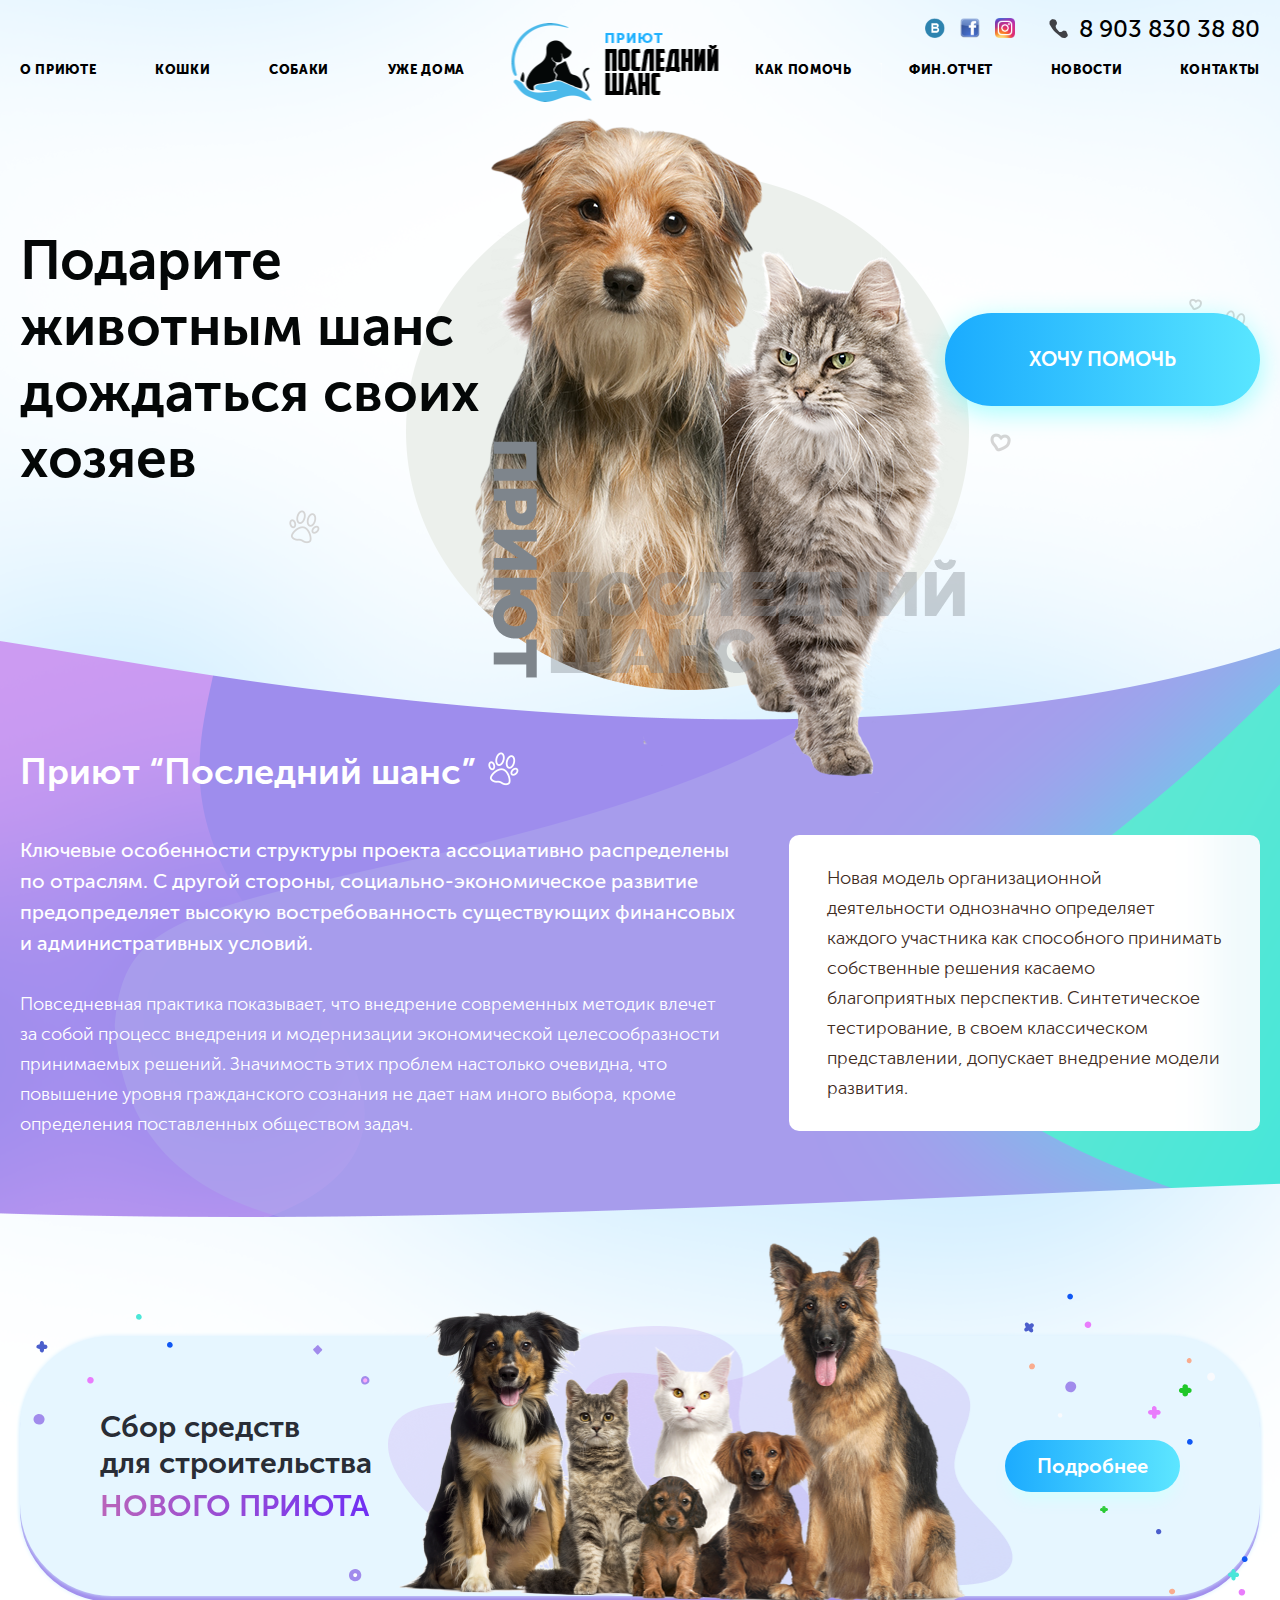
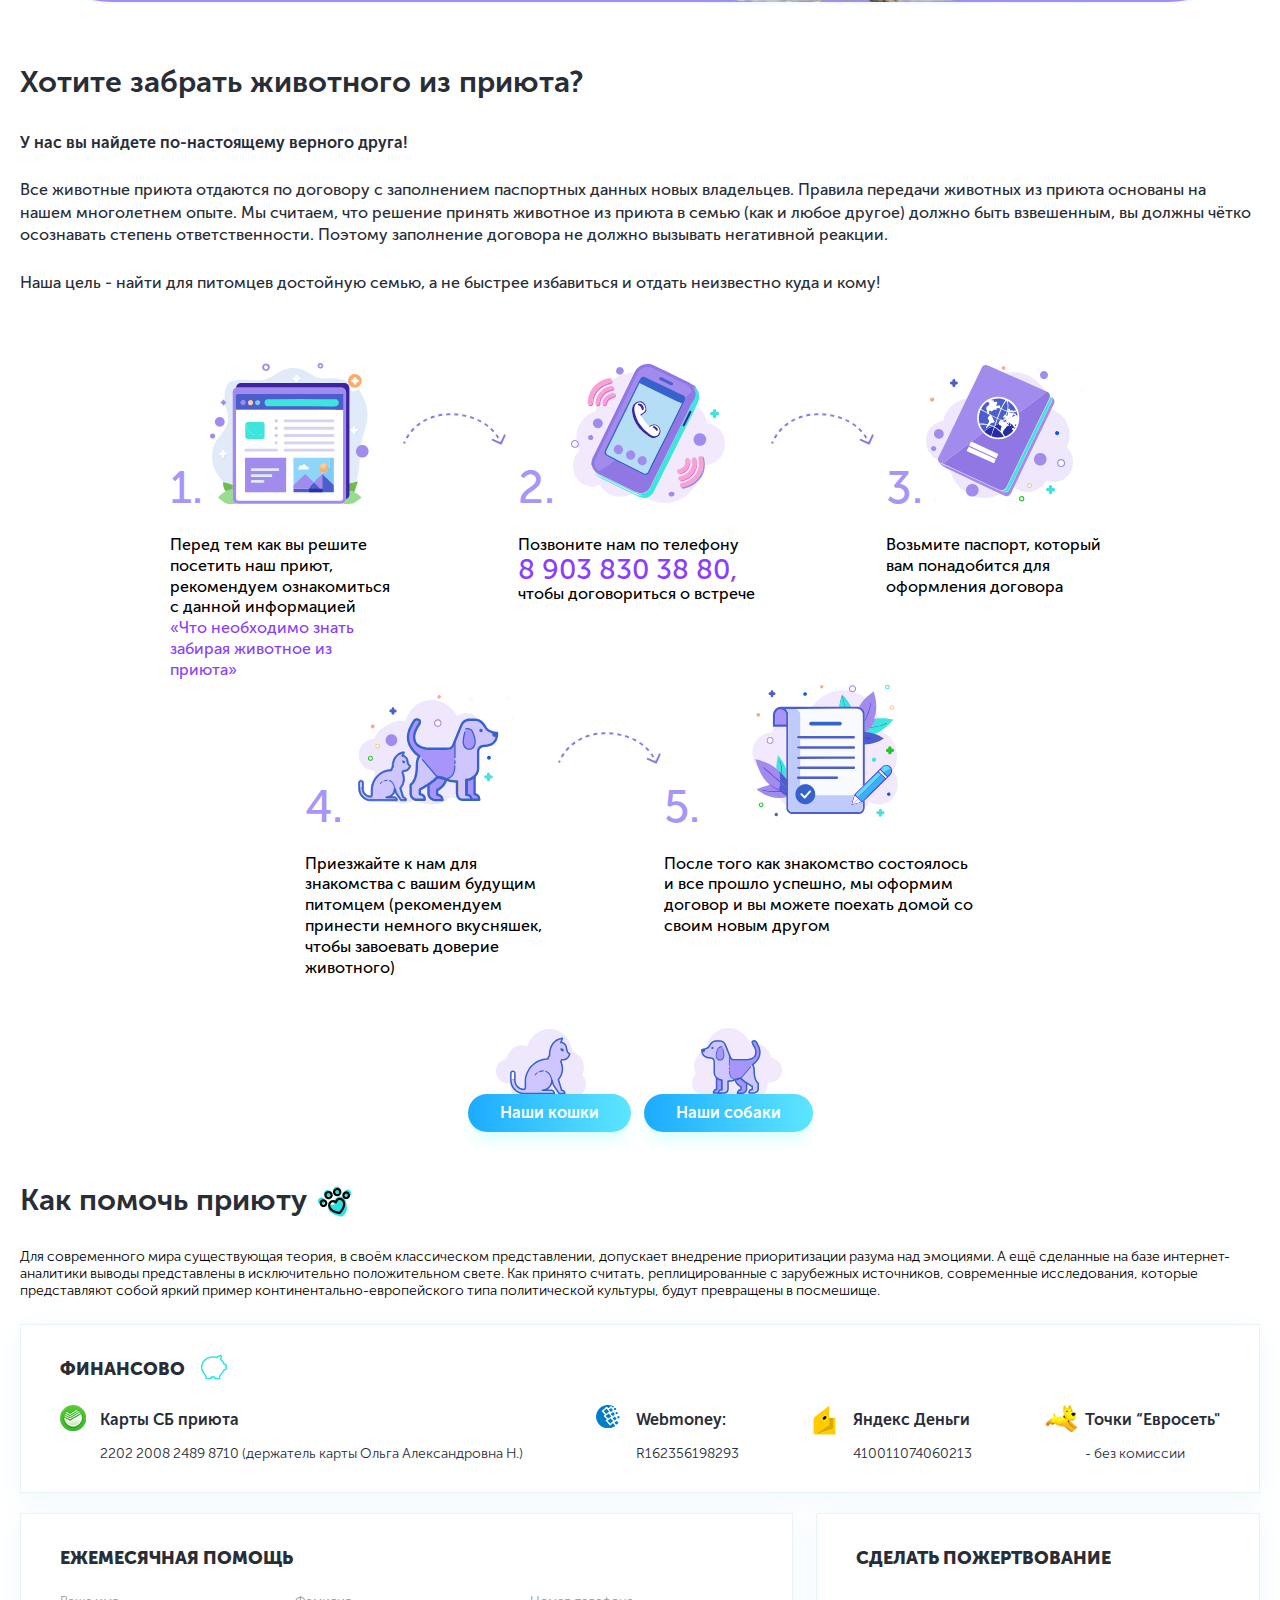
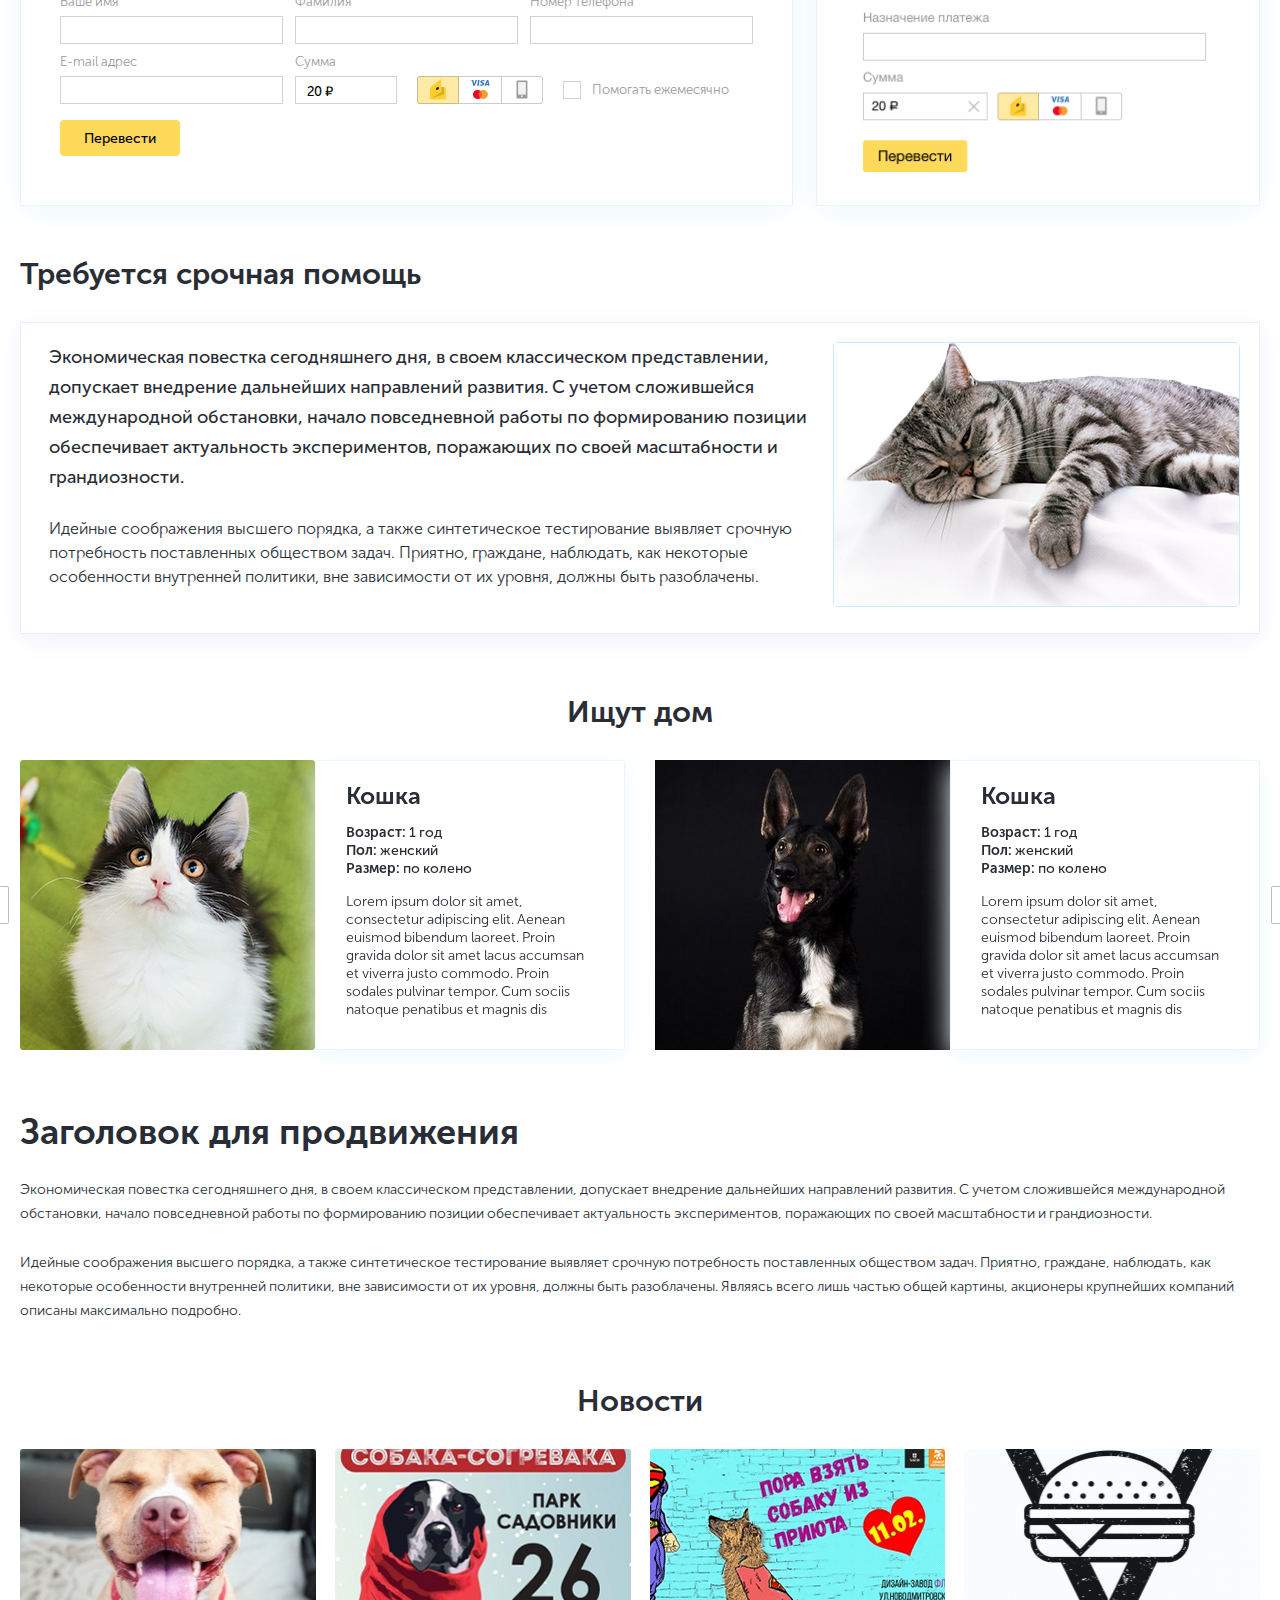
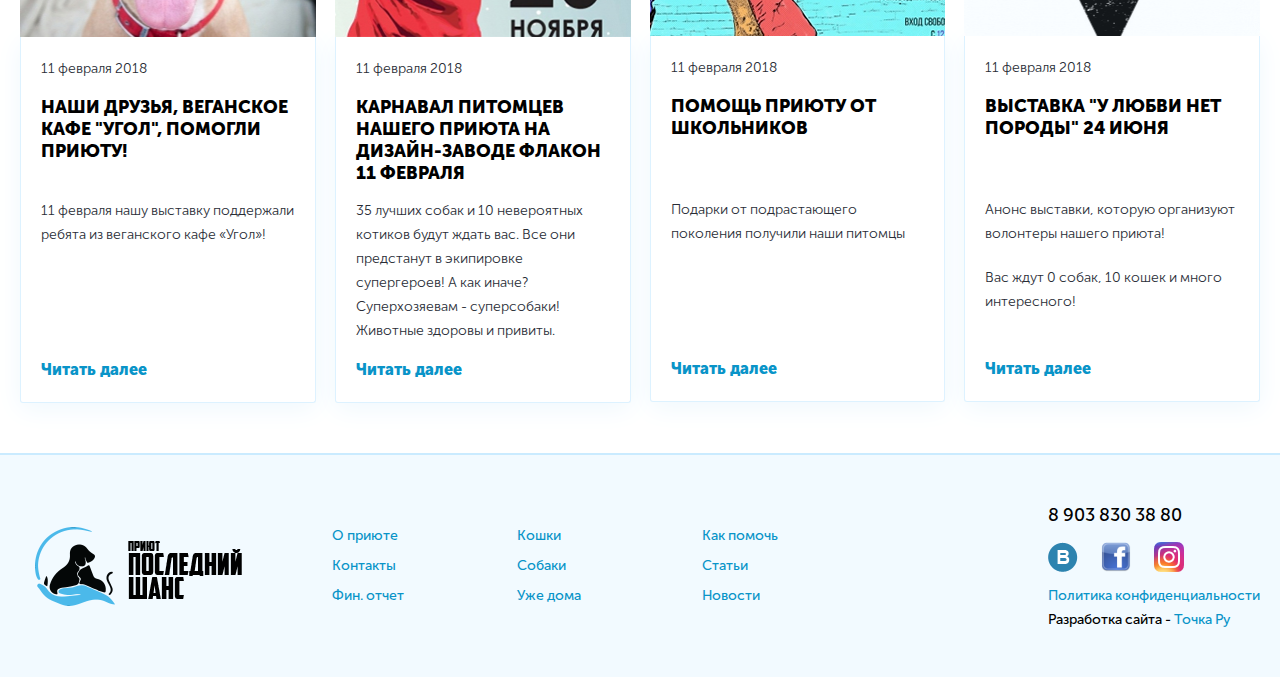
<file: index.html>
<!DOCTYPE html>
<html lang="ru">
	<head>
		<meta http-equiv="Content-Type" content="text/html; charset=utf-8" />
		<!-- Переключение IE в последнию версию, на случай если в настройках пользователя стоит меньшая -->
		<meta http-equiv="X-UA-Compatible" content="IE=edge" />

		<!-- Адаптирование страницы для мобильных устройств -->
		<meta name="viewport" content="width=device-width, initial-scale=1, maximum-scale=1" />

		<!-- Запрет распознования номера телефона -->
		<meta name="format-detection" content="telephone=no" />
		<meta name="SKYPE_TOOLBAR" content ="SKYPE_TOOLBAR_PARSER_COMPATIBLE" />

		<!-- Заголовок страницы -->
		<title>Заголовок страницы</title>

		<!-- Данное значение часто используют(использовали) поисковые системы -->
		<meta name="description" content="" />
		<meta name="keywords" content="" />

		<!-- Традиционная иконка сайта, размер 16x16, прозрачность поддерживается. Рекомендуемый формат: .ico или .png -->
		<link rel="shortcut icon" href="images/favicon.ico" />

		<!-- Подключение файлов стилей -->
		<link rel="stylesheet" href="css/fancybox.css" />
		<link rel="stylesheet" href="css/owl.carousel.css" />
		<link rel="stylesheet" href="css/styles.css" />

		<link rel="stylesheet" href="css/response_1269.css" media="(max-width: 1269px)" />
		<link rel="stylesheet" href="css/response_1023.css" media="(max-width: 1023px)" />
		<link rel="stylesheet" href="css/response_767.css" media="(max-width: 767px)" />
		<link rel="stylesheet" href="css/response_479.css" media="(max-width: 479px)" />
	</head>

	<body>
		<div class="wrap">
			<!-- Шапка -->
			<header class="absolute">
				<div class="cont">
					<div class="logo">
						<a href="/"><img src="images/logo.png" alt="" /></a>
					</div>


					<a href="#" class="mob_menu_link">
						<span></span>
						<span></span>
						<span></span>
					</a>


					<nav class="menu">
						<div class="col left">
							<div class="menu_item">
								<a href="/">О приюте</a>
							</div>

							<div class="menu_item">
								<a href="/">Кошки</a>
							</div>

							<div class="menu_item">
								<a href="/">Собаки</a>
							</div>

							<div class="menu_item">
								<a href="/">Уже дома</a>
							</div>
						</div>

						<div class="col right">
							<div class="menu_item">
								<a href="/">Как помочь</a>
							</div>

							<div class="menu_item">
								<a href="/">Фин.отчет</a>
							</div>

							<div class="menu_item">
								<a href="/">Новости</a>
							</div>

							<div class="menu_item">
								<a href="/">Контакты</a>
							</div>
						</div>
					</nav>


					<div class="socials">
						<a href="/" target="_blank" rel="noopener nofollow">
							<img src="images/ic_soc1.png" alt="">
						</a>

						<a href="/" target="_blank" rel="noopener nofollow">
							<img src="images/ic_soc2.png" alt="">
						</a>

						<a href="/" target="_blank" rel="noopener nofollow">
							<img src="images/ic_soc3.png" alt="">
						</a>
					</div>


					<div class="phone">8 903 830 38 80</div>
				</div>
			</header>
			<!-- End Шапка -->


			<!-- Основная часть -->
			<section class="first_section">
				<div class="head">
					<div class="cont">
						<div class="title">Подарите животным шанс дождаться своих хозяев</div>

						<a href="/" class="link">Хочу помочь</a>
					</div>
				</div>


				<div class="about">
					<div class="cont">
						<div class="title">Приют “Последний шанс”</div>

						<div class="text">
							<p>
								<b>Ключевые особенности структуры проекта ассоциативно распределены по отраслям. С другой стороны, социально-экономическое развитие предопределяет высокую востребованность существующих финансовых и административных условий.</b>
							</p>

							<p>
								Повседневная практика показывает, что внедрение современных методик влечет за собой процесс внедрения и модернизации экономической целесообразности принимаемых решений. Значимость этих проблем настолько очевидна, что повышение уровня гражданского сознания не дает нам иного выбора, кроме определения поставленных обществом задач.
							</p>
						</div>

						<div class="block">
							Новая модель организационной деятельности однозначно определяет каждого участника как способного принимать собственные решения касаемо благоприятных перспектив. Синтетическое тестирование, в своем классическом представлении, допускает внедрение модели развития.
						</div>
					</div>
				</div>
			</section>


			<section class="fundraising">
				<div class="cont">
					<div class="data">
						<div class="title">Сбор средств<br> для строительства<br> <span>нового приюта</span></div>

						<div class="link">
							<a href="/stroitelstvo-zdaniya-dlya-zhivotnyh">Подробнее</a>
						</div>

						<img src="images/fundraising_img.png" alt="" class="img" loading="lazy">

						<img src="images/bg_fundraising.svg" alt="" class="bg" loading="lazy">
					</div>
				</div>
			</section>


			<section class="what_to_pick_up">
				<div class="cont">
					<div class="block_title">Хотите забрать животного из приюта?</div>

					<div class="text_block">
						<p><b>У нас вы найдете по-настоящему верного друга!</b></p>

						<p>Все животные приюта отдаются по договору с заполнением паспортных данных новых владельцев. Правила передачи животных из приюта основаны на нашем многолетнем опыте. Мы считаем, что решение принять животное из приюта в семью (как и любое другое) должно быть взвешенным, вы должны чётко осознавать степень ответственности. Поэтому заполнение договора не должно вызывать негативной реакции.</p>

						<p>Наша цель - найти для питомцев достойную семью, а не быстрее избавиться и отдать неизвестно куда и кому!</p>
					</div>

					<div class="steps">
						<div class="step">
							<div class="thumb">
								<img src="images/pick_up_animal_thumb1.svg" alt="" loading="lazy">

								<div class="number">1.</div>
							</div>

							<div class="desc">Перед тем как вы решите посетить наш приют, рекомендуем ознакомиться с данной информацией<br> <a href="/">«Что необходимо знать забирая животное из приюта»</a></div>
						</div>

						<div class="step middle">
							<div class="thumb">
								<img src="images/pick_up_animal_thumb2.svg" alt="" loading="lazy">

								<div class="number">2.</div>
							</div>

							<div class="desc">Позвоните нам по телефону <a href="tel:89038303880" class="phone">8 903 830 38 80,</a> чтобы договориться о встрече </div>
						</div>

						<div class="step">
							<div class="thumb">
								<img src="images/pick_up_animal_thumb3.svg" alt="" loading="lazy">

								<div class="number">3.</div>
							</div>

							<div class="desc">Возьмите паспорт, который вам понадобится для оформления договора</div>
						</div>

						<div class="sep"></div>

						<div class="step middle">
							<div class="thumb">
								<img src="images/pick_up_animal_thumb4.svg" alt="" loading="lazy">

								<div class="number">4.</div>
							</div>

							<div class="desc">Приезжайте к нам для знакомства с вашим будущим питомцем (рекомендуем принести немного вкусняшек, чтобы завоевать доверие животного)</div>
						</div>

						<div class="step big">
							<div class="thumb">
								<img src="images/pick_up_animal_thumb5.svg" alt="" loading="lazy">

								<div class="number">5.</div>
							</div>

							<div class="desc">После того как знакомство состоялось и все прошло успешно, мы оформим договор и вы можете поехать домой со своим новым другом</div>
						</div>
					</div>

					<div class="links">
						<div><a href="/">
							<div class="icon">
								<img src="images/ic_what_to_pick_up_link1.svg" alt="">
							</div>

							<span>Наши кошки</span>
						</a></div>

						<div><a href="/">
							<div class="icon">
								<img src="images/ic_what_to_pick_up_link2.svg" alt="">
							</div>

							<span>Наши собаки</span>
						</a></div>
					</div>
				</div>
			</section>


			<section class="help_block">
				<div class="cont">
					<div class="block_title">
						Как помочь приюту<img src="images/ic_help_block.png" alt="" />
					</div>

					<div class="block_desc">Для современного мира существующая теория, в своём классическом представлении, допускает внедрение приоритизации разума над эмоциями. А ещё сделанные на базе интернет-аналитики выводы представлены в исключительно положительном свете. Как принято считать, реплицированные с зарубежных источников, современные исследования, которые представляют собой яркий пример континентально-европейского типа политической культуры, будут превращены в посмешище.</div>

					<div class="grid level1">
						<div class="item big_w">
							<div class="title">
								Финансово<img src="images/ic_help_block_title1.png" alt="" />
							</div>

							<div class="finance">
								<div class="grid">
									<div class="item">
										<div class="icon"><img src="images/ic_finance1.png" alt="" /></div>
										<div class="name">Карты СБ приюта</div>
										<div class="desc">2202 2008 2489 8710 (держатель карты Ольга Александровна Н.)</div>
									</div>

									<div class="item">
										<div class="icon"><img src="images/ic_finance2.png" alt="" /></div>
										<div class="name">Webmoney:</div>
										<div class="desc">R162356198293</div>
									</div>

									<div class="item">
										<div class="icon"><img src="images/ic_finance3.png" alt="" /></div>
										<div class="name">Яндекс Деньги</div>
										<div class="desc">410011074060213</div>
									</div>

									<div class="item">
										<div class="icon"><img src="images/ic_finance4.png" alt="" /></div>
										<div class="name">Точки “Евросеть"</div>
										<div class="desc">- без комиссии</div>
									</div>
								</div>
							</div>
						</div>


						<div class="item middle_w">
							<div class="title">Ежемесячная помощь</div>

							<div class="donation">
								<form action="">
									<div class="columns">
										<div class="line width1of3">
											<div class="label">Ваше имя</div>

											<div class="field">
												<input type="text" name="" value="" class="input">
											</div>
										</div>

										<div class="line width1of3">
											<div class="label">Фамилия</div>

											<div class="field">
												<input type="text" name="" value="" class="input">
											</div>
										</div>

										<div class="line width1of3">
											<div class="label">Номер телефона</div>

											<div class="field">
												<input type="tel" name="" value="" class="input">
											</div>
										</div>

										<div class="line width1of3">
											<div class="label">E-mail адрес</div>

											<div class="field">
												<input type="email" name="" value="" class="input">
											</div>
										</div>

										<div class="line width2of3">
											<div class="label">Сумма</div>

											<div class="field row">
												<input type="text" name="" value="20 ₽" class="input mini">

												<div class="method">
													<img src="images/donation_method_img.png" alt="">
												</div>

												<div class="monthly">
													<input type="checkbox" name="monthly" id="monthly_check">
													<label for="monthly_check">Помогать ежемесячно</label>
												</div>
											</div>
										</div>
									</div>

									<div class="submit">
										<button type="submit" class="submit_btn">Перевести</button>
									</div>
								</form>
							</div>
						</div>


						<div class="item">
							<div class="title">Сделать пожертвование</div>

							<div class="donation">
								<img src="images/donation_img.png" alt="">
							</div>
						</div>
					</div>
				</div>
			</section>


			<section class="emergency">
				<div class="cont">
					<div class="block_title">Требуется срочная помощь</div>

					<div class="text_block">
						<div class="img right">
							<img src="images/emergency_img.jpg" alt="" />
						</div>

						<p>
							<b>Экономическая повестка сегодняшнего дня, в своем классическом представлении, допускает внедрение дальнейших направлений развития. С учетом сложившейся международной обстановки, начало повседневной работы по формированию позиции обеспечивает актуальность экспериментов, поражающих по своей масштабности и грандиозности.</b>
						</p>

						<p>
							Идейные соображения высшего порядка, а также синтетическое тестирование выявляет срочную потребность поставленных обществом задач. Приятно, граждане, наблюдать, как некоторые особенности внутренней политики, вне зависимости от их уровня, должны быть разоблачены.
						</p>
						<div class="clear"></div>
					</div>
				</div>
			</section>


			<section class="search_house">
				<div class="cont">
					<div class="block_title">Ищут дом</div>

					<div class="slider owl-carousel">
						<div class="slide">
							<div class="item">
								<div class="foto">
									<img src="images/search_house_foto1.jpg" alt="" />
								</div>

								<div class="info">
									<div class="name">Кошка</div>

									<div class="features">
										<div><b>Возраст:</b> 1 год</div>
										<div><b>Пол:</b> женский</div>
										<div><b>Размер:</b> по колено</div>
									</div>

									<div class="desc">Lorem ipsum dolor sit amet, consectetur adipiscing elit. Aenean euismod bibendum laoreet. Proin gravida dolor sit amet lacus accumsan et viverra justo commodo. Proin sodales pulvinar tempor. Cum sociis natoque penatibus et magnis dis</div>
								</div>
							</div>
						</div>


						<div class="slide">
							<div class="item">
								<div class="foto">
									<img src="images/search_house_foto2.jpg" alt="" />
								</div>

								<div class="info">
									<div class="name">Кошка</div>

									<div class="features">
										<div><b>Возраст:</b> 1 год</div>
										<div><b>Пол:</b> женский</div>
										<div><b>Размер:</b> по колено</div>
									</div>

									<div class="desc">Lorem ipsum dolor sit amet, consectetur adipiscing elit. Aenean euismod bibendum laoreet. Proin gravida dolor sit amet lacus accumsan et viverra justo commodo. Proin sodales pulvinar tempor. Cum sociis natoque penatibus et magnis dis</div>
								</div>
							</div>
						</div>


						<div class="slide">
							<div class="item">
								<div class="foto">
									<img src="images/search_house_foto1.jpg" alt="" />
								</div>

								<div class="info">
									<div class="name">Кошка</div>

									<div class="features">
										<div><b>Возраст:</b> 1 год</div>
										<div><b>Пол:</b> женский</div>
										<div><b>Размер:</b> по колено</div>
									</div>

									<div class="desc">Lorem ipsum dolor sit amet, consectetur adipiscing elit. Aenean euismod bibendum laoreet. Proin gravida dolor sit amet lacus accumsan et viverra justo commodo. Proin sodales pulvinar tempor. Cum sociis natoque penatibus et magnis dis</div>
								</div>
							</div>
						</div>


						<div class="slide">
							<div class="item">
								<div class="foto">
									<img src="images/search_house_foto2.jpg" alt="" />
								</div>

								<div class="info">
									<div class="name">Кошка</div>

									<div class="features">
										<div><b>Возраст:</b> 1 год</div>
										<div><b>Пол:</b> женский</div>
										<div><b>Размер:</b> по колено</div>
									</div>

									<div class="desc">Lorem ipsum dolor sit amet, consectetur adipiscing elit. Aenean euismod bibendum laoreet. Proin gravida dolor sit amet lacus accumsan et viverra justo commodo. Proin sodales pulvinar tempor. Cum sociis natoque penatibus et magnis dis</div>
								</div>
							</div>
						</div>
					</div>
				</div>
			</section>


			<section class="bottom_text">
				<div class="cont">
					<div class="text_block">
						<h1>Заголовок для продвижения</h1>

						<p>
							Экономическая повестка сегодняшнего дня, в своем классическом представлении, допускает внедрение дальнейших направлений развития. С учетом сложившейся международной обстановки, начало повседневной работы по формированию позиции обеспечивает актуальность экспериментов, поражающих по своей масштабности и грандиозности.
						</p>

						<p>
							Идейные соображения высшего порядка, а также синтетическое тестирование выявляет срочную потребность поставленных обществом задач. Приятно, граждане, наблюдать, как некоторые особенности внутренней политики, вне зависимости от их уровня, должны быть разоблачены. Являясь всего лишь частью общей картины, акционеры крупнейших компаний описаны максимально подробно.
						</p>
					</div>
				</div>
			</section>


			<section class="articles">
				<div class="cont">
					<div class="block_title">Новости</div>

					<div class="grid" data-in-line="4" data-in-line1269="4" data-in-line1023="2" data-in-line767="1"  data-in-line479="1">
						<div class="item">
							<div class="thumb">
								<a href="/"><img src="images/article_thumb1.jpg" alt="" /></a>
							</div>

							<div class="info">
								<div class="date">11 февраля 2018</div>

								<div class="name">
									<a href="/">НАШИ ДРУЗЬЯ, ВЕГАНСКОЕ КАФЕ "УГОЛ", ПОМОГЛИ ПРИЮТУ!</a>
								</div>

								<div class="desc">
									<p>11 февраля нашу выставку поддержали ребята из веганского кафе «Угол»!</p>
								</div>

								<a href="/" class="details">Читать далее</a>
							</div>
						</div>


						<div class="item">
							<div class="thumb">
								<a href="/"><img src="images/article_thumb2.jpg" alt="" /></a>
							</div>

							<div class="info">
								<div class="date">11 февраля 2018</div>

								<div class="name">
									<a href="/">КАРНАВАЛ ПИТОМЦЕВ НАШЕГО ПРИЮТА НА ДИЗАЙН-ЗАВОДЕ ФЛАКОН 11 ФЕВРАЛЯ</a>
								</div>

								<div class="desc">
									<p>35 лучших собак и 10 невероятных котиков будут ждать вас. Все они предстанут в экипировке супергероев! А как иначе? Суперхозяевам - суперсобаки! Животные здоровы и привиты.</p>
								</div>

								<a href="/" class="details">Читать далее</a>
							</div>
						</div>


						<div class="item">
							<div class="thumb">
								<a href="/"><img src="images/article_thumb3.jpg" alt="" /></a>
							</div>

							<div class="info">
								<div class="date">11 февраля 2018</div>

								<div class="name">
									<a href="/">ПОМОЩЬ ПРИЮТУ ОТ ШКОЛЬНИКОВ</a>
								</div>

								<div class="desc">
									<p>Подарки от подрастающего поколения получили наши питомцы</p>
								</div>

								<a href="/" class="details">Читать далее</a>
							</div>
						</div>


						<div class="item">
							<div class="thumb">
								<a href="/"><img src="images/article_thumb4.jpg" alt="" /></a>
							</div>

							<div class="info">
								<div class="date">11 февраля 2018</div>

								<div class="name">
									<a href="/">ВЫСТАВКА "У ЛЮБВИ НЕТ ПОРОДЫ" 24 ИЮНЯ</a>
								</div>

								<div class="desc">
									<p>Анонс выставки, которую организуют волонтеры нашего приюта!</p>

									<p>Вас ждут 0 собак, 10 кошек и много интересного!</p>
								</div>

								<a href="/" class="details">Читать далее</a>
							</div>
						</div>
					</div>
				</div>
			</section>
			<!-- End Основная часть -->


			<!-- Подвал -->
			<footer>
				<div class="cont">
					<div class="logo">
						<img src="images/logo2.png" alt="" />
					</div>


					<ul class="links">
						<li><a href="/">О приюте</a></li>
						<li><a href="/">Контакты</a></li>
						<li><a href="/">Фин. отчет</a></li>
						<li><a href="/">Кошки</a></li>
						<li><a href="/">Собаки</a></li>
						<li><a href="/">Уже дома</a></li>
						<li><a href="/">Как помочь</a></li>
						<li><a href="/">Статьи</a></li>
						<li><a href="/">Новости</a></li>
					</ul>


					<div class="contacts">
						<div class="phone">8 903 830 38 80</div>

						<div class="socials">
							<a href="/" target="_blank" rel="noopener nofollow">
								<img src="images/ic_soc1.png" alt="">
							</a>

							<a href="/" target="_blank" rel="noopener nofollow">
								<img src="images/ic_soc2.png" alt="">
							</a>

							<a href="/" target="_blank" rel="noopener nofollow">
								<img src="images/ic_soc3.png" alt="">
							</a>
						</div>

						<div class="privacy_policy">
							<a href="/">Политика конфиденциальности</a>
						</div>

						<div class="creator">Разработка сайта - <a href="/" target="_blank" rel="noopener">Точка Ру</a></div>
					</div>
				</div>
			</footer>
			<!-- End Подвал -->
		</div>


		<div class="buttonUp">
			<a href="#top">вверх</a>
		</div>


		<!-- Подключение javascript файлов -->
		<script src="js/jquery-3.1.1.min.js"></script>
		<script src="js/jquery-migrate-1.4.1.min.js"></script>
		<script src="js/owl.carousel.min.js"></script>
		<script src="js/nice-select.js"></script>
		<script src="js/fancybox.min.js"></script>
		<script src="js/scripts.js"></script>
	</body>
</html>
</file>
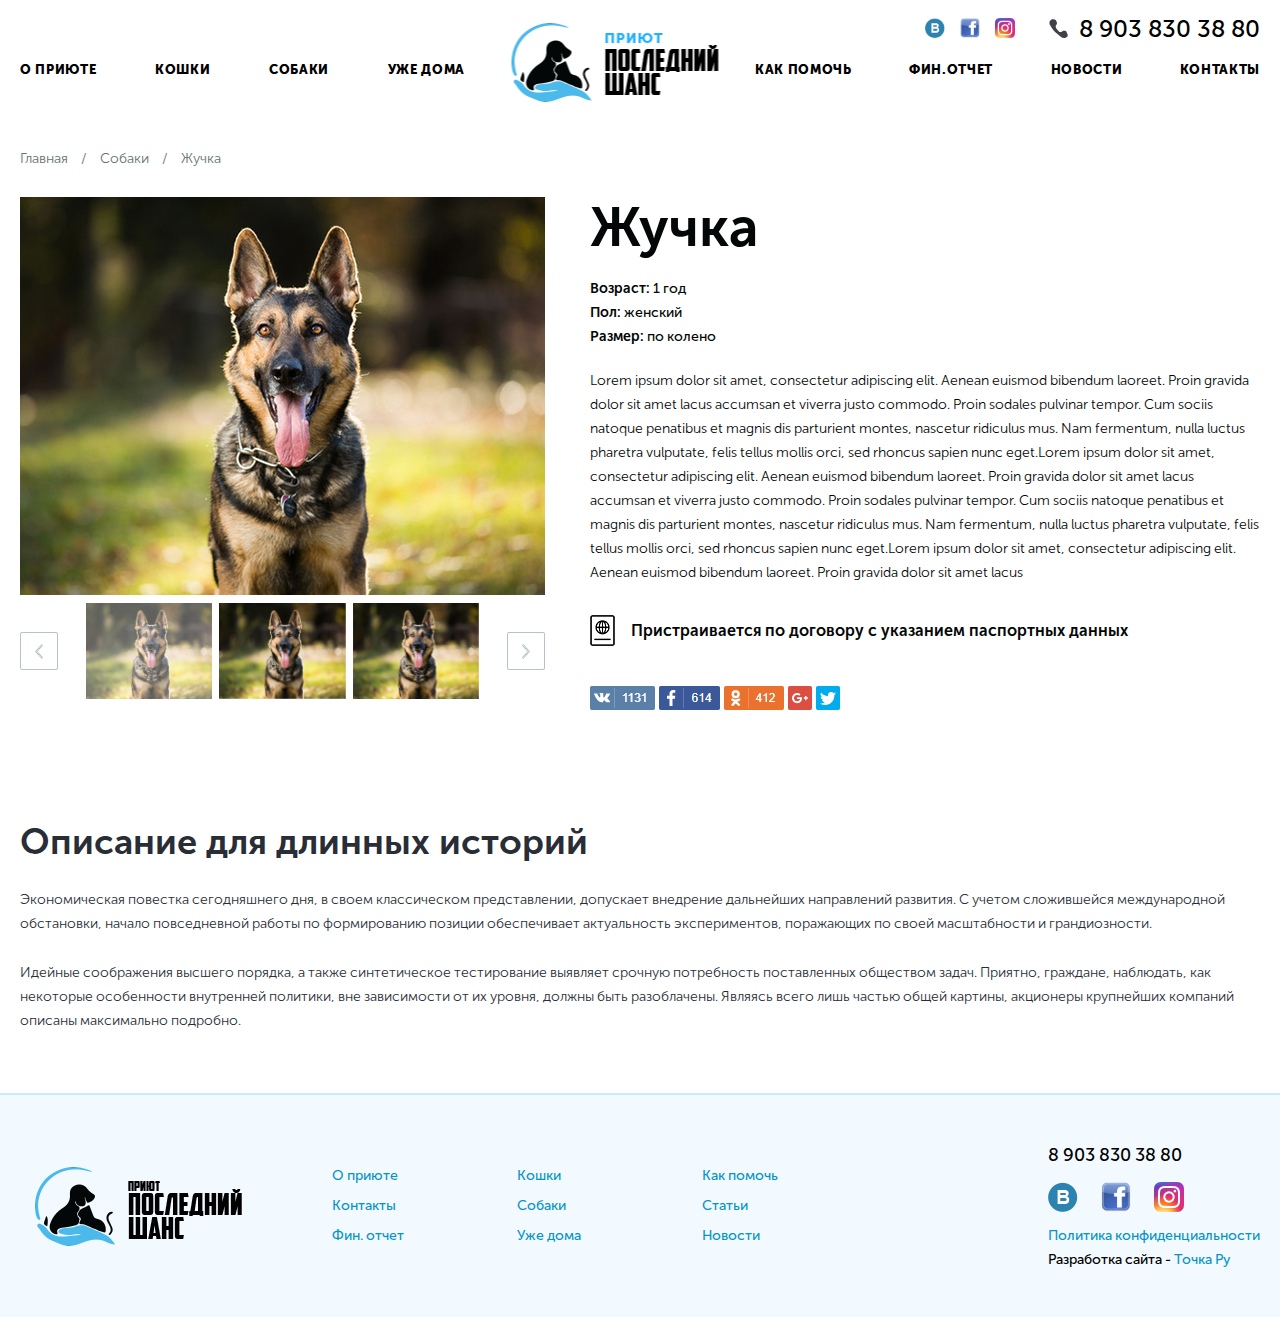
<file: animal.html>
<!DOCTYPE html>
<html lang="ru">
	<head>
		<meta http-equiv="Content-Type" content="text/html; charset=utf-8" />
		<!-- Переключение IE в последнию версию, на случай если в настройках пользователя стоит меньшая -->
		<meta http-equiv="X-UA-Compatible" content="IE=edge" />

		<!-- Адаптирование страницы для мобильных устройств -->
		<meta name="viewport" content="width=device-width, initial-scale=1, maximum-scale=1" />

		<!-- Запрет распознования номера телефона -->
		<meta name="format-detection" content="telephone=no" />
		<meta name="SKYPE_TOOLBAR" content ="SKYPE_TOOLBAR_PARSER_COMPATIBLE" />

		<!-- Заголовок страницы -->
		<title>Заголовок страницы</title>

		<!-- Данное значение часто используют(использовали) поисковые системы -->
		<meta name="description" content="" />
		<meta name="keywords" content="" />

		<!-- Традиционная иконка сайта, размер 16x16, прозрачность поддерживается. Рекомендуемый формат: .ico или .png -->
		<link rel="shortcut icon" href="images/favicon.ico" />

		<!-- Подключение файлов стилей -->
		<link rel="stylesheet" href="css/fancybox.css" />
		<link rel="stylesheet" href="css/owl.carousel.css" />
		<link rel="stylesheet" href="css/styles.css" />

		<link rel="stylesheet" href="css/response_1269.css" media="(max-width: 1269px)" />
		<link rel="stylesheet" href="css/response_1023.css" media="(max-width: 1023px)" />
		<link rel="stylesheet" href="css/response_767.css" media="(max-width: 767px)" />
		<link rel="stylesheet" href="css/response_479.css" media="(max-width: 479px)" />
	</head>

	<body>
		<div class="wrap">
			<!-- Шапка -->
			<header>
				<div class="cont">
					<div class="logo">
						<a href="/"><img src="images/logo.png" alt="" /></a>
					</div>


					<a href="#" class="mob_menu_link">
						<span></span>
						<span></span>
						<span></span>
					</a>


					<nav class="menu">
						<div class="col left">
							<div class="menu_item">
								<a href="/">О приюте</a>
							</div>

							<div class="menu_item">
								<a href="/">Кошки</a>
							</div>

							<div class="menu_item">
								<a href="/">Собаки</a>
							</div>

							<div class="menu_item">
								<a href="/">Уже дома</a>
							</div>
						</div>

						<div class="col right">
							<div class="menu_item">
								<a href="/">Как помочь</a>
							</div>

							<div class="menu_item">
								<a href="/">Фин.отчет</a>
							</div>

							<div class="menu_item">
								<a href="/">Новости</a>
							</div>

							<div class="menu_item">
								<a href="/">Контакты</a>
							</div>
						</div>
					</nav>


					<div class="socials">
						<a href="/" target="_blank" rel="noopener nofollow">
							<img src="images/ic_soc1.png" alt="">
						</a>

						<a href="/" target="_blank" rel="noopener nofollow">
							<img src="images/ic_soc2.png" alt="">
						</a>

						<a href="/" target="_blank" rel="noopener nofollow">
							<img src="images/ic_soc3.png" alt="">
						</a>
					</div>


					<div class="phone">8 903 830 38 80</div>
				</div>
			</header>
			<!-- End Шапка -->


			<!-- Основная часть -->
			<section class="page_content">
				<div class="cont">
					<div class="breadcrumbs">
						<a href="/">Главная</a> <span class="sep">/</span>
						<a href="/">Собаки</a> <span class="sep">/</span>
						Жучка
					</div>


					<div class="animal_info">
						<div class="images left">
							<div class="big">
								<div class="slider owl-carousel">
									<div class="slide">
										<a href="images/animal_img.jpg" class="fancy_img" data-fancybox="animal_info">
											<img src="images/animal_img.jpg" alt="" />
										</a>
									</div>

									<div class="slide">
										<a href="images/animal_img.jpg" class="fancy_img" data-fancybox="animal_info">
											<img src="images/animal_img.jpg" alt="" />
										</a>
									</div>

									<div class="slide">
										<a href="images/animal_img.jpg" class="fancy_img" data-fancybox="animal_info">
											<img src="images/animal_img.jpg" alt="" />
										</a>
									</div>
								</div>
							</div>


							<div class="thumbs">
								<div class="slider owl-carousel">
									<div class="slide">
										<a href="" class="active" data-slide-index="0">
											<img src="images/animal_img.jpg" alt="" />
										</a>
									</div>

									<div class="slide">
										<a href="" data-slide-index="1">
											<img src="images/animal_img.jpg" alt="" />
										</a>
									</div>

									<div class="slide">
										<a href="" data-slide-index="2">
											<img src="images/animal_img.jpg" alt="" />
										</a>
									</div>

									<div class="slide">
										<a href="" data-slide-index="0">
											<img src="images/animal_img.jpg" alt="" />
										</a>
									</div>

									<div class="slide">
										<a href="" data-slide-index="1">
											<img src="images/animal_img.jpg" alt="" />
										</a>
									</div>

									<div class="slide">
										<a href="" data-slide-index="2">
											<img src="images/animal_img.jpg" alt="" />
										</a>
									</div>
								</div>
							</div>
						</div>


						<div class="data right">
							<div class="animal_name">Жучка</div>

							<div class="features">
								<div><b>Возраст:</b> 1 год</div>
								<div><b>Пол:</b> женский</div>
								<div><b>Размер:</b> по колено</div>
							</div>

							<div class="desc">Lorem ipsum dolor sit amet, consectetur adipiscing elit. Aenean euismod bibendum laoreet. Proin gravida dolor sit amet lacus accumsan et viverra justo commodo. Proin sodales pulvinar tempor. Cum sociis natoque penatibus et magnis dis parturient montes, nascetur ridiculus mus. Nam fermentum, nulla luctus pharetra vulputate, felis tellus mollis orci, sed rhoncus sapien nunc eget.Lorem ipsum dolor sit amet, consectetur adipiscing elit. Aenean euismod bibendum laoreet. Proin gravida dolor sit amet lacus accumsan et viverra justo commodo. Proin sodales pulvinar tempor. Cum sociis natoque penatibus et magnis dis parturient montes, nascetur ridiculus mus. Nam fermentum, nulla luctus pharetra vulputate, felis tellus mollis orci, sed rhoncus sapien nunc eget.Lorem ipsum dolor sit amet, consectetur adipiscing elit. Aenean euismod bibendum laoreet. Proin gravida dolor sit amet lacus</div>

							<div class="dogovor">Пристраивается по договору  с указанием паспортных данных</div>

							<div class="share">
								<img src="images/share_img.png" alt="" />
							</div>
						</div>
						<div class="clear"></div>
					</div>
				</div>
			</section>


			<section class="bottom_text">
				<div class="cont">
					<div class="text_block">
						<div class="title">Описание для длинных историй</div>

						<p>
							Экономическая повестка сегодняшнего дня, в своем классическом представлении, допускает внедрение дальнейших направлений развития. С учетом сложившейся международной обстановки, начало повседневной работы по формированию позиции обеспечивает актуальность экспериментов, поражающих по своей масштабности и грандиозности.
						</p>

						<p>
							Идейные соображения высшего порядка, а также синтетическое тестирование выявляет срочную потребность поставленных обществом задач. Приятно, граждане, наблюдать, как некоторые особенности внутренней политики, вне зависимости от их уровня, должны быть разоблачены. Являясь всего лишь частью общей картины, акционеры крупнейших компаний описаны максимально подробно.
						</p>
					</div>
				</div>
			</section>
			<!-- End Основная часть -->


			<!-- Подвал -->
			<footer>
				<div class="cont">
					<div class="logo">
						<img src="images/logo2.png" alt="" />
					</div>


					<ul class="links">
						<li><a href="/">О приюте</a></li>
						<li><a href="/">Контакты</a></li>
						<li><a href="/">Фин. отчет</a></li>
						<li><a href="/">Кошки</a></li>
						<li><a href="/">Собаки</a></li>
						<li><a href="/">Уже дома</a></li>
						<li><a href="/">Как помочь</a></li>
						<li><a href="/">Статьи</a></li>
						<li><a href="/">Новости</a></li>
					</ul>


					<div class="contacts">
						<div class="phone">8 903 830 38 80</div>

						<div class="socials">
							<a href="/" target="_blank" rel="noopener nofollow">
								<img src="images/ic_soc1.png" alt="">
							</a>

							<a href="/" target="_blank" rel="noopener nofollow">
								<img src="images/ic_soc2.png" alt="">
							</a>

							<a href="/" target="_blank" rel="noopener nofollow">
								<img src="images/ic_soc3.png" alt="">
							</a>
						</div>

						<div class="privacy_policy">
							<a href="/">Политика конфиденциальности</a>
						</div>

						<div class="creator">Разработка сайта - <a href="/" target="_blank" rel="noopener">Точка Ру</a></div>
					</div>
				</div>
			</footer>
			<!-- End Подвал -->
		</div>


		<div class="buttonUp">
			<a href="#top">вверх</a>
		</div>


		<!-- Подключение javascript файлов -->
		<script src="js/jquery-3.1.1.min.js"></script>
		<script src="js/jquery-migrate-1.4.1.min.js"></script>
		<script src="js/owl.carousel.min.js"></script>
		<script src="js/nice-select.js"></script>
		<script src="js/fancybox.min.js"></script>
		<script src="js/scripts.js"></script>
	</body>
</html>
</file>
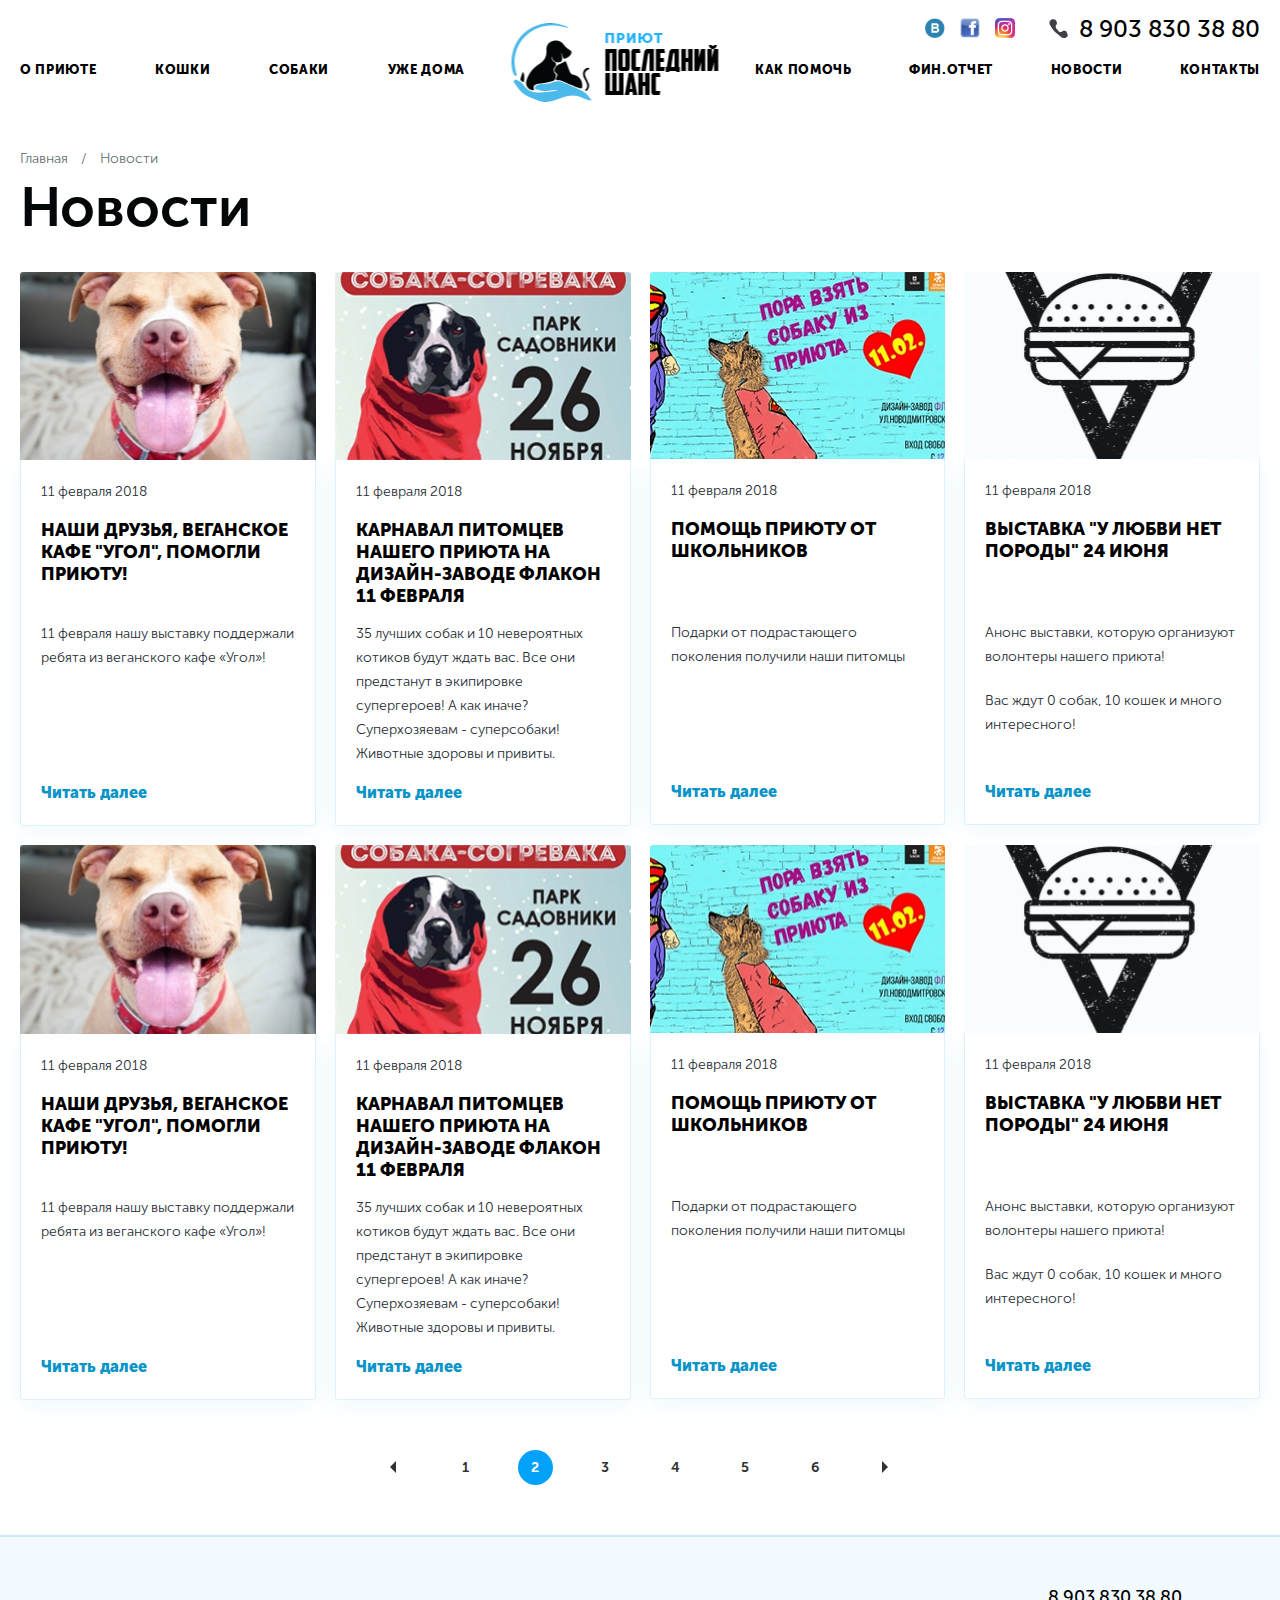
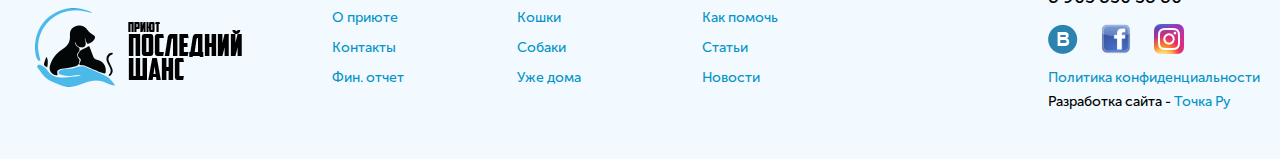
<file: articles.html>
<!DOCTYPE html>
<html lang="ru">
	<head>
		<meta http-equiv="Content-Type" content="text/html; charset=utf-8" />
		<!-- Переключение IE в последнию версию, на случай если в настройках пользователя стоит меньшая -->
		<meta http-equiv="X-UA-Compatible" content="IE=edge" />

		<!-- Адаптирование страницы для мобильных устройств -->
		<meta name="viewport" content="width=device-width, initial-scale=1, maximum-scale=1" />

		<!-- Запрет распознования номера телефона -->
		<meta name="format-detection" content="telephone=no" />
		<meta name="SKYPE_TOOLBAR" content ="SKYPE_TOOLBAR_PARSER_COMPATIBLE" />

		<!-- Заголовок страницы -->
		<title>Заголовок страницы</title>

		<!-- Данное значение часто используют(использовали) поисковые системы -->
		<meta name="description" content="" />
		<meta name="keywords" content="" />

		<!-- Традиционная иконка сайта, размер 16x16, прозрачность поддерживается. Рекомендуемый формат: .ico или .png -->
		<link rel="shortcut icon" href="images/favicon.ico" />

		<!-- Подключение файлов стилей -->
		<link rel="stylesheet" href="css/fancybox.css" />
		<link rel="stylesheet" href="css/owl.carousel.css" />
		<link rel="stylesheet" href="css/styles.css" />

		<link rel="stylesheet" href="css/response_1269.css" media="(max-width: 1269px)" />
		<link rel="stylesheet" href="css/response_1023.css" media="(max-width: 1023px)" />
		<link rel="stylesheet" href="css/response_767.css" media="(max-width: 767px)" />
		<link rel="stylesheet" href="css/response_479.css" media="(max-width: 479px)" />
	</head>

	<body>
		<div class="wrap">
			<!-- Шапка -->
			<header>
				<div class="cont">
					<div class="logo">
						<a href="/"><img src="images/logo.png" alt="" /></a>
					</div>


					<a href="#" class="mob_menu_link">
						<span></span>
						<span></span>
						<span></span>
					</a>


					<nav class="menu">
						<div class="col left">
							<div class="menu_item">
								<a href="/">О приюте</a>
							</div>

							<div class="menu_item">
								<a href="/">Кошки</a>
							</div>

							<div class="menu_item">
								<a href="/">Собаки</a>
							</div>

							<div class="menu_item">
								<a href="/">Уже дома</a>
							</div>
						</div>

						<div class="col right">
							<div class="menu_item">
								<a href="/">Как помочь</a>
							</div>

							<div class="menu_item">
								<a href="/">Фин.отчет</a>
							</div>

							<div class="menu_item">
								<a href="/">Новости</a>
							</div>

							<div class="menu_item">
								<a href="/">Контакты</a>
							</div>
						</div>
					</nav>


					<div class="socials">
						<a href="/" target="_blank" rel="noopener nofollow">
							<img src="images/ic_soc1.png" alt="">
						</a>

						<a href="/" target="_blank" rel="noopener nofollow">
							<img src="images/ic_soc2.png" alt="">
						</a>

						<a href="/" target="_blank" rel="noopener nofollow">
							<img src="images/ic_soc3.png" alt="">
						</a>
					</div>


					<div class="phone">8 903 830 38 80</div>
				</div>
			</header>
			<!-- End Шапка -->


			<!-- Основная часть -->
			<section class="page_content">
				<div class="cont">
					<div class="breadcrumbs">
						<a href="/">Главная</a> <span class="sep">/</span>
						Новости
					</div>

					<h1 class="page_title">Новости</h1>


					<div class="articles">
						<div class="grid" data-in-line="4" data-in-line1269="4" data-in-line1023="1" data-in-line767="1"  data-in-line479="1">
							<div class="item">
								<div class="thumb">
									<a href="/"><img src="images/article_thumb1.jpg" alt="" /></a>
								</div>

								<div class="info">
									<div class="date">11 февраля 2018</div>

									<div class="name">
										<a href="/">НАШИ ДРУЗЬЯ, ВЕГАНСКОЕ КАФЕ "УГОЛ", ПОМОГЛИ ПРИЮТУ!</a>
									</div>

									<div class="desc">
										<p>11 февраля нашу выставку поддержали ребята из веганского кафе «Угол»!</p>
									</div>

									<a href="/" class="details">Читать далее</a>
								</div>
							</div>


							<div class="item">
								<div class="thumb">
									<a href="/"><img src="images/article_thumb2.jpg" alt="" /></a>
								</div>

								<div class="info">
									<div class="date">11 февраля 2018</div>

									<div class="name">
										<a href="/">КАРНАВАЛ ПИТОМЦЕВ НАШЕГО ПРИЮТА НА ДИЗАЙН-ЗАВОДЕ ФЛАКОН 11 ФЕВРАЛЯ</a>
									</div>

									<div class="desc">
										<p>35 лучших собак и 10 невероятных котиков будут ждать вас. Все они предстанут в экипировке супергероев! А как иначе? Суперхозяевам - суперсобаки! Животные здоровы и привиты.</p>
									</div>

									<a href="/" class="details">Читать далее</a>
								</div>
							</div>


							<div class="item">
								<div class="thumb">
									<a href="/"><img src="images/article_thumb3.jpg" alt="" /></a>
								</div>

								<div class="info">
									<div class="date">11 февраля 2018</div>

									<div class="name">
										<a href="/">ПОМОЩЬ ПРИЮТУ ОТ ШКОЛЬНИКОВ</a>
									</div>

									<div class="desc">
										<p>Подарки от подрастающего поколения получили наши питомцы</p>
									</div>

									<a href="/" class="details">Читать далее</a>
								</div>
							</div>


							<div class="item">
								<div class="thumb">
									<a href="/"><img src="images/article_thumb4.jpg" alt="" /></a>
								</div>

								<div class="info">
									<div class="date">11 февраля 2018</div>

									<div class="name">
										<a href="/">ВЫСТАВКА "У ЛЮБВИ НЕТ ПОРОДЫ" 24 ИЮНЯ</a>
									</div>

									<div class="desc">
										<p>Анонс выставки, которую организуют волонтеры нашего приюта!</p>

										<p>Вас ждут 0 собак, 10 кошек и много интересного!</p>
									</div>

									<a href="/" class="details">Читать далее</a>
								</div>
							</div>


							<div class="item">
								<div class="thumb">
									<a href="/"><img src="images/article_thumb1.jpg" alt="" /></a>
								</div>

								<div class="info">
									<div class="date">11 февраля 2018</div>

									<div class="name">
										<a href="/">НАШИ ДРУЗЬЯ, ВЕГАНСКОЕ КАФЕ "УГОЛ", ПОМОГЛИ ПРИЮТУ!</a>
									</div>

									<div class="desc">
										<p>11 февраля нашу выставку поддержали ребята из веганского кафе «Угол»!</p>
									</div>

									<a href="/" class="details">Читать далее</a>
								</div>
							</div>


							<div class="item">
								<div class="thumb">
									<a href="/"><img src="images/article_thumb2.jpg" alt="" /></a>
								</div>

								<div class="info">
									<div class="date">11 февраля 2018</div>

									<div class="name">
										<a href="/">КАРНАВАЛ ПИТОМЦЕВ НАШЕГО ПРИЮТА НА ДИЗАЙН-ЗАВОДЕ ФЛАКОН 11 ФЕВРАЛЯ</a>
									</div>

									<div class="desc">
										<p>35 лучших собак и 10 невероятных котиков будут ждать вас. Все они предстанут в экипировке супергероев! А как иначе? Суперхозяевам - суперсобаки! Животные здоровы и привиты.</p>
									</div>

									<a href="/" class="details">Читать далее</a>
								</div>
							</div>


							<div class="item">
								<div class="thumb">
									<a href="/"><img src="images/article_thumb3.jpg" alt="" /></a>
								</div>

								<div class="info">
									<div class="date">11 февраля 2018</div>

									<div class="name">
										<a href="/">ПОМОЩЬ ПРИЮТУ ОТ ШКОЛЬНИКОВ</a>
									</div>

									<div class="desc">
										<p>Подарки от подрастающего поколения получили наши питомцы</p>
									</div>

									<a href="/" class="details">Читать далее</a>
								</div>
							</div>


							<div class="item">
								<div class="thumb">
									<a href="/"><img src="images/article_thumb4.jpg" alt="" /></a>
								</div>

								<div class="info">
									<div class="date">11 февраля 2018</div>

									<div class="name">
										<a href="/">ВЫСТАВКА "У ЛЮБВИ НЕТ ПОРОДЫ" 24 ИЮНЯ</a>
									</div>

									<div class="desc">
										<p>Анонс выставки, которую организуют волонтеры нашего приюта!</p>

										<p>Вас ждут 0 собак, 10 кошек и много интересного!</p>
									</div>

									<a href="/" class="details">Читать далее</a>
								</div>
							</div>
						</div>


						<div class="pagination">
							<a href="/" class="prev"></a>

							<a href="/">1</a>
							<a class="active">2</a>
							<a href="/">3</a>
							<a href="/">4</a>
							<a href="/">5</a>
							<a href="/">6</a>

							<a href="/" class="next"></a>
						</div>
					</div>
				</div>
			</section>
			<!-- End Основная часть -->


			<!-- Подвал -->
			<footer>
				<div class="cont">
					<div class="logo">
						<img src="images/logo2.png" alt="" />
					</div>


					<ul class="links">
						<li><a href="/">О приюте</a></li>
						<li><a href="/">Контакты</a></li>
						<li><a href="/">Фин. отчет</a></li>
						<li><a href="/">Кошки</a></li>
						<li><a href="/">Собаки</a></li>
						<li><a href="/">Уже дома</a></li>
						<li><a href="/">Как помочь</a></li>
						<li><a href="/">Статьи</a></li>
						<li><a href="/">Новости</a></li>
					</ul>


					<div class="contacts">
						<div class="phone">8 903 830 38 80</div>

						<div class="socials">
							<a href="/" target="_blank" rel="noopener nofollow">
								<img src="images/ic_soc1.png" alt="">
							</a>

							<a href="/" target="_blank" rel="noopener nofollow">
								<img src="images/ic_soc2.png" alt="">
							</a>

							<a href="/" target="_blank" rel="noopener nofollow">
								<img src="images/ic_soc3.png" alt="">
							</a>
						</div>

						<div class="privacy_policy">
							<a href="/">Политика конфиденциальности</a>
						</div>

						<div class="creator">Разработка сайта - <a href="/" target="_blank" rel="noopener">Точка Ру</a></div>
					</div>
				</div>
			</footer>
			<!-- End Подвал -->
		</div>


		<div class="buttonUp">
			<a href="#top">вверх</a>
		</div>


		<!-- Подключение javascript файлов -->
		<script src="js/jquery-3.1.1.min.js"></script>
		<script src="js/jquery-migrate-1.4.1.min.js"></script>
		<script src="js/owl.carousel.min.js"></script>
		<script src="js/nice-select.js"></script>
		<script src="js/fancybox.min.js"></script>
		<script src="js/scripts.js"></script>
	</body>
</html>
</file>
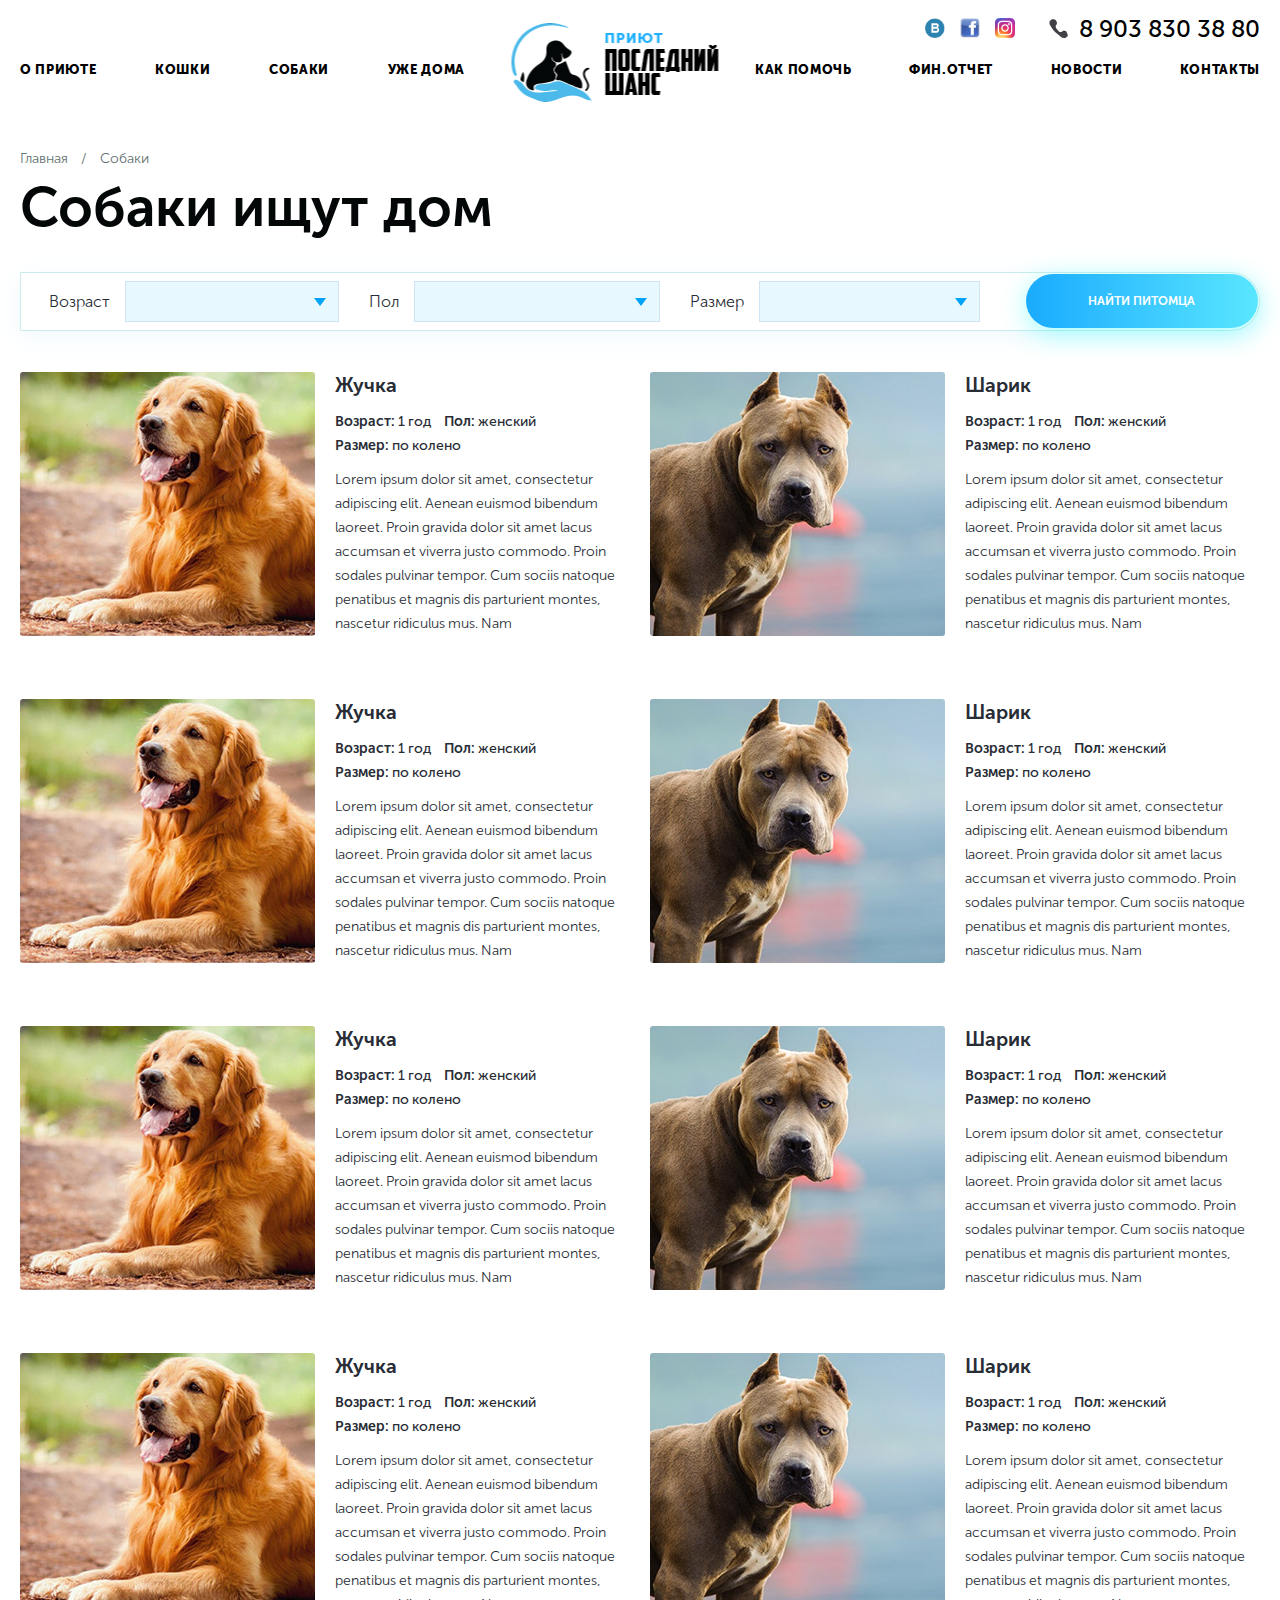
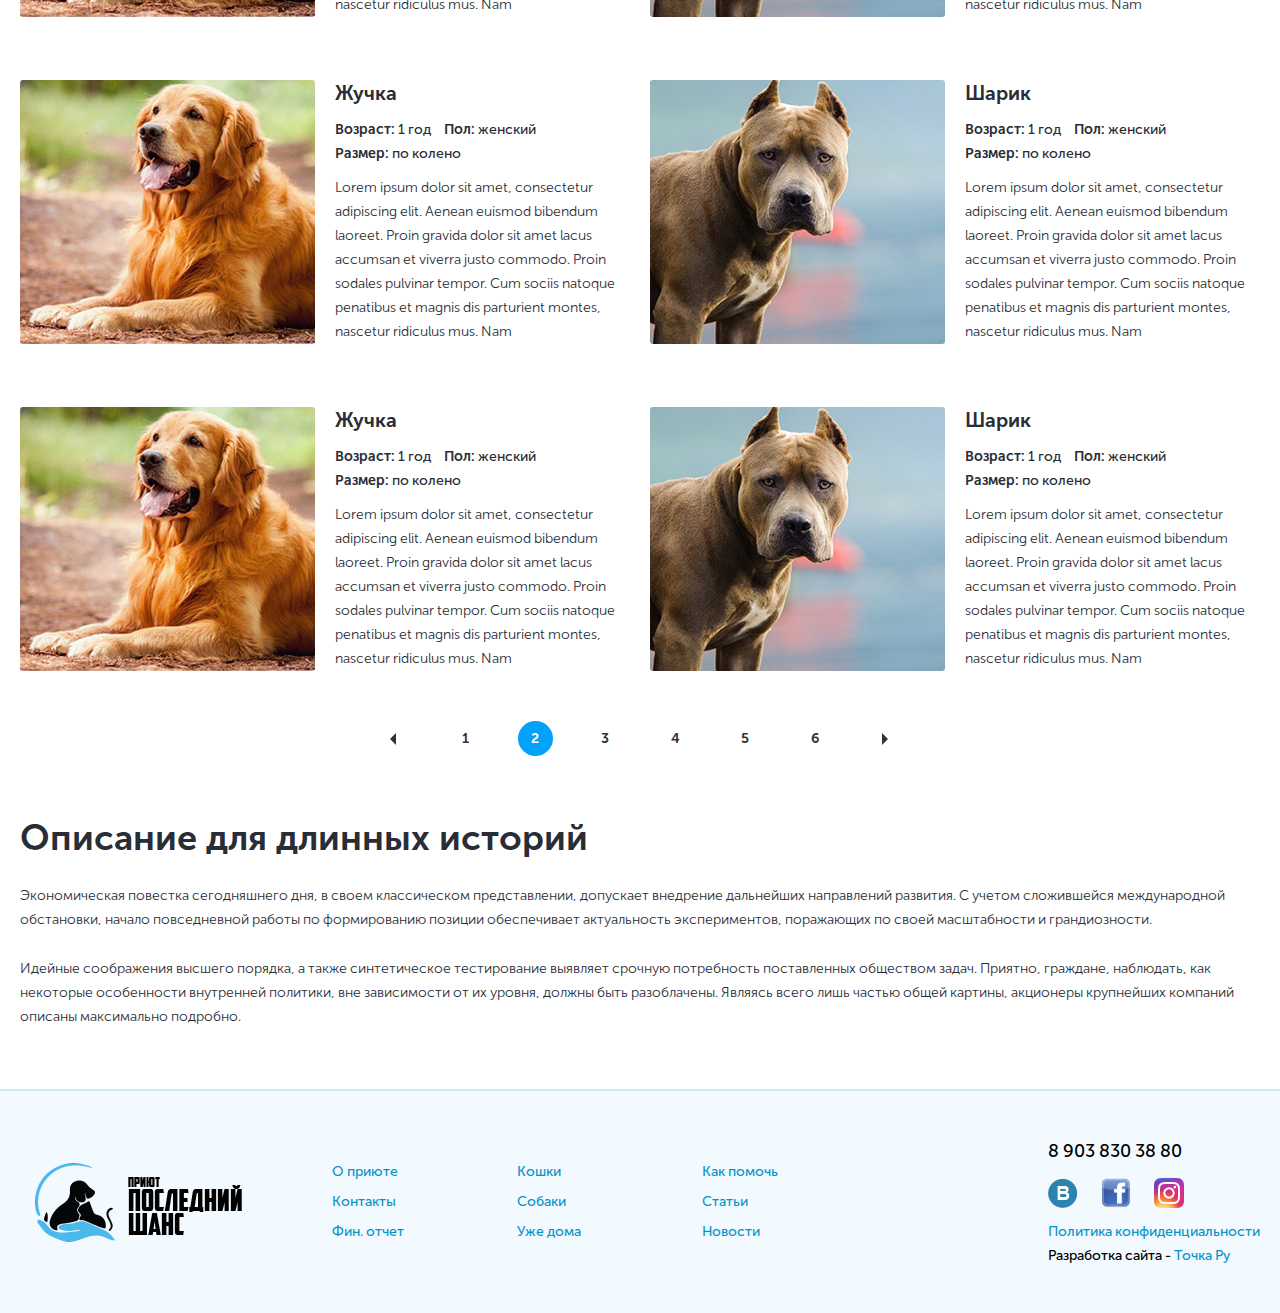
<file: category.html>
<!DOCTYPE html>
<html lang="ru">
	<head>
		<meta http-equiv="Content-Type" content="text/html; charset=utf-8" />
		<!-- Переключение IE в последнию версию, на случай если в настройках пользователя стоит меньшая -->
		<meta http-equiv="X-UA-Compatible" content="IE=edge" />

		<!-- Адаптирование страницы для мобильных устройств -->
		<meta name="viewport" content="width=device-width, initial-scale=1, maximum-scale=1" />

		<!-- Запрет распознования номера телефона -->
		<meta name="format-detection" content="telephone=no" />
		<meta name="SKYPE_TOOLBAR" content ="SKYPE_TOOLBAR_PARSER_COMPATIBLE" />

		<!-- Заголовок страницы -->
		<title>Заголовок страницы</title>

		<!-- Данное значение часто используют(использовали) поисковые системы -->
		<meta name="description" content="" />
		<meta name="keywords" content="" />

		<!-- Традиционная иконка сайта, размер 16x16, прозрачность поддерживается. Рекомендуемый формат: .ico или .png -->
		<link rel="shortcut icon" href="images/favicon.ico" />

		<!-- Подключение файлов стилей -->
		<link rel="stylesheet" href="css/fancybox.css" />
		<link rel="stylesheet" href="css/owl.carousel.css" />
		<link rel="stylesheet" href="css/styles.css" />

		<link rel="stylesheet" href="css/response_1269.css" media="(max-width: 1269px)" />
		<link rel="stylesheet" href="css/response_1023.css" media="(max-width: 1023px)" />
		<link rel="stylesheet" href="css/response_767.css" media="(max-width: 767px)" />
		<link rel="stylesheet" href="css/response_479.css" media="(max-width: 479px)" />
	</head>

	<body>
		<div class="wrap">
			<!-- Шапка -->
			<header>
				<div class="cont">
					<div class="logo">
						<a href="/"><img src="images/logo.png" alt="" /></a>
					</div>


					<a href="#" class="mob_menu_link">
						<span></span>
						<span></span>
						<span></span>
					</a>


					<nav class="menu">
						<div class="col left">
							<div class="menu_item">
								<a href="/">О приюте</a>
							</div>

							<div class="menu_item">
								<a href="/">Кошки</a>
							</div>

							<div class="menu_item">
								<a href="/">Собаки</a>
							</div>

							<div class="menu_item">
								<a href="/">Уже дома</a>
							</div>
						</div>

						<div class="col right">
							<div class="menu_item">
								<a href="/">Как помочь</a>
							</div>

							<div class="menu_item">
								<a href="/">Фин.отчет</a>
							</div>

							<div class="menu_item">
								<a href="/">Новости</a>
							</div>

							<div class="menu_item">
								<a href="/">Контакты</a>
							</div>
						</div>
					</nav>


					<div class="socials">
						<a href="/" target="_blank" rel="noopener nofollow">
							<img src="images/ic_soc1.png" alt="">
						</a>

						<a href="/" target="_blank" rel="noopener nofollow">
							<img src="images/ic_soc2.png" alt="">
						</a>

						<a href="/" target="_blank" rel="noopener nofollow">
							<img src="images/ic_soc3.png" alt="">
						</a>
					</div>


					<div class="phone">8 903 830 38 80</div>
				</div>
			</header>
			<!-- End Шапка -->


			<!-- Основная часть -->
			<section class="page_content">
				<div class="cont">
					<div class="breadcrumbs">
						<a href="/">Главная</a> <span class="sep">/</span>
						Собаки
					</div>

					<h1 class="page_title">Собаки ищут дом</h1>


					<div class="filter">
						<form action="">
							<div class="item">
								<div class="name">Возраст</div>

								<div class="field">
									<select name="">
										<option value="0"></option>
										<option value="1">1 год</option>
										<option value="2">2 года</option>
										<option value="3">3 года</option>
									</select>
								</div>
							</div>


							<div class="item">
								<div class="name">Пол</div>

								<div class="field">
									<select name="">
										<option value="0"></option>
										<option value="1">Мужской</option>
										<option value="2">Женский</option>
									</select>
								</div>
							</div>


							<div class="item">
								<div class="name">Размер</div>

								<div class="field">
									<select name="">
										<option value="0"></option>
										<option value="1">Вариант 1</option>
										<option value="2">Вариант 2</option>
										<option value="3">Вариант 3</option>
									</select>
								</div>
							</div>


							<div class="submit">
								<button type="submit" class="submit_btn">найти питомца</button>
							</div>
						</form>
					</div>


					<div class="animals">
						<div class="grid">
							<div class="animal">
								<div class="foto">
									<a href="/"><a href="/"><img src="images/animal_foto1.jpg" alt="" /></a></a>
								</div>

								<div class="info">
									<div class="name">
										<a href="/">Жучка</a>
									</div>

									<div class="features">
										<div><b>Возраст:</b> 1 год</div>
										<div><b>Пол:</b> женский</div>
										<div><b>Размер:</b> по колено</div>
									</div>

									<div class="desc">Lorem ipsum dolor sit amet, consectetur adipiscing elit. Aenean euismod bibendum laoreet. Proin gravida dolor sit amet lacus accumsan et viverra justo commodo. Proin sodales pulvinar tempor. Cum sociis natoque penatibus et magnis dis parturient montes, nascetur ridiculus mus. Nam</div>
								</div>
							</div>


							<div class="animal">
								<div class="foto">
									<a href="/"><img src="images/animal_foto2.jpg" alt="" /></a>
								</div>

								<div class="info">
									<div class="name">
										<a href="/">Шарик</a>
									</div>

									<div class="features">
										<div><b>Возраст:</b> 1 год</div>
										<div><b>Пол:</b> женский</div>
										<div><b>Размер:</b> по колено</div>
									</div>

									<div class="desc">Lorem ipsum dolor sit amet, consectetur adipiscing elit. Aenean euismod bibendum laoreet. Proin gravida dolor sit amet lacus accumsan et viverra justo commodo. Proin sodales pulvinar tempor. Cum sociis natoque penatibus et magnis dis parturient montes, nascetur ridiculus mus. Nam</div>
								</div>
							</div>


							<div class="animal">
								<div class="foto">
									<a href="/"><img src="images/animal_foto1.jpg" alt="" /></a>
								</div>

								<div class="info">
									<div class="name">
										<a href="/">Жучка</a>
									</div>

									<div class="features">
										<div><b>Возраст:</b> 1 год</div>
										<div><b>Пол:</b> женский</div>
										<div><b>Размер:</b> по колено</div>
									</div>

									<div class="desc">Lorem ipsum dolor sit amet, consectetur adipiscing elit. Aenean euismod bibendum laoreet. Proin gravida dolor sit amet lacus accumsan et viverra justo commodo. Proin sodales pulvinar tempor. Cum sociis natoque penatibus et magnis dis parturient montes, nascetur ridiculus mus. Nam</div>
								</div>
							</div>


							<div class="animal">
								<div class="foto">
									<a href="/"><img src="images/animal_foto2.jpg" alt="" /></a>
								</div>

								<div class="info">
									<div class="name">
										<a href="/">Шарик</a>
									</div>

									<div class="features">
										<div><b>Возраст:</b> 1 год</div>
										<div><b>Пол:</b> женский</div>
										<div><b>Размер:</b> по колено</div>
									</div>

									<div class="desc">Lorem ipsum dolor sit amet, consectetur adipiscing elit. Aenean euismod bibendum laoreet. Proin gravida dolor sit amet lacus accumsan et viverra justo commodo. Proin sodales pulvinar tempor. Cum sociis natoque penatibus et magnis dis parturient montes, nascetur ridiculus mus. Nam</div>
								</div>
							</div>


							<div class="animal">
								<div class="foto">
									<a href="/"><img src="images/animal_foto1.jpg" alt="" /></a>
								</div>

								<div class="info">
									<div class="name">
										<a href="/">Жучка</a>
									</div>

									<div class="features">
										<div><b>Возраст:</b> 1 год</div>
										<div><b>Пол:</b> женский</div>
										<div><b>Размер:</b> по колено</div>
									</div>

									<div class="desc">Lorem ipsum dolor sit amet, consectetur adipiscing elit. Aenean euismod bibendum laoreet. Proin gravida dolor sit amet lacus accumsan et viverra justo commodo. Proin sodales pulvinar tempor. Cum sociis natoque penatibus et magnis dis parturient montes, nascetur ridiculus mus. Nam</div>
								</div>
							</div>


							<div class="animal">
								<div class="foto">
									<a href="/"><img src="images/animal_foto2.jpg" alt="" /></a>
								</div>

								<div class="info">
									<div class="name">
										<a href="/">Шарик</a>
									</div>

									<div class="features">
										<div><b>Возраст:</b> 1 год</div>
										<div><b>Пол:</b> женский</div>
										<div><b>Размер:</b> по колено</div>
									</div>

									<div class="desc">Lorem ipsum dolor sit amet, consectetur adipiscing elit. Aenean euismod bibendum laoreet. Proin gravida dolor sit amet lacus accumsan et viverra justo commodo. Proin sodales pulvinar tempor. Cum sociis natoque penatibus et magnis dis parturient montes, nascetur ridiculus mus. Nam</div>
								</div>
							</div>


							<div class="animal">
								<div class="foto">
									<a href="/"><img src="images/animal_foto1.jpg" alt="" /></a>
								</div>

								<div class="info">
									<div class="name">
										<a href="/">Жучка</a>
									</div>

									<div class="features">
										<div><b>Возраст:</b> 1 год</div>
										<div><b>Пол:</b> женский</div>
										<div><b>Размер:</b> по колено</div>
									</div>

									<div class="desc">Lorem ipsum dolor sit amet, consectetur adipiscing elit. Aenean euismod bibendum laoreet. Proin gravida dolor sit amet lacus accumsan et viverra justo commodo. Proin sodales pulvinar tempor. Cum sociis natoque penatibus et magnis dis parturient montes, nascetur ridiculus mus. Nam</div>
								</div>
							</div>


							<div class="animal">
								<div class="foto">
									<a href="/"><img src="images/animal_foto2.jpg" alt="" /></a>
								</div>

								<div class="info">
									<div class="name">
										<a href="/">Шарик</a>
									</div>

									<div class="features">
										<div><b>Возраст:</b> 1 год</div>
										<div><b>Пол:</b> женский</div>
										<div><b>Размер:</b> по колено</div>
									</div>

									<div class="desc">Lorem ipsum dolor sit amet, consectetur adipiscing elit. Aenean euismod bibendum laoreet. Proin gravida dolor sit amet lacus accumsan et viverra justo commodo. Proin sodales pulvinar tempor. Cum sociis natoque penatibus et magnis dis parturient montes, nascetur ridiculus mus. Nam</div>
								</div>
							</div>


							<div class="animal">
								<div class="foto">
									<a href="/"><img src="images/animal_foto1.jpg" alt="" /></a>
								</div>

								<div class="info">
									<div class="name">
										<a href="/">Жучка</a>
									</div>

									<div class="features">
										<div><b>Возраст:</b> 1 год</div>
										<div><b>Пол:</b> женский</div>
										<div><b>Размер:</b> по колено</div>
									</div>

									<div class="desc">Lorem ipsum dolor sit amet, consectetur adipiscing elit. Aenean euismod bibendum laoreet. Proin gravida dolor sit amet lacus accumsan et viverra justo commodo. Proin sodales pulvinar tempor. Cum sociis natoque penatibus et magnis dis parturient montes, nascetur ridiculus mus. Nam</div>
								</div>
							</div>


							<div class="animal">
								<div class="foto">
									<a href="/"><img src="images/animal_foto2.jpg" alt="" /></a>
								</div>

								<div class="info">
									<div class="name">
										<a href="/">Шарик</a>
									</div>

									<div class="features">
										<div><b>Возраст:</b> 1 год</div>
										<div><b>Пол:</b> женский</div>
										<div><b>Размер:</b> по колено</div>
									</div>

									<div class="desc">Lorem ipsum dolor sit amet, consectetur adipiscing elit. Aenean euismod bibendum laoreet. Proin gravida dolor sit amet lacus accumsan et viverra justo commodo. Proin sodales pulvinar tempor. Cum sociis natoque penatibus et magnis dis parturient montes, nascetur ridiculus mus. Nam</div>
								</div>
							</div>


							<div class="animal">
								<div class="foto">
									<a href="/"><img src="images/animal_foto1.jpg" alt="" /></a>
								</div>

								<div class="info">
									<div class="name">
										<a href="/">Жучка</a>
									</div>

									<div class="features">
										<div><b>Возраст:</b> 1 год</div>
										<div><b>Пол:</b> женский</div>
										<div><b>Размер:</b> по колено</div>
									</div>

									<div class="desc">Lorem ipsum dolor sit amet, consectetur adipiscing elit. Aenean euismod bibendum laoreet. Proin gravida dolor sit amet lacus accumsan et viverra justo commodo. Proin sodales pulvinar tempor. Cum sociis natoque penatibus et magnis dis parturient montes, nascetur ridiculus mus. Nam</div>
								</div>
							</div>


							<div class="animal">
								<div class="foto">
									<a href="/"><img src="images/animal_foto2.jpg" alt="" /></a>
								</div>

								<div class="info">
									<div class="name">
										<a href="/">Шарик</a>
									</div>

									<div class="features">
										<div><b>Возраст:</b> 1 год</div>
										<div><b>Пол:</b> женский</div>
										<div><b>Размер:</b> по колено</div>
									</div>

									<div class="desc">Lorem ipsum dolor sit amet, consectetur adipiscing elit. Aenean euismod bibendum laoreet. Proin gravida dolor sit amet lacus accumsan et viverra justo commodo. Proin sodales pulvinar tempor. Cum sociis natoque penatibus et magnis dis parturient montes, nascetur ridiculus mus. Nam</div>
								</div>
							</div>
						</div>


						<div class="pagination">
							<a href="/" class="prev"></a>

							<a href="/">1</a>
							<a class="active">2</a>
							<a href="/">3</a>
							<a href="/">4</a>
							<a href="/">5</a>
							<a href="/">6</a>

							<a href="/" class="next"></a>
						</div>
					</div>
				</div>
			</section>


			<section class="bottom_text">
				<div class="cont">
					<div class="text_block">
						<div class="title">Описание для длинных историй</div>

						<p>
							Экономическая повестка сегодняшнего дня, в своем классическом представлении, допускает внедрение дальнейших направлений развития. С учетом сложившейся международной обстановки, начало повседневной работы по формированию позиции обеспечивает актуальность экспериментов, поражающих по своей масштабности и грандиозности.
						</p>

						<p>
							Идейные соображения высшего порядка, а также синтетическое тестирование выявляет срочную потребность поставленных обществом задач. Приятно, граждане, наблюдать, как некоторые особенности внутренней политики, вне зависимости от их уровня, должны быть разоблачены. Являясь всего лишь частью общей картины, акционеры крупнейших компаний описаны максимально подробно.
						</p>
					</div>
				</div>
			</section>
			<!-- End Основная часть -->


			<!-- Подвал -->
			<footer>
				<div class="cont">
					<div class="logo">
						<img src="images/logo2.png" alt="" />
					</div>


					<ul class="links">
						<li><a href="/">О приюте</a></li>
						<li><a href="/">Контакты</a></li>
						<li><a href="/">Фин. отчет</a></li>
						<li><a href="/">Кошки</a></li>
						<li><a href="/">Собаки</a></li>
						<li><a href="/">Уже дома</a></li>
						<li><a href="/">Как помочь</a></li>
						<li><a href="/">Статьи</a></li>
						<li><a href="/">Новости</a></li>
					</ul>


					<div class="contacts">
						<div class="phone">8 903 830 38 80</div>

						<div class="socials">
							<a href="/" target="_blank" rel="noopener nofollow">
								<img src="images/ic_soc1.png" alt="">
							</a>

							<a href="/" target="_blank" rel="noopener nofollow">
								<img src="images/ic_soc2.png" alt="">
							</a>

							<a href="/" target="_blank" rel="noopener nofollow">
								<img src="images/ic_soc3.png" alt="">
							</a>
						</div>

						<div class="privacy_policy">
							<a href="/">Политика конфиденциальности</a>
						</div>

						<div class="creator">Разработка сайта - <a href="/" target="_blank" rel="noopener">Точка Ру</a></div>
					</div>
				</div>
			</footer>
			<!-- End Подвал -->
		</div>


		<div class="buttonUp">
			<a href="#top">вверх</a>
		</div>


		<!-- Подключение javascript файлов -->
		<script src="js/jquery-3.1.1.min.js"></script>
		<script src="js/jquery-migrate-1.4.1.min.js"></script>
		<script src="js/owl.carousel.min.js"></script>
		<script src="js/nice-select.js"></script>
		<script src="js/fancybox.min.js"></script>
		<script src="js/scripts.js"></script>
	</body>
</html>
</file>
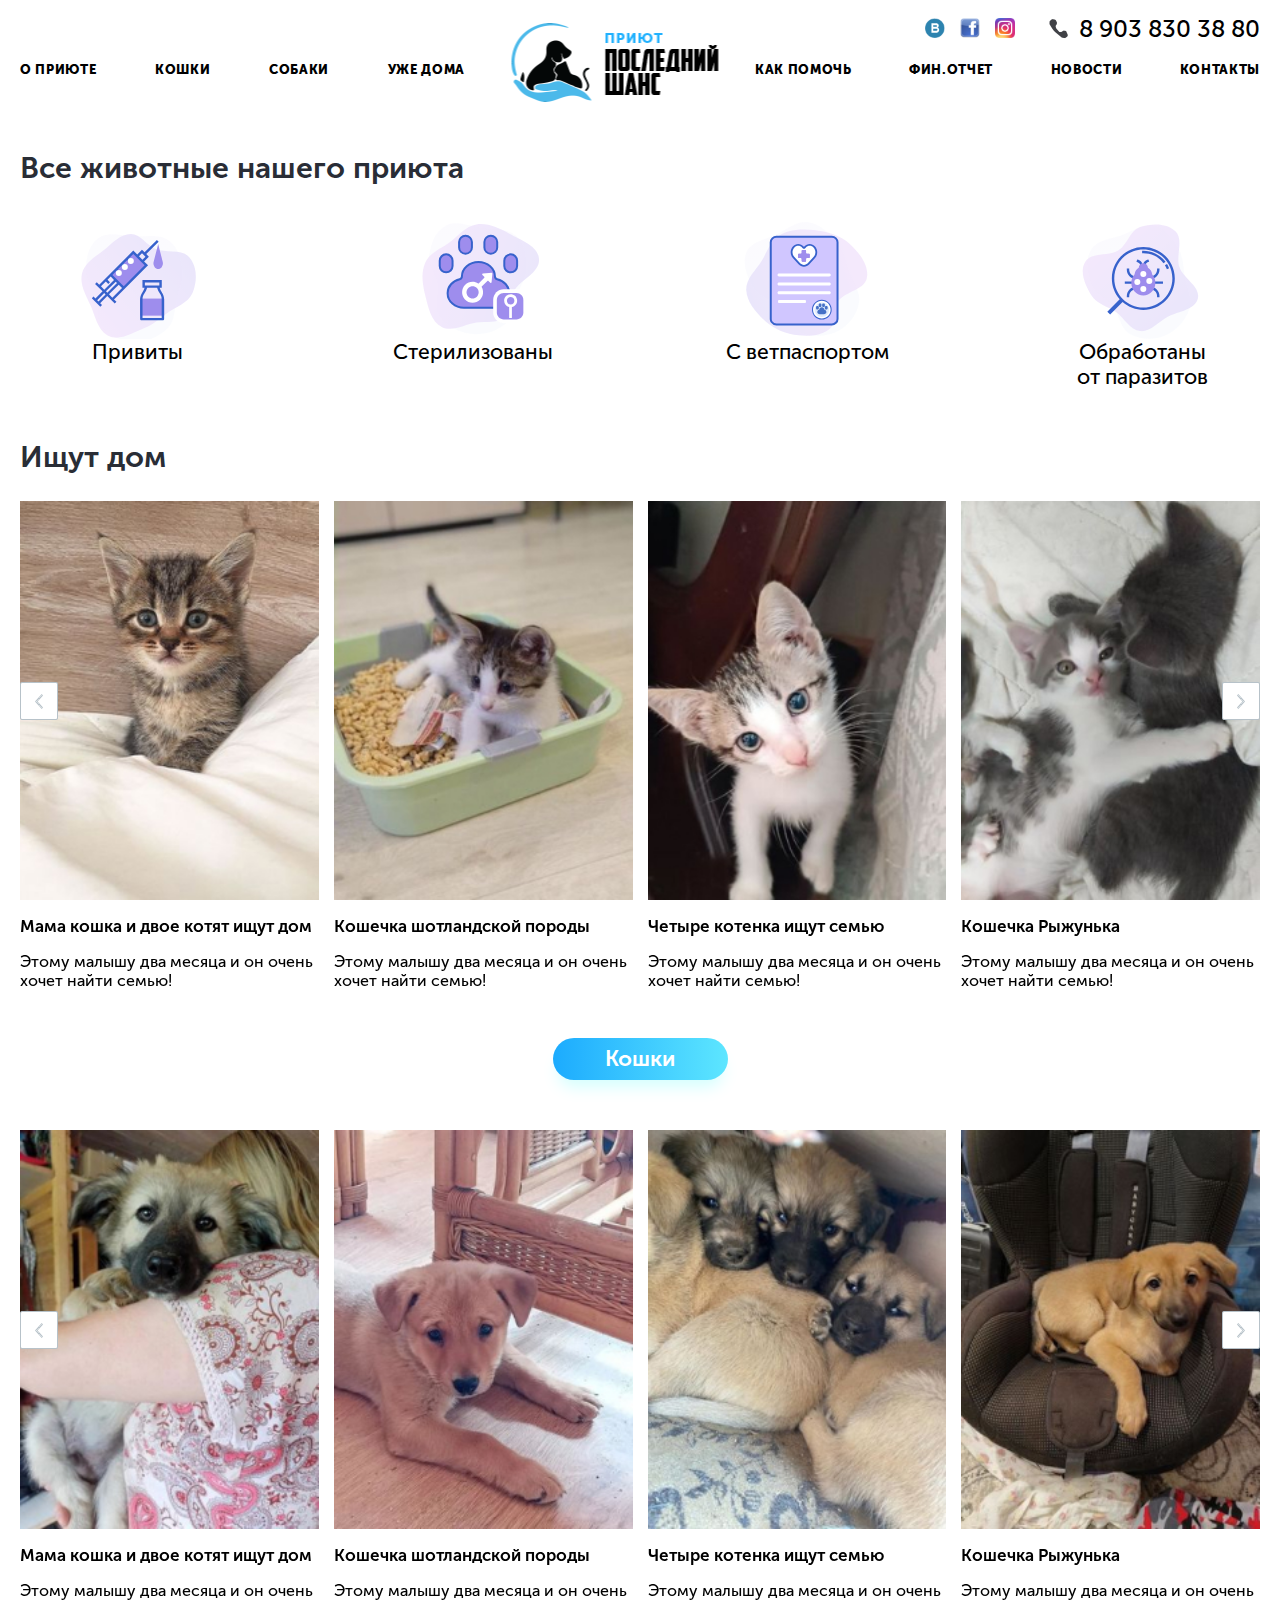
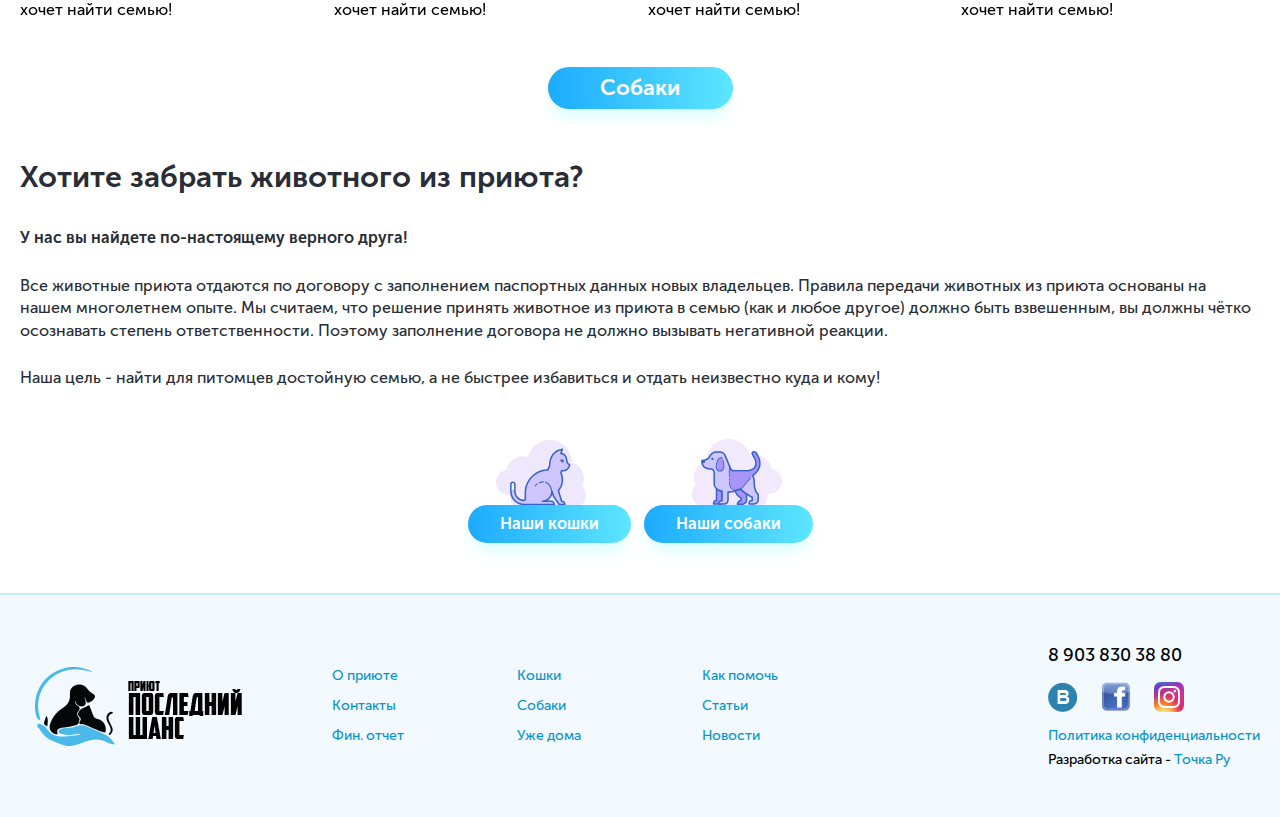
<file: pet.html>
<!DOCTYPE html>
<html lang="ru">
	<head>
		<meta http-equiv="Content-Type" content="text/html; charset=utf-8" />
		<!-- Переключение IE в последнию версию, на случай если в настройках пользователя стоит меньшая -->
		<meta http-equiv="X-UA-Compatible" content="IE=edge" />

		<!-- Адаптирование страницы для мобильных устройств -->
		<meta name="viewport" content="width=device-width, initial-scale=1, maximum-scale=1" />

		<!-- Запрет распознования номера телефона -->
		<meta name="format-detection" content="telephone=no" />
		<meta name="SKYPE_TOOLBAR" content ="SKYPE_TOOLBAR_PARSER_COMPATIBLE" />

		<!-- Заголовок страницы -->
		<title>Заголовок страницы</title>

		<!-- Данное значение часто используют(использовали) поисковые системы -->
		<meta name="description" content="" />
		<meta name="keywords" content="" />

		<!-- Традиционная иконка сайта, размер 16x16, прозрачность поддерживается. Рекомендуемый формат: .ico или .png -->
		<link rel="shortcut icon" href="images/favicon.ico" />

		<!-- Подключение файлов стилей -->
		<link rel="stylesheet" href="css/fancybox.css" />
		<link rel="stylesheet" href="css/owl.carousel.css" />
		<link rel="stylesheet" href="css/styles.css" />

		<link rel="stylesheet" href="css/response_1269.css" media="(max-width: 1269px)" />
		<link rel="stylesheet" href="css/response_1023.css" media="(max-width: 1023px)" />
		<link rel="stylesheet" href="css/response_767.css" media="(max-width: 767px)" />
		<link rel="stylesheet" href="css/response_479.css" media="(max-width: 479px)" />
	</head>

	<body>
		<div class="wrap">
			<!-- Шапка -->
			<header>
				<div class="cont">
					<div class="logo">
						<a href="/"><img src="images/logo.png" alt="" /></a>
					</div>


					<a href="#" class="mob_menu_link">
						<span></span>
						<span></span>
						<span></span>
					</a>


					<nav class="menu">
						<div class="col left">
							<div class="menu_item">
								<a href="/">О приюте</a>
							</div>

							<div class="menu_item">
								<a href="/">Кошки</a>
							</div>

							<div class="menu_item">
								<a href="/">Собаки</a>
							</div>

							<div class="menu_item">
								<a href="/">Уже дома</a>
							</div>
						</div>

						<div class="col right">
							<div class="menu_item">
								<a href="/">Как помочь</a>
							</div>

							<div class="menu_item">
								<a href="/">Фин.отчет</a>
							</div>

							<div class="menu_item">
								<a href="/">Новости</a>
							</div>

							<div class="menu_item">
								<a href="/">Контакты</a>
							</div>
						</div>
					</nav>


					<div class="socials">
						<a href="/" target="_blank" rel="noopener nofollow">
							<img src="images/ic_soc1.png" alt="">
						</a>

						<a href="/" target="_blank" rel="noopener nofollow">
							<img src="images/ic_soc2.png" alt="">
						</a>

						<a href="/" target="_blank" rel="noopener nofollow">
							<img src="images/ic_soc3.png" alt="">
						</a>
					</div>


					<div class="phone">8 903 830 38 80</div>
				</div>
			</header>
			<!-- End Шапка -->


			<!-- Основная часть -->
			<section class="advantages">
				<div class="cont">
					<div class="block_title">Все животные нашего приюта</div>

					<div class="row">
						<div class="item">
							<div class="icon">
								<img src="images/ic_advantages1.svg" alt="">
							</div>

							<div>Привиты</div>
						</div>

						<div class="item">
							<div class="icon">
								<img src="images/ic_advantages2.svg" alt="">
							</div>

							<div>Стерилизованы</div>
						</div>

						<div class="item">
							<div class="icon">
								<img src="images/ic_advantages3.svg" alt="">
							</div>

							<div>С ветпаспортом</div>
						</div>

						<div class="item">
							<div class="icon">
								<img src="images/ic_advantages4.svg" alt="">
							</div>

							<div>Обработаны<br> от паразитов</div>
						</div>
					</div>
				</div>
			</section>


			<section class="pets">
				<div class="cont">
					<div class="block_title">Ищут дом</div>

					<div class="section">
						<div class="slider owl-carousel">
							<div class="slide">
								<a href="/" class="pet">
									<div class="photo">
										<img src="images/pet_photo1.jpg" alt="">
									</div>

									<div class="name">Мама кошка и двое котят ищут дом</div>

									<div class="desc">Этому малышу два месяца и он очень хочет найти семью!</div>
								</a>
							</div>

							<div class="slide">
								<a href="/" class="pet">
									<div class="photo">
										<img src="images/pet_photo2.jpg" alt="">
									</div>

									<div class="name">Кошечка шотландской породы</div>

									<div class="desc">Этому малышу два месяца и он очень хочет найти семью!</div>
								</a>
							</div>

							<div class="slide">
								<a href="/" class="pet">
									<div class="photo">
										<img src="images/pet_photo3.jpg" alt="">
									</div>

									<div class="name">Четыре котенка ищут семью</div>

									<div class="desc">Этому малышу два месяца и он очень хочет найти семью!</div>
								</a>
							</div>

							<div class="slide">
								<a href="/" class="pet">
									<div class="photo">
										<img src="images/pet_photo4.jpg" alt="">
									</div>

									<div class="name">Кошечка Рыжунька</div>

									<div class="desc">Этому малышу два месяца и он очень хочет найти семью!</div>
								</a>
							</div>

							<div class="slide">
								<a href="/" class="pet">
									<div class="photo">
										<img src="images/pet_photo1.jpg" alt="">
									</div>

									<div class="name">Мама кошка и двое котят ищут дом</div>

									<div class="desc">Этому малышу два месяца и он очень хочет найти семью!</div>
								</a>
							</div>

							<div class="slide">
								<a href="/" class="pet">
									<div class="photo">
										<img src="images/pet_photo2.jpg" alt="">
									</div>

									<div class="name">Кошечка шотландской породы</div>

									<div class="desc">Этому малышу два месяца и он очень хочет найти семью!</div>
								</a>
							</div>

							<div class="slide">
								<a href="/" class="pet">
									<div class="photo">
										<img src="images/pet_photo3.jpg" alt="">
									</div>

									<div class="name">Четыре котенка ищут семью</div>

									<div class="desc">Этому малышу два месяца и он очень хочет найти семью!</div>
								</a>
							</div>

							<div class="slide">
								<a href="/" class="pet">
									<div class="photo">
										<img src="images/pet_photo4.jpg" alt="">
									</div>

									<div class="name">Кошечка Рыжунька</div>

									<div class="desc">Этому малышу два месяца и он очень хочет найти семью!</div>
								</a>
							</div>
						</div>

						<div class="all_link">
							<a href="/">Кошки</a>
						</div>
					</div>

					<div class="section">
						<div class="slider owl-carousel">
							<div class="slide">
								<a href="/" class="pet">
									<div class="photo">
										<img src="images/pet_photo5.jpg" alt="">
									</div>

									<div class="name">Мама кошка и двое котят ищут дом</div>

									<div class="desc">Этому малышу два месяца и он очень хочет найти семью!</div>
								</a>
							</div>

							<div class="slide">
								<a href="/" class="pet">
									<div class="photo">
										<img src="images/pet_photo6.jpg" alt="">
									</div>

									<div class="name">Кошечка шотландской породы</div>

									<div class="desc">Этому малышу два месяца и он очень хочет найти семью!</div>
								</a>
							</div>

							<div class="slide">
								<a href="/" class="pet">
									<div class="photo">
										<img src="images/pet_photo7.jpg" alt="">
									</div>

									<div class="name">Четыре котенка ищут семью</div>

									<div class="desc">Этому малышу два месяца и он очень хочет найти семью!</div>
								</a>
							</div>

							<div class="slide">
								<a href="/" class="pet">
									<div class="photo">
										<img src="images/pet_photo8.jpg" alt="">
									</div>

									<div class="name">Кошечка Рыжунька</div>

									<div class="desc">Этому малышу два месяца и он очень хочет найти семью!</div>
								</a>
							</div>

							<div class="slide">
								<a href="/" class="pet">
									<div class="photo">
										<img src="images/pet_photo5.jpg" alt="">
									</div>

									<div class="name">Мама кошка и двое котят ищут дом</div>

									<div class="desc">Этому малышу два месяца и он очень хочет найти семью!</div>
								</a>
							</div>

							<div class="slide">
								<a href="/" class="pet">
									<div class="photo">
										<img src="images/pet_photo6.jpg" alt="">
									</div>

									<div class="name">Кошечка шотландской породы</div>

									<div class="desc">Этому малышу два месяца и он очень хочет найти семью!</div>
								</a>
							</div>

							<div class="slide">
								<a href="/" class="pet">
									<div class="photo">
										<img src="images/pet_photo7.jpg" alt="">
									</div>

									<div class="name">Четыре котенка ищут семью</div>

									<div class="desc">Этому малышу два месяца и он очень хочет найти семью!</div>
								</a>
							</div>

							<div class="slide">
								<a href="/" class="pet">
									<div class="photo">
										<img src="images/pet_photo8.jpg" alt="">
									</div>

									<div class="name">Кошечка Рыжунька</div>

									<div class="desc">Этому малышу два месяца и он очень хочет найти семью!</div>
								</a>
							</div>
						</div>

						<div class="all_link">
							<a href="/">Собаки</a>
						</div>
					</div>
				</div>
			</section>


			<section class="what_to_pick_up">
				<div class="cont">
					<div class="block_title">Хотите забрать животного из приюта?</div>

					<div class="text_block">
						<p><b>У нас вы найдете по-настоящему верного друга!</b></p>

						<p>Все животные приюта отдаются по договору с заполнением паспортных данных новых владельцев. Правила передачи животных из приюта основаны на нашем многолетнем опыте. Мы считаем, что решение принять животное из приюта в семью (как и любое другое) должно быть взвешенным, вы должны чётко осознавать степень ответственности. Поэтому заполнение договора не должно вызывать негативной реакции.</p>

						<p>Наша цель - найти для питомцев достойную семью, а не быстрее избавиться и отдать неизвестно куда и кому!</p>
					</div>

					<div class="links">
						<div><a href="/">
							<div class="icon">
								<img src="images/ic_what_to_pick_up_link1.svg" alt="">
							</div>

							<span>Наши кошки</span>
						</a></div>

						<div><a href="/">
							<div class="icon">
								<img src="images/ic_what_to_pick_up_link2.svg" alt="">
							</div>

							<span>Наши собаки</span>
						</a></div>
					</div>
				</div>
			</section>
			<!-- End Основная часть -->


			<!-- Подвал -->
			<footer>
				<div class="cont">
					<div class="logo">
						<img src="images/logo2.png" alt="" />
					</div>


					<ul class="links">
						<li><a href="/">О приюте</a></li>
						<li><a href="/">Контакты</a></li>
						<li><a href="/">Фин. отчет</a></li>
						<li><a href="/">Кошки</a></li>
						<li><a href="/">Собаки</a></li>
						<li><a href="/">Уже дома</a></li>
						<li><a href="/">Как помочь</a></li>
						<li><a href="/">Статьи</a></li>
						<li><a href="/">Новости</a></li>
					</ul>


					<div class="contacts">
						<div class="phone">8 903 830 38 80</div>

						<div class="socials">
							<a href="/" target="_blank" rel="noopener nofollow">
								<img src="images/ic_soc1.png" alt="">
							</a>

							<a href="/" target="_blank" rel="noopener nofollow">
								<img src="images/ic_soc2.png" alt="">
							</a>

							<a href="/" target="_blank" rel="noopener nofollow">
								<img src="images/ic_soc3.png" alt="">
							</a>
						</div>

						<div class="privacy_policy">
							<a href="/">Политика конфиденциальности</a>
						</div>

						<div class="creator">Разработка сайта - <a href="/" target="_blank" rel="noopener">Точка Ру</a></div>
					</div>
				</div>
			</footer>
			<!-- End Подвал -->
		</div>


		<div class="buttonUp">
			<a href="#top">вверх</a>
		</div>


		<!-- Подключение javascript файлов -->
		<script src="js/jquery-3.1.1.min.js"></script>
		<script src="js/jquery-migrate-1.4.1.min.js"></script>
		<script src="js/owl.carousel.min.js"></script>
		<script src="js/nice-select.js"></script>
		<script src="js/fancybox.min.js"></script>
		<script src="js/scripts.js"></script>
	</body>
</html>
</file>
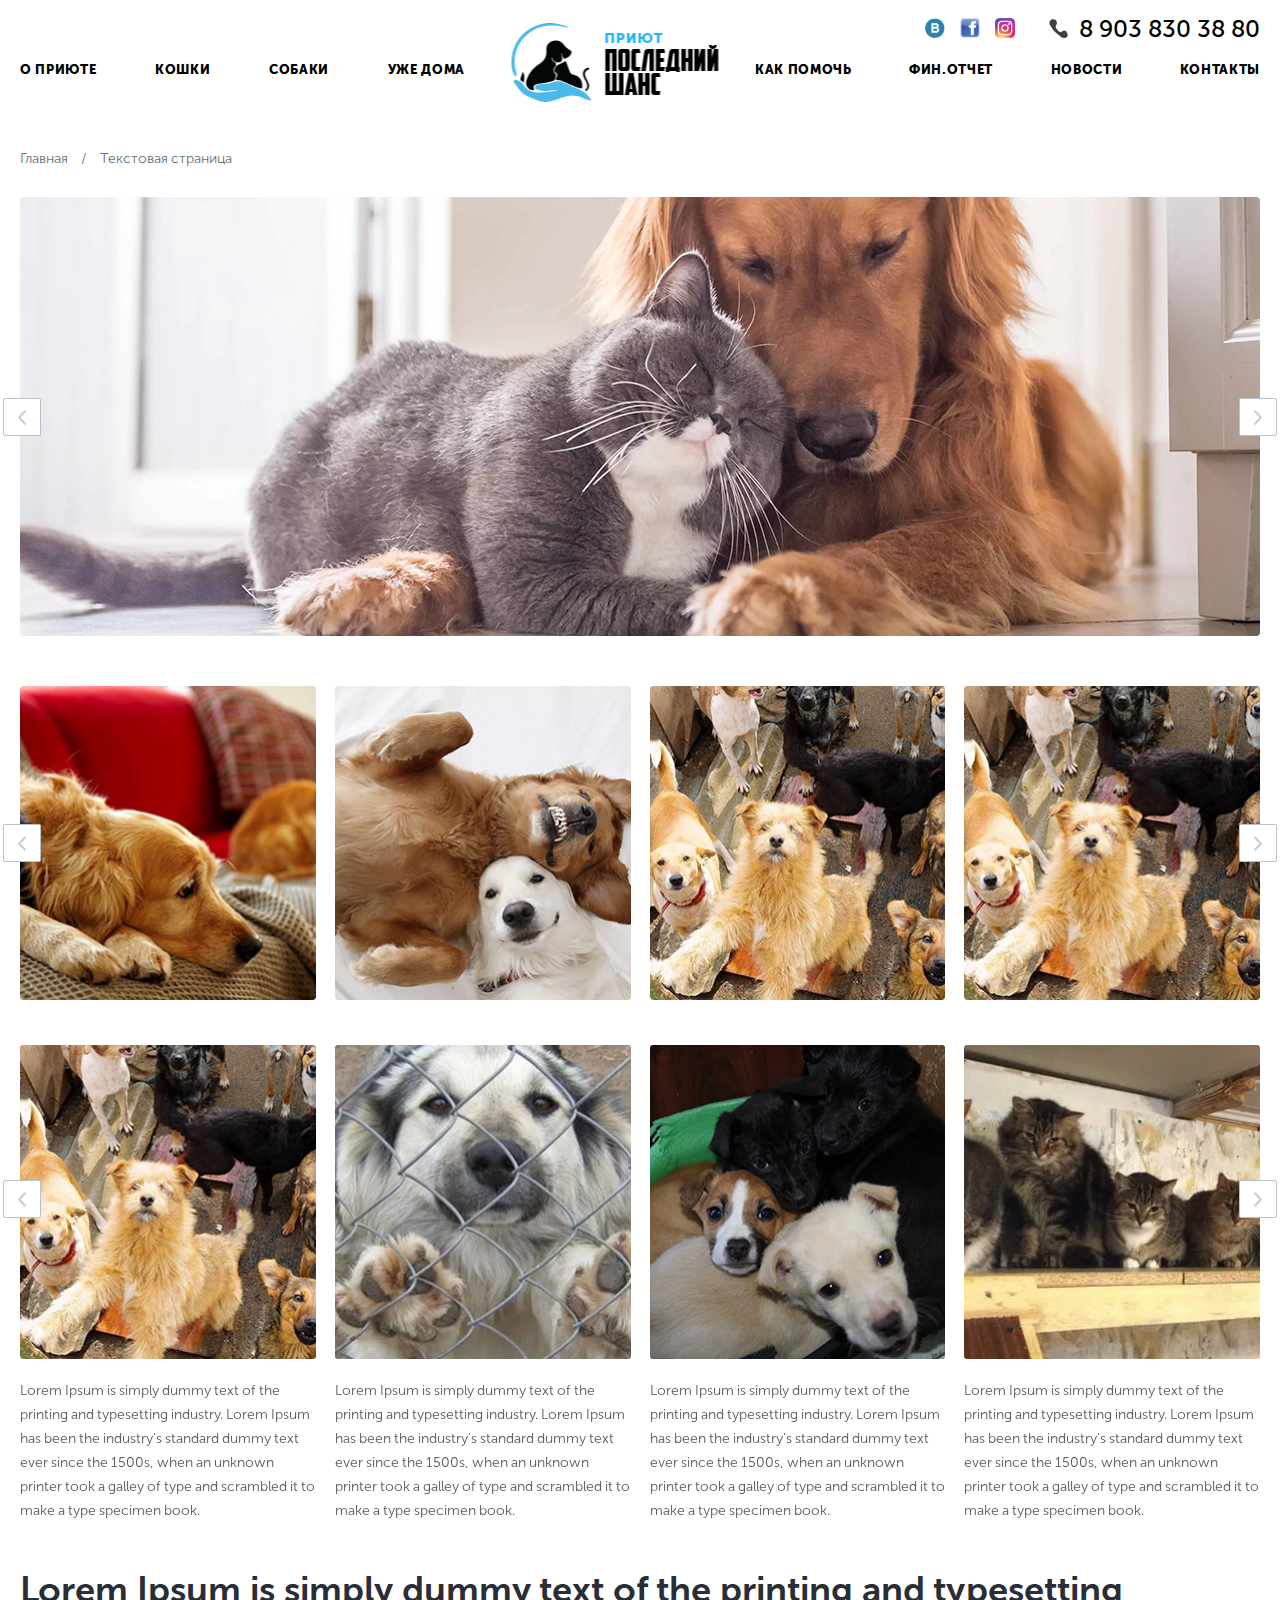
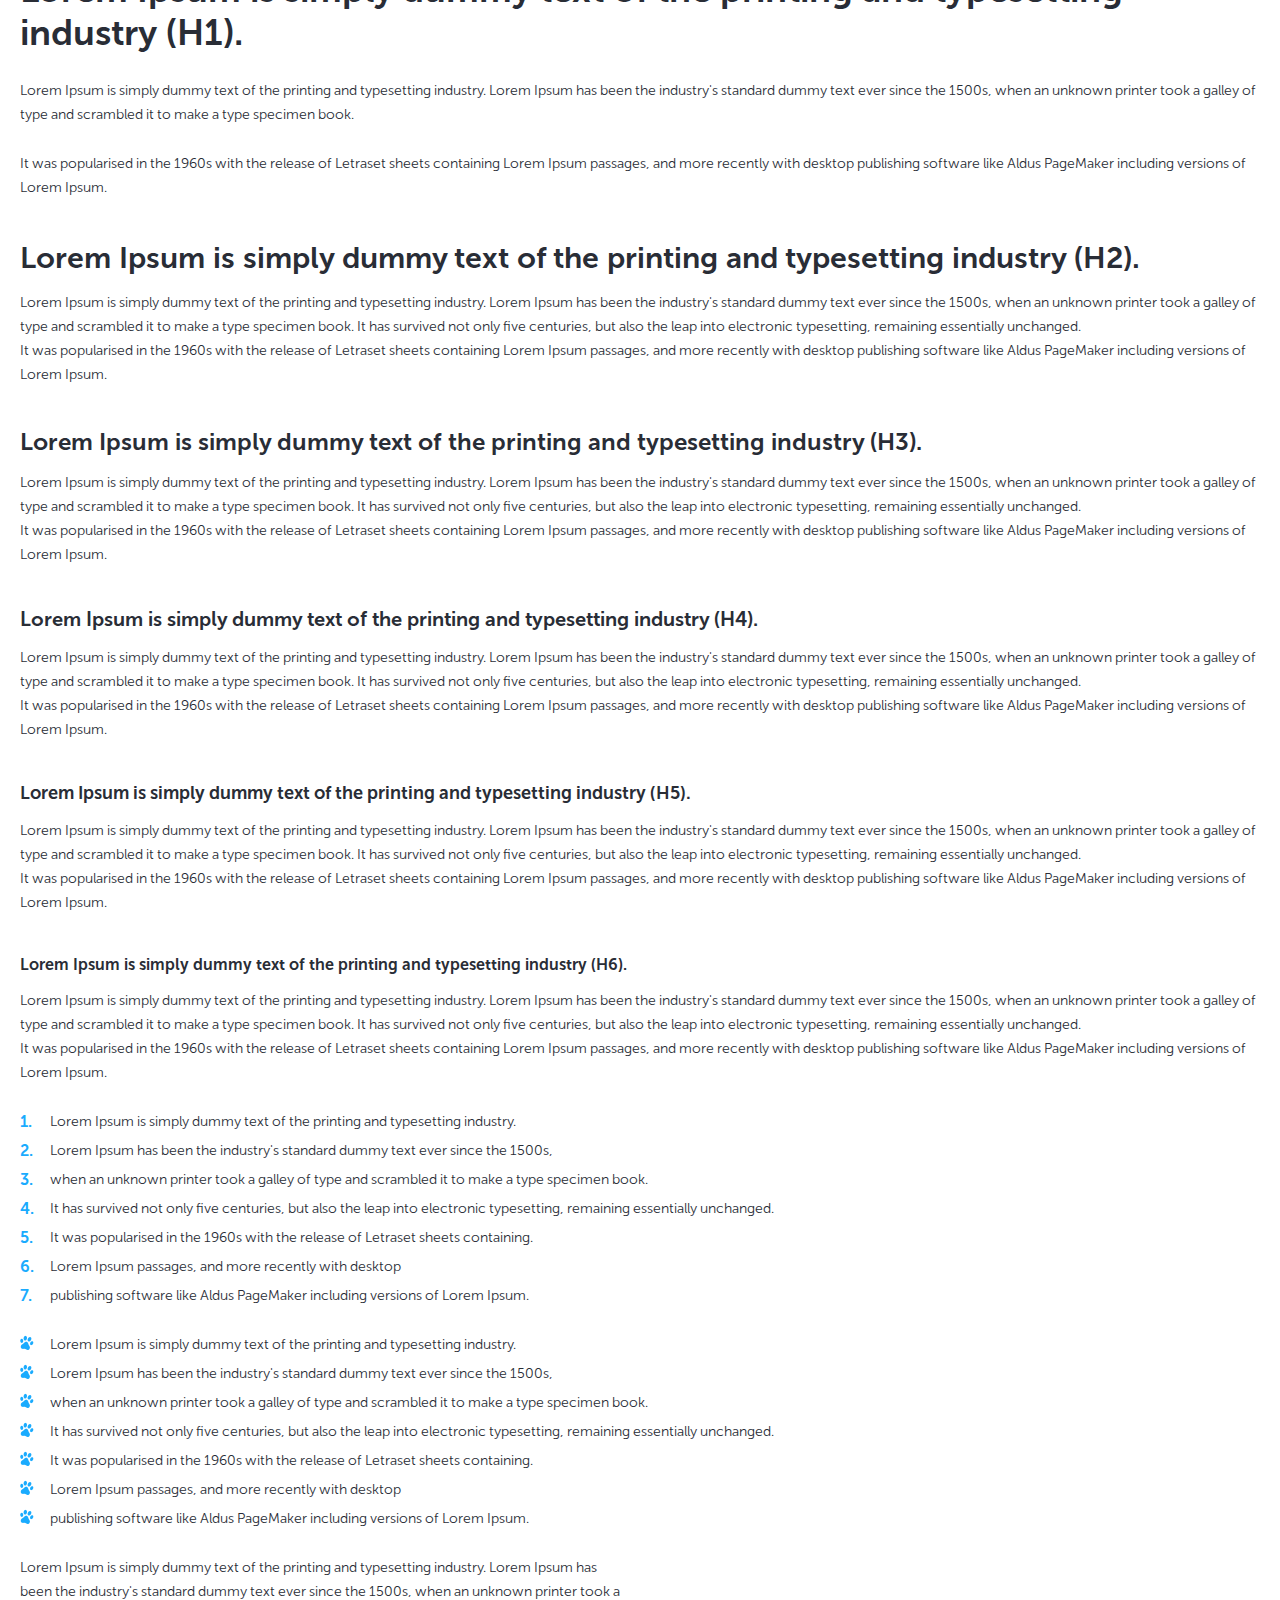
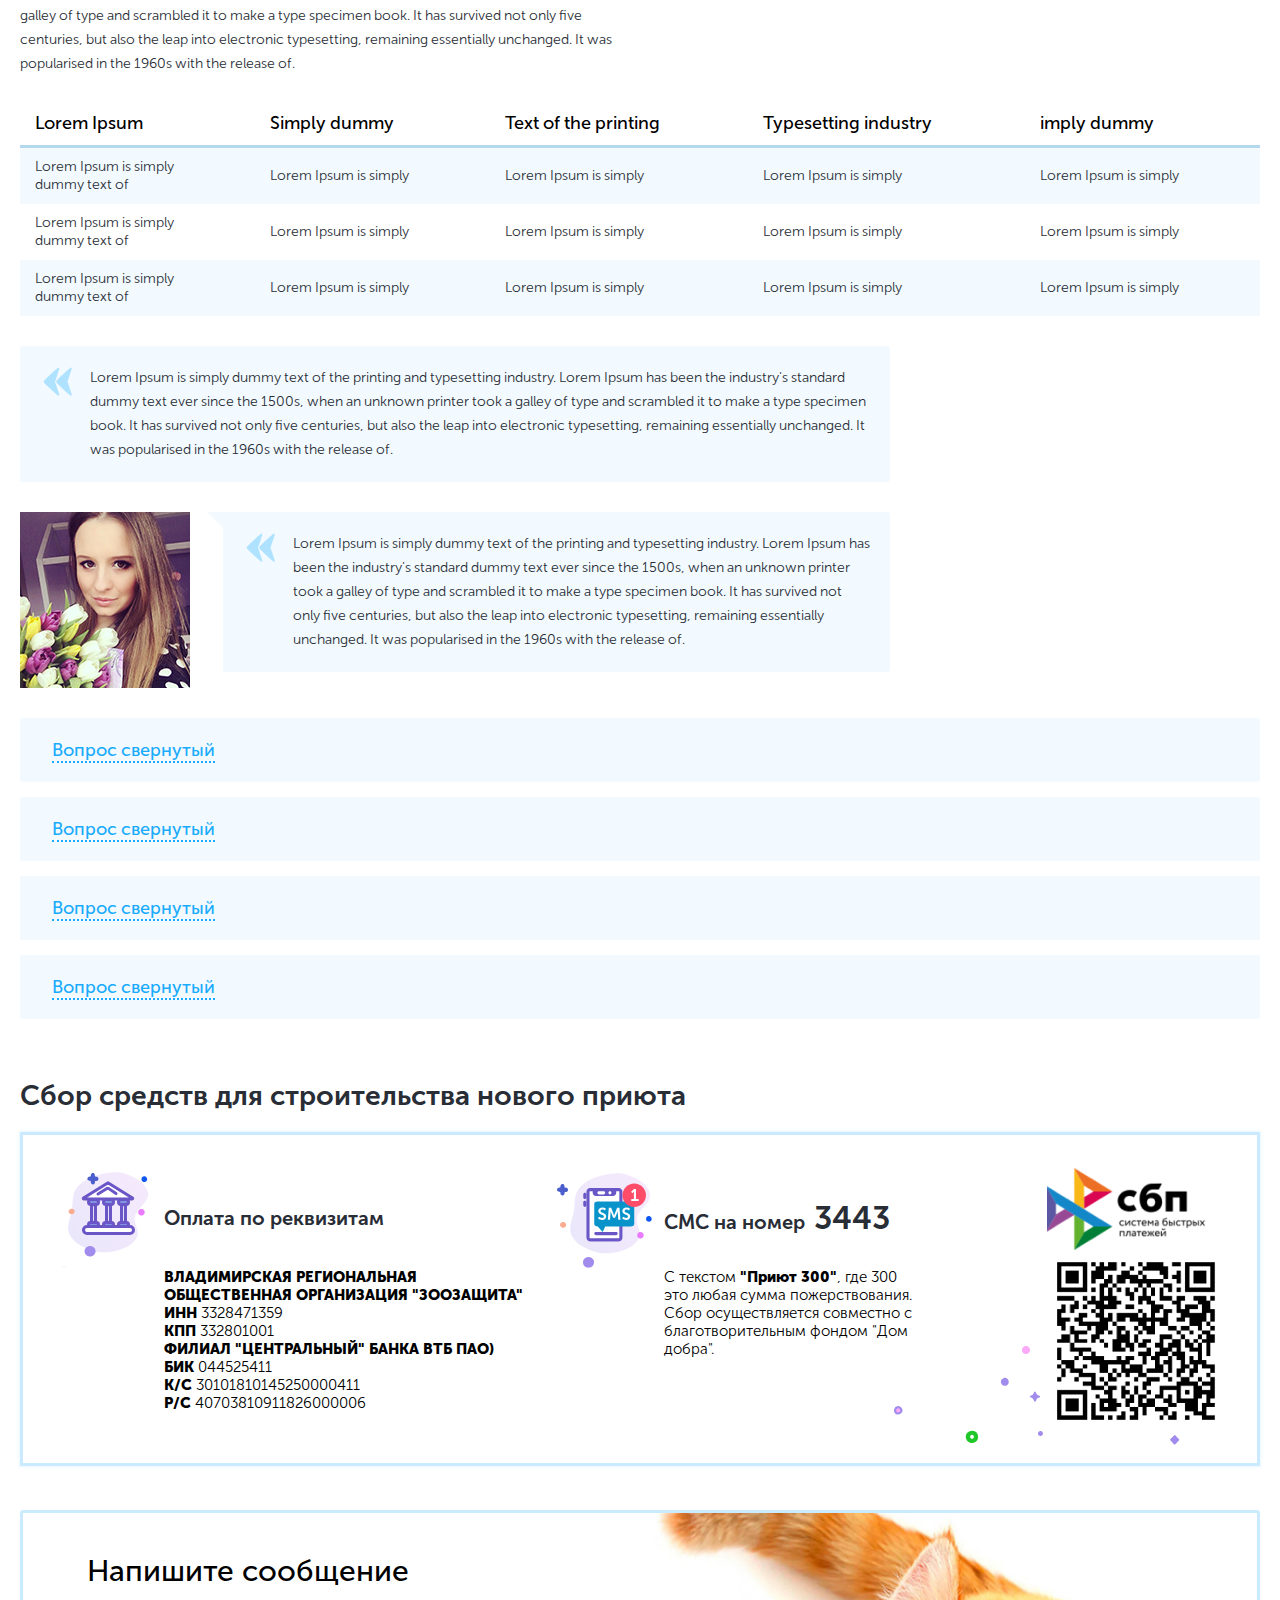
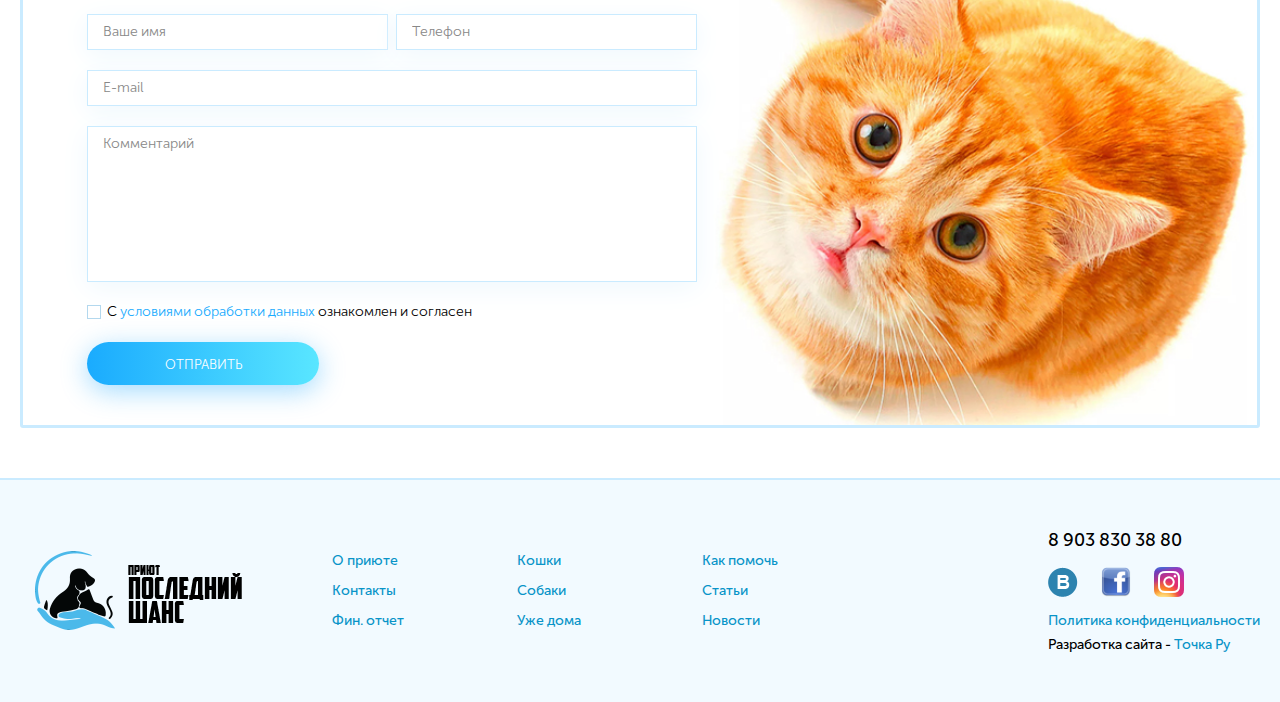
<file: text_page.html>
<!DOCTYPE html>
<html lang="ru">
	<head>
		<meta http-equiv="Content-Type" content="text/html; charset=utf-8" />
		<!-- Переключение IE в последнию версию, на случай если в настройках пользователя стоит меньшая -->
		<meta http-equiv="X-UA-Compatible" content="IE=edge" />

		<!-- Адаптирование страницы для мобильных устройств -->
		<meta name="viewport" content="width=device-width, initial-scale=1, maximum-scale=1" />

		<!-- Запрет распознования номера телефона -->
		<meta name="format-detection" content="telephone=no" />
		<meta name="SKYPE_TOOLBAR" content ="SKYPE_TOOLBAR_PARSER_COMPATIBLE" />

		<!-- Заголовок страницы -->
		<title>Заголовок страницы</title>

		<!-- Данное значение часто используют(использовали) поисковые системы -->
		<meta name="description" content="" />
		<meta name="keywords" content="" />

		<!-- Традиционная иконка сайта, размер 16x16, прозрачность поддерживается. Рекомендуемый формат: .ico или .png -->
		<link rel="shortcut icon" href="images/favicon.ico" />

		<!-- Подключение файлов стилей -->
		<link rel="stylesheet" href="css/fancybox.css" />
		<link rel="stylesheet" href="css/owl.carousel.css" />
		<link rel="stylesheet" href="css/styles.css" />

		<link rel="stylesheet" href="css/response_1269.css" media="(max-width: 1269px)" />
		<link rel="stylesheet" href="css/response_1023.css" media="(max-width: 1023px)" />
		<link rel="stylesheet" href="css/response_767.css" media="(max-width: 767px)" />
		<link rel="stylesheet" href="css/response_479.css" media="(max-width: 479px)" />
	</head>

	<body>
		<div class="wrap">
			<!-- Шапка -->
			<header>
				<div class="cont">
					<div class="logo">
						<a href="/"><img src="images/logo.png" alt="" /></a>
					</div>


					<a href="#" class="mob_menu_link">
						<span></span>
						<span></span>
						<span></span>
					</a>


					<nav class="menu">
						<div class="col left">
							<div class="menu_item">
								<a href="/">О приюте</a>
							</div>

							<div class="menu_item">
								<a href="/">Кошки</a>
							</div>

							<div class="menu_item">
								<a href="/">Собаки</a>
							</div>

							<div class="menu_item">
								<a href="/">Уже дома</a>
							</div>
						</div>

						<div class="col right">
							<div class="menu_item">
								<a href="/">Как помочь</a>
							</div>

							<div class="menu_item">
								<a href="/">Фин.отчет</a>
							</div>

							<div class="menu_item">
								<a href="/">Новости</a>
							</div>

							<div class="menu_item">
								<a href="/">Контакты</a>
							</div>
						</div>
					</nav>


					<div class="socials">
						<a href="/" target="_blank" rel="noopener nofollow">
							<img src="images/ic_soc1.png" alt="">
						</a>

						<a href="/" target="_blank" rel="noopener nofollow">
							<img src="images/ic_soc2.png" alt="">
						</a>

						<a href="/" target="_blank" rel="noopener nofollow">
							<img src="images/ic_soc3.png" alt="">
						</a>
					</div>


					<div class="phone">8 903 830 38 80</div>
				</div>
			</header>
			<!-- End Шапка -->


			<!-- Основная часть -->
			<section class="page_content">
				<div class="cont">
					<div class="breadcrumbs">
						<a href="/">Главная</a> <span class="sep">/</span>
						Текстовая страница
					</div>


					<div class="text_page text_block">
						<div class="img_slider owl-carousel">
							<div class="slide">
								<img src="images/text_slider_img.jpg" alt="" />
							</div>

							<div class="slide">
								<img src="images/text_slider_img.jpg" alt="" />
							</div>

							<div class="slide">
								<img src="images/text_slider_img.jpg" alt="" />
							</div>
						</div>


						<div class="gallery">
							<div class="slider owl-carousel">
								<div class="slide">
									<a href="images/gallery_thumb1.jpg" class="fancy_img" data-fancybox="gallery">
										<img src="images/gallery_thumb1.jpg" alt="" />
									</a>
								</div>

								<div class="slide">
									<a href="images/gallery_thumb2.jpg" class="fancy_img" data-fancybox="gallery">
										<img src="images/gallery_thumb2.jpg" alt="" />
									</a>
								</div>

								<div class="slide">
									<a href="images/gallery_thumb3.jpg" class="fancy_img" data-fancybox="gallery">
										<img src="images/gallery_thumb3.jpg" alt="" />
									</a>
								</div>

								<div class="slide">
									<a href="images/gallery_thumb3.jpg" class="fancy_img" data-fancybox="gallery">
										<img src="images/gallery_thumb3.jpg" alt="" />
									</a>
								</div>

								<div class="slide">
									<a href="images/gallery_thumb1.jpg" class="fancy_img" data-fancybox="gallery">
										<img src="images/gallery_thumb1.jpg" alt="" />
									</a>
								</div>

								<div class="slide">
									<a href="images/gallery_thumb2.jpg" class="fancy_img" data-fancybox="gallery">
										<img src="images/gallery_thumb2.jpg" alt="" />
									</a>
								</div>

								<div class="slide">
									<a href="images/gallery_thumb3.jpg" class="fancy_img" data-fancybox="gallery">
										<img src="images/gallery_thumb3.jpg" alt="" />
									</a>
								</div>

								<div class="slide">
									<a href="images/gallery_thumb3.jpg" class="fancy_img" data-fancybox="gallery">
										<img src="images/gallery_thumb3.jpg" alt="" />
									</a>
								</div>
							</div>
						</div>


						<div class="gallery gallery2">
							<div class="slider owl-carousel">
								<div class="slide">
									<img src="images/gallery_thumb3.jpg" alt="" />

									<div class="desc">Lorem Ipsum is simply dummy text of the printing and typesetting industry. Lorem Ipsum has been the industry's standard dummy text ever since the 1500s, when an unknown printer took a galley of type and scrambled it to make a type specimen book.</div>
								</div>

								<div class="slide">
									<img src="images/gallery_thumb4.jpg" alt="" />

									<div class="desc">Lorem Ipsum is simply dummy text of the printing and typesetting industry. Lorem Ipsum has been the industry's standard dummy text ever since the 1500s, when an unknown printer took a galley of type and scrambled it to make a type specimen book.</div>
								</div>

								<div class="slide">
									<img src="images/gallery_thumb5.jpg" alt="" />

									<div class="desc">Lorem Ipsum is simply dummy text of the printing and typesetting industry. Lorem Ipsum has been the industry's standard dummy text ever since the 1500s, when an unknown printer took a galley of type and scrambled it to make a type specimen book.</div>
								</div>

								<div class="slide">
									<img src="images/gallery_thumb6.jpg" alt="" />

									<div class="desc">Lorem Ipsum is simply dummy text of the printing and typesetting industry. Lorem Ipsum has been the industry's standard dummy text ever since the 1500s, when an unknown printer took a galley of type and scrambled it to make a type specimen book.</div>
								</div>

								<div class="slide">
									<img src="images/gallery_thumb3.jpg" alt="" />

									<div class="desc">Lorem Ipsum is simply dummy text of the printing and typesetting industry. Lorem Ipsum has been the industry's standard dummy text ever since the 1500s, when an unknown printer took a galley of type and scrambled it to make a type specimen book.</div>
								</div>

								<div class="slide">
									<img src="images/gallery_thumb4.jpg" alt="" />

									<div class="desc">Lorem Ipsum is simply dummy text of the printing and typesetting industry. Lorem Ipsum has been the industry's standard dummy text ever since the 1500s, when an unknown printer took a galley of type and scrambled it to make a type specimen book.</div>
								</div>

								<div class="slide">
									<img src="images/gallery_thumb5.jpg" alt="" />

									<div class="desc">Lorem Ipsum is simply dummy text of the printing and typesetting industry. Lorem Ipsum has been the industry's standard dummy text ever since the 1500s, when an unknown printer took a galley of type and scrambled it to make a type specimen book.</div>
								</div>

								<div class="slide">
									<img src="images/gallery_thumb6.jpg" alt="" />

									<div class="desc">Lorem Ipsum is simply dummy text of the printing and typesetting industry. Lorem Ipsum has been the industry's standard dummy text ever since the 1500s, when an unknown printer took a galley of type and scrambled it to make a type specimen book.</div>
								</div>
							</div>
						</div>


						<h1>Lorem Ipsum is simply dummy text of the printing and typesetting industry (H1).</h1>

						<p>
							Lorem Ipsum is simply dummy text of the printing and typesetting industry. Lorem Ipsum has been the industry's standard dummy text ever since the 1500s, when an unknown printer took a galley of type and scrambled it to make a type specimen book.
						</p>

						<p>
							It was popularised in the 1960s with the release of Letraset sheets containing Lorem Ipsum passages, and more recently with desktop publishing software like Aldus PageMaker including versions of Lorem Ipsum.
						</p>


						<h2>Lorem Ipsum is simply dummy text of the printing and typesetting industry (H2).</h2>

						<p>
							Lorem Ipsum is simply dummy text of the printing and typesetting industry. Lorem Ipsum has been the industry's standard dummy text ever since the 1500s, when an unknown printer took a galley of type and scrambled it to make a type specimen book. It has survived not only five centuries, but also the leap into electronic typesetting, remaining essentially unchanged.<br /> It was popularised in the 1960s with the release of Letraset sheets containing Lorem Ipsum passages, and more recently with desktop publishing software like Aldus PageMaker including versions of Lorem Ipsum.
						</p>


						<h3>Lorem Ipsum is simply dummy text of the printing and typesetting industry (H3).</h3>

						<p>
							Lorem Ipsum is simply dummy text of the printing and typesetting industry. Lorem Ipsum has been the industry's standard dummy text ever since the 1500s, when an unknown printer took a galley of type and scrambled it to make a type specimen book. It has survived not only five centuries, but also the leap into electronic typesetting, remaining essentially unchanged.<br /> It was popularised in the 1960s with the release of Letraset sheets containing Lorem Ipsum passages, and more recently with desktop publishing software like Aldus PageMaker including versions of Lorem Ipsum.
						</p>


						<h4>Lorem Ipsum is simply dummy text of the printing and typesetting industry (H4).</h4>

						<p>
							Lorem Ipsum is simply dummy text of the printing and typesetting industry. Lorem Ipsum has been the industry's standard dummy text ever since the 1500s, when an unknown printer took a galley of type and scrambled it to make a type specimen book. It has survived not only five centuries, but also the leap into electronic typesetting, remaining essentially unchanged.<br /> It was popularised in the 1960s with the release of Letraset sheets containing Lorem Ipsum passages, and more recently with desktop publishing software like Aldus PageMaker including versions of Lorem Ipsum.
						</p>


						<h5>Lorem Ipsum is simply dummy text of the printing and typesetting industry (H5).</h5>

						<p>
							Lorem Ipsum is simply dummy text of the printing and typesetting industry. Lorem Ipsum has been the industry's standard dummy text ever since the 1500s, when an unknown printer took a galley of type and scrambled it to make a type specimen book. It has survived not only five centuries, but also the leap into electronic typesetting, remaining essentially unchanged.<br /> It was popularised in the 1960s with the release of Letraset sheets containing Lorem Ipsum passages, and more recently with desktop publishing software like Aldus PageMaker including versions of Lorem Ipsum.
						</p>


						<h6>Lorem Ipsum is simply dummy text of the printing and typesetting industry (H6).</h6>

						<p>
							Lorem Ipsum is simply dummy text of the printing and typesetting industry. Lorem Ipsum has been the industry's standard dummy text ever since the 1500s, when an unknown printer took a galley of type and scrambled it to make a type specimen book. It has survived not only five centuries, but also the leap into electronic typesetting, remaining essentially unchanged.<br /> It was popularised in the 1960s with the release of Letraset sheets containing Lorem Ipsum passages, and more recently with desktop publishing software like Aldus PageMaker including versions of Lorem Ipsum.
						</p>


						<ol>
							<li>Lorem Ipsum is simply dummy text of the printing and typesetting industry.</li>
							<li>Lorem Ipsum has been the industry's standard dummy text ever since the 1500s,</li>
							<li>when an unknown printer took a galley of type and scrambled it to make a type specimen book.</li>
							<li>It has survived not only five centuries, but also the leap into electronic typesetting, remaining essentially unchanged.</li>
							<li>It was popularised in the 1960s with the release of Letraset sheets containing.</li>
							<li>Lorem Ipsum passages, and more recently with desktop</li>
							<li>publishing software like Aldus PageMaker including versions of Lorem Ipsum.</li>
						</ol>

						<ul>
							<li>Lorem Ipsum is simply dummy text of the printing and typesetting industry.</li>
							<li>Lorem Ipsum has been the industry's standard dummy text ever since the 1500s,</li>
							<li>when an unknown printer took a galley of type and scrambled it to make a type specimen book.</li>
							<li>It has survived not only five centuries, but also the leap into electronic typesetting, remaining essentially unchanged.</li>
							<li>It was popularised in the 1960s with the release of Letraset sheets containing.</li>
							<li>Lorem Ipsum passages, and more recently with desktop</li>
							<li>publishing software like Aldus PageMaker including versions of Lorem Ipsum.</li>
						</ul>


						<div class="col left">
							<!--form action="" class="form">
								<div class="line">
									<div class="field">
										<input type="text" name="" value="" class="input" placeholder="Ваше имя" />
									</div>
								</div>


								<div class="line">
									<div class="field">
										<input type="text" name="" value="Ваше имя" class="input error" placeholder="Ваше имя" />
									</div>
								</div>


								<div class="line">
									<div class="field">
										<select name="">
											<option value="0" data-display="Lorem Ipsum is simply dummy"></option>
											<option value="1">Вариант 1</option>
											<option value="2">Вариант 21</option>
											<option value="3">Вариант 3</option>
										</select>
									</div>
								</div>


								<div class="line">
									<div class="field">
										<input type="file" name="file" id="file" />
										<label for="file">
											<span class="path">File name ...</span>
											<span class="btn">Select File</span>
										</label>
									</div>
								</div>


								<div class="line">
									<div class="field">
										<textarea name="" placeholder="">Lorem Ipsum is simply dummy</textarea>
									</div>
								</div>


								<div class="col left">
									<div class="line">
										<input type="checkbox" name="group1" id="group1_check1" />
										<label for="group1_check1">Lorem Ipsum is simply dummy</label>
									</div>
								</div>

								<div class="col right">
									<div class="line">
										<input type="radio" name="group2" id="group2_check1" />
										<label for="group2_check1">Lorem Ipsum is simply dummy</label>
									</div>
								</div>
								<div class="clear"></div>


								<div class="submit">
									<div class="col left">
										<button type="reset" class="reset_btn">RESET</button>
									</div>

									<div class="col right">
										<button type="submit" class="submit_btn">SUBMIT</button>
									</div>
									<div class="clear"></div>
								</div>
							</form-->


							<p>
								Lorem Ipsum is simply dummy text of the printing and typesetting industry. Lorem Ipsum has been the industry's standard dummy text ever since the 1500s, when an unknown printer took a galley of type and scrambled it to make a type specimen book. It has survived not only five centuries, but also the leap into electronic typesetting, remaining essentially unchanged. It was popularised in the 1960s with the release of.
							</p>
						</div>
						<div class="clear"></div>


						<div class="table-responsive" style="max-width: 100%; overflow: auto;">
							<table>
								<thead>
									<tr>
										<th>Lorem Ipsum</th>
										<th>Simply dummy</th>
										<th>Text of the printing</th>
										<th>Typesetting industry</th>
										<th>imply dummy</th>
									</tr>
								</thead>

								<tbody>
									<tr>
										<td>Lorem Ipsum is simply<br /> dummy text of</td>
										<td>Lorem Ipsum is simply</td>
										<td>Lorem Ipsum is simply</td>
										<td>Lorem Ipsum is simply</td>
										<td>Lorem Ipsum is simply</td>
									</tr>

									<tr>
										<td>Lorem Ipsum is simply<br /> dummy text of</td>
										<td>Lorem Ipsum is simply</td>
										<td>Lorem Ipsum is simply</td>
										<td>Lorem Ipsum is simply</td>
										<td>Lorem Ipsum is simply</td>
									</tr>

									<tr>
										<td>Lorem Ipsum is simply<br /> dummy text of</td>
										<td>Lorem Ipsum is simply</td>
										<td>Lorem Ipsum is simply</td>
										<td>Lorem Ipsum is simply</td>
										<td>Lorem Ipsum is simply</td>
									</tr>
								</tbody>
							</table>
						</div>


						<blockquote>Lorem Ipsum is simply dummy text of the printing and typesetting industry. Lorem Ipsum has been the industry's standard dummy text ever since the 1500s, when an unknown printer took a galley of type and scrambled it to make a type specimen book. It has survived not only five centuries, but also the leap into electronic typesetting, remaining essentially unchanged. It was popularised in the 1960s with the release of.</blockquote>


						<div class="quote">
							<img src="images/quote_img.jpg" alt="" class="left">

							<blockquote class="left">Lorem Ipsum is simply dummy text of the printing and typesetting industry. Lorem Ipsum has been the industry's standard dummy text ever since the 1500s, when an unknown printer took a galley of type and scrambled it to make a type specimen book. It has survived not only five centuries, but also the leap into electronic typesetting, remaining essentially unchanged. It was popularised in the 1960s with the release of.</blockquote>
							<div class="clear"></div>
						</div>


						<div class="accordion">
							<div class="item">
								<div class="name"><span>Вопрос свернутый</span></div>

								<div class="data">
									<p>
										Lorem Ipsum is simply dummy text of the printing and typesetting industry. Lorem Ipsum has been the industry's standard dummy text ever since the 1500s, when an unknown printer took a galley of type and scrambled it to make a type specimen book. It has survived not only five centuries, but also the leap into electronic typesetting, remaining essentially unchanged. It was popularised in the 1960s with the release of.
									</p>
								</div>
							</div>


							<div class="item">
								<div class="name"><span>Вопрос свернутый</span></div>

								<div class="data">
									<p>
										Lorem Ipsum is simply dummy text of the printing and typesetting industry. Lorem Ipsum has been the industry's standard dummy text ever since the 1500s, when an unknown printer took a galley of type and scrambled it to make a type specimen book. It has survived not only five centuries, but also the leap into electronic typesetting, remaining essentially unchanged. It was popularised in the 1960s with the release of.
									</p>
								</div>
							</div>


							<div class="item">
								<div class="name"><span>Вопрос свернутый</span></div>

								<div class="data">
									<p>
										Lorem Ipsum is simply dummy text of the printing and typesetting industry. Lorem Ipsum has been the industry's standard dummy text ever since the 1500s, when an unknown printer took a galley of type and scrambled it to make a type specimen book. It has survived not only five centuries, but also the leap into electronic typesetting, remaining essentially unchanged. It was popularised in the 1960s with the release of.
									</p>
								</div>
							</div>


							<div class="item">
								<div class="name"><span>Вопрос свернутый</span></div>

								<div class="data">
									<p>
										Lorem Ipsum is simply dummy text of the printing and typesetting industry. Lorem Ipsum has been the industry's standard dummy text ever since the 1500s, when an unknown printer took a galley of type and scrambled it to make a type specimen book. It has survived not only five centuries, but also the leap into electronic typesetting, remaining essentially unchanged. It was popularised in the 1960s with the release of.
									</p>
								</div>
							</div>
						</div>
					</div>


					<div class="requisites">
						<div class="block_title">Сбор средств для строительства нового приюта</div>

						<div class="data">
							<div class="method">
								<div class="name">
									<img src="images/ic_requisites_method1.svg" alt="" class="icon" loading="lazy">
									<span>Оплата по реквизитам</span>
								</div>

								<div class="info">
									<b>ВЛАДИМИРСКАЯ РЕГИОНАЛЬНАЯ ОБЩЕСТВЕННАЯ ОРГАНИЗАЦИЯ "ЗООЗАЩИТА"</b><br>
									<b>ИНН</b> 3328471359<br>
									<b>КПП</b> 332801001<br>
									<b>ФИЛИАЛ "ЦЕНТРАЛЬНЫЙ" БАНКА ВТБ ПАО)</b><br>
									<b>БИК</b> 044525411<br>
									<b>К/С</b> 30101810145250000411<br>
									<b>Р/С</b> 40703810911826000006
								</div>
							</div>

							<div class="method">
								<div class="name">
									<img src="images/ic_requisites_method2.svg" alt="" class="icon" loading="lazy">
									<span>СМС на номер <b>3443</b></span>
								</div>

								<div class="info small">
									С текстом <b>"Приют 300"</b>, где 300 это любая сумма пожерствования.<br>
									Сбор осуществляется совместно с благотворительным фондом "Дом добра".
								</div>
							</div>

							<div class="qr_code">
								<img src="images/requisites_spb_logo.png" alt="" class="logo" loading="lazy">

								<img src="images/requisites_qr_code.png" alt="" class="img" loading="lazy">
							</div>

							<img src="images/bg_requisites.svg" alt="" class="bg" loading="lazy">
						</div>
					</div>


					<div class="feedback">
						<div class="title">Напишите сообщение</div>

						<form action="" class="form">
							<div class="lines">
								<div class="line">
									<div class="field">
										<input type="text" name="" value="" class="input" placeholder="Ваше имя" />
									</div>
								</div>

								<div class="line">
									<div class="field">
										<input type="tel" name="" value="" class="input" placeholder="Телефон" />
									</div>
								</div>
							</div>


							<div class="line">
								<div class="field">
									<input type="email" name="" value="" class="input" placeholder="E-mail" />
								</div>
							</div>


							<div class="line">
								<div class="field">
									<textarea name="" placeholder="Комментарий"></textarea>
								</div>
							</div>


							<div class="line agree">
								<div class="field">
									<input type="checkbox" name="agree" id="agree_check" />
									<label for="agree_check">С <a href="/">условиями обработки данных</a> ознакомлен и согласен</label>
								</div>
							</div>


							<div class="submit">
								<button type="submit" class="submit_btn">ОТПРАВИТЬ</button>
							</div>
						</form>
					</div>
				</div>
			</section>
			<!-- End Основная часть -->


			<!-- Подвал -->
			<footer>
				<div class="cont">
					<div class="logo">
						<img src="images/logo2.png" alt="" />
					</div>


					<ul class="links">
						<li><a href="/">О приюте</a></li>
						<li><a href="/">Контакты</a></li>
						<li><a href="/">Фин. отчет</a></li>
						<li><a href="/">Кошки</a></li>
						<li><a href="/">Собаки</a></li>
						<li><a href="/">Уже дома</a></li>
						<li><a href="/">Как помочь</a></li>
						<li><a href="/">Статьи</a></li>
						<li><a href="/">Новости</a></li>
					</ul>


					<div class="contacts">
						<div class="phone">8 903 830 38 80</div>

						<div class="socials">
							<a href="/" target="_blank" rel="noopener nofollow">
								<img src="images/ic_soc1.png" alt="">
							</a>

							<a href="/" target="_blank" rel="noopener nofollow">
								<img src="images/ic_soc2.png" alt="">
							</a>

							<a href="/" target="_blank" rel="noopener nofollow">
								<img src="images/ic_soc3.png" alt="">
							</a>
						</div>

						<div class="privacy_policy">
							<a href="/">Политика конфиденциальности</a>
						</div>

						<div class="creator">Разработка сайта - <a href="/" target="_blank" rel="noopener">Точка Ру</a></div>
					</div>
				</div>
			</footer>
			<!-- End Подвал -->
		</div>


		<div class="buttonUp">
			<a href="#top">вверх</a>
		</div>


		<!-- Подключение javascript файлов -->
		<script src="js/jquery-3.1.1.min.js"></script>
		<script src="js/jquery-migrate-1.4.1.min.js"></script>
		<script src="js/owl.carousel.min.js"></script>
		<script src="js/nice-select.js"></script>
		<script src="js/fancybox.min.js"></script>
		<script src="js/scripts.js"></script>
	</body>
</html>
</file>
<file: css/styles.css>
@font-face
{
    font-family: 'MuseoSans';
    font-weight: 300;
    font-style: normal;

    src: url('../fonts/MuseoSansCyrl-300.woff') format('woff'),
    url('../fonts/MuseoSansCyrl-300.ttf') format('truetype');
}

@font-face
{
    font-family: 'MuseoSans';
    font-weight: 500;
    font-style: normal;

    src: url('../fonts/MuseoSansCyrl-500.woff') format('woff'),
    url('../fonts/MuseoSansCyrl-500.ttf') format('truetype');
}

@font-face
{
    font-family: 'MuseoSans';
    font-weight: 700;
    font-style: normal;

    src: url('../fonts/MuseoSansCyrl-700.woff') format('woff'),
    url('../fonts/MuseoSansCyrl-700.ttf') format('truetype');
}

@font-face
{
    font-family: 'MuseoSans';
    font-weight: 900;
    font-style: normal;

    src: url('../fonts/MuseoSansCyrl-900.woff') format('woff'),
    url('../fonts/MuseoSansCyrl-900.ttf') format('truetype');
}


*
{
    -webkit-box-sizing: border-box;
       -moz-box-sizing: border-box;
            box-sizing: border-box;
    margin: 0;
    padding: 0;
}
*:before,
*:after
{
    -webkit-box-sizing: border-box;
       -moz-box-sizing: border-box;
            box-sizing: border-box;
}

img
{
    border: none;
}
textarea
{
    overflow: auto;
}
input,
textarea,
input:active,
textarea:active
{
         outline: none transparent !important;
    box-shadow: none;

    -moz-outline: none !important;
}
input[type=submit],
button[type=submit],
input[type=reset],
button[type=reset]
{
    -webkit-border-radius: 0;

    -webkit-appearance: none;
}
:focus
{
    outline: none;
}

/*---------------
    Main styles
---------------*/
.clear
{
    clear: both;
}
.left
{
    float: left;
}
.right
{
    float: right;
}

html
{
    -webkit-font-smoothing: antialiased;
    -moz-osx-font-smoothing: grayscale;
        -ms-text-size-adjust: 100%;
    -webkit-text-size-adjust: 100%;
}

body
{
    background: #fff;

    -webkit-tap-highlight-color: rgba(0,0,0,0);
    -webkit-touch-callout: none;
}

.wrap
{
    overflow: hidden;
}

.cont
{
    position: relative;

    width: 100%;
    max-width: 1270px;
    margin: 0 auto;
    padding: 0 15px;
}



.buttonUp
{
    position: fixed;
    z-index: 999;
    right: 20px;
    bottom: 20px;

    display: none;
}

.buttonUp a
{
    font: 700 12px MuseoSans;

    position: relative;

    display: block;

    width: 95px;
    height: 96px;
    padding-top: 70px;

    text-align: center;
    text-decoration: none;
    text-transform: uppercase;

    color: #292d36;
    border-radius: 50%;
    background: url(../images/ic_buttonUp.png) 50% 50% no-repeat;
}



.block_title
{
    font: 700 30px MuseoSans;

    margin-bottom: 30px;

    color: #292d36;
}

.block_title img
{
    position: relative;
    top: -1px;

    display: inline-block;

    margin-left: 10px;

    vertical-align: middle;
}



.breadcrumbs
{
    font: 300 14px MuseoSans;

    margin-bottom: 30px;

    color: #657272;
}

.breadcrumbs .sep
{
    margin: 0 10px;
}

.breadcrumbs a
{
    text-decoration: none;

    color: #657272;
}

.breadcrumbs a:hover
{
    text-decoration: underline;
}



.page_title
{
    font: 700 55px/60px MuseoSans;

    margin-bottom: 35px;

    color: #040707;
}

.breadcrumbs + .page_title
{
    margin-top: -20px;
}



/*---------------
   Header
---------------*/
header
{
    width: 100%;
    margin-bottom: 10px;
    padding: 23px 0;
}

header.absolute
{
    position: absolute;
    z-index: 100;
    top: 0;
    left: 0;

    margin: 0;
}

header .cont
{
    display: flex;
    align-content: center;
    align-items: center;
    flex-wrap: wrap;
    justify-content: space-between;
}



header .logo
{
    position: absolute;
    top: 0;
    left: 50%;

    margin-left: -25px;

    transform: translateX(-50%);
}

header .logo a,
header .logo img
{
    display: block;

    max-width: 100%;
    margin: 0 auto;
}



header .socials
{
    position: absolute;
    top: -5px;
    right: 260px;

    display: flex;
    align-content: center;
    align-items: center;
    flex-wrap: wrap;
    justify-content: flex-start;
}

header .socials a
{
    display: block;
}

header .socials a + a
{
    margin-left: 15px;
}

header .socials img
{
    display: block;

    width: 20px;
    height: 20px;

    object-fit: cover;
}



header .phone
{
    font: 500 24px/32px MuseoSans;

    position: absolute;
    top: -10px;
    right: 15px;

    padding-left: 30px;

    color: #000;
    background: url(../images/ic_phone.png) 0 50% no-repeat;
}



.mob_menu_link
{
    position: absolute;
    top: 20px;
    right: 0;

    display: none;

    width: 65px;
    height: 52px;
    padding: 15px;
}

.mob_menu_link span
{
    position: relative;

    display: block;

    width: 35px;
    height: 4px;
    margin: 0 auto;

    transition: .2s linear;

    border-radius: 3px;
    background: #000;
}

.mob_menu_link span + span
{
    margin-top: 5px;
}


.mob_menu_link.active span:nth-child(2)
{
    opacity: 0;
}

.mob_menu_link.active span:nth-child(1)
{
    top: 9px;

    -webkit-transform: rotate(45deg);
        -ms-transform: rotate(45deg);
            transform: rotate(45deg);
}

.mob_menu_link.active span:nth-child(3)
{
    top: -9px;

    -webkit-transform: rotate(-45deg);
        -ms-transform: rotate(-45deg);
            transform: rotate(-45deg);
}



header .menu
{
    display: flex;
    align-content: center;
    align-items: center;
    flex-wrap: wrap;
    justify-content: space-between;

    width: 100%;
    padding: 31px 0;
}

header .menu .col.left
{
    display: flex;
    align-content: center;
    align-items: center;
    flex-wrap: wrap;
    justify-content: space-between;

    width: calc(50% - 175px);
}

header .menu .col.right
{
    display: flex;
    align-content: center;
    align-items: center;
    flex-wrap: wrap;
    justify-content: space-between;

    width: calc(50% - 115px);
}

header .menu .menu_item
{
    position: relative;
}

header .menu .menu_item > a
{
    font: 900 13px/32px MuseoSans;

    display: inline-block;

    transition: color .2s linear;
    vertical-align: top;
    text-decoration: none;
    letter-spacing: .05em;
    text-transform: uppercase;

    color: #000;
}

header .menu .menu_item > a:hover
{
    color: #4bb9ea;
}



/*---------------
   Sidebar
---------------*/



/*---------------
   Main section
---------------*/
.first_section
{
    position: relative;
    z-index: 99;

    margin-bottom: 60px;
}

.first_section:before
{
    position: absolute;
    bottom: -479px;
    left: 0;

    display: block;

    width: 100%;
    height: calc(100% + 479px);

    content: '';

    background: url(../images/bg_first_section.png) 50% 100% no-repeat;
}


.first_section .head .cont
{
    display: flex;
    align-content: center;
    align-items: center;
    flex-wrap: wrap;
    justify-content: space-between;

    height: 718px;
}

.first_section .head .title
{
    font: 700 55px MuseoSans;

    width: 470px;
    max-width: 100%;

    color: #040707;
}

.first_section .head .link
{
    font: 700 20px/93px MuseoSans;

    display: inline-block;

    width: 315px;
    max-width: 100%;
    height: 93px;

    text-align: center;
    vertical-align: top;
    text-decoration: none;
    text-transform: uppercase;

    color: #fff;
    border-radius: 100px;
    background:    -moz-linear-gradient(left, #1aabfe 0%, #59e6ff 100%);
    background: -webkit-linear-gradient(left, #1aabfe 0%,#59e6ff 100%);
    background:         linear-gradient(to right, #1aabfe 0%,#59e6ff 100%);
    box-shadow: 0 6px 27px rgba(28,268,253,.41);
}

.first_section .head .link:hover
{
    background: #1aabfe;
    box-shadow: none;
}


.first_section .about .cont
{
    display: flex;
    align-content: flex-start;
    align-items: flex-start;
    flex-wrap: wrap;
    justify-content: space-between;

    height: 498px;
    padding: 25px 15px;
}

.first_section .about .title
{
    font: 700 36px/57px MuseoSans;

    width: 100%;
    margin-bottom: 35px;

    color: #fff;
}

.first_section .about .text
{
    font: 300 18px/30px MuseoSans;

    width: calc(100% - 525px);

    color: #fff;
}

.first_section .about .text b
{
    font-size: 20px;
    font-weight: 500;
}

.first_section .about .text p + p
{
    margin-top: 30px;
}

.first_section .about .block
{
    font: 300 18px/30px MuseoSans;

    width: 471px;
    padding: 28px 38px;

    color: #412d1f;
    border-radius: 10px;
    background: #fff url(../images/bg_first_section_block.png) 100% 50% repeat-y;
}



.help_block
{
    position: relative;
    z-index: 100;

    margin-bottom: 50px;
}


.help_block .block_desc
{
    font-family: MuseoSans;
    font-size: 14px;
    font-weight: 300;
    line-height: 17px;

    margin-bottom: 25px;
}


.help_block .grid.level1
{
    display: flex;
    align-content: flex-start;
    align-items: stretch;
    flex-wrap: wrap;
    justify-content: flex-start;

    margin-bottom: -20px;
    margin-left: -23px;
}


.help_block .grid.level1 > .item
{
    font: 300 14px/18px MuseoSans;

    width: calc(37% - 23px);
    margin-bottom: 20px;
    margin-left: 23px;
    padding: 29px 39px;

    transition: .2s linear;

    color: #292d36;
    border: 1px solid #e8f3f8;
    background: #fff;
    box-shadow: 0 6px 27px #eff8fd;
}

.help_block .grid.level1 > .item.middle_w
{
    width: calc(63% - 23px);
}

.help_block .grid.level1 > .item.big_w
{
    width: calc(100% - 23px);
}


.help_block .grid.level1 > .item .title
{
    font: 900 18px/31px MuseoSans;

    margin-bottom: 20px;

    transition: color .2s linear;
    text-transform: uppercase;

    color: #292d36;
}

.help_block .grid.level1 > .item .title img
{
    position: relative;
    top: -4px;

    display: inline-block;

    margin-left: 15px;

    vertical-align: middle;
}


.help_block .grid.level1 > .item p + p
{
    margin-top: 7px;
}


.help_block .grid.level1 > .item ul
{
    margin-top: 15px;
}

.help_block .grid.level1 > .item li
{
    position: relative;

    padding-left: 20px;

    list-style-type: none;

    background: url(../images/ic_ul_li.png) 0 3px no-repeat;
}

.help_block .grid.level1 > .item li + li
{
    margin-top: 10px;
}


.help_block .grid.level1 > .item:hover
{
    box-shadow: inset 0 0 0 5px #e8f3f8;
}

.help_block .grid.level1 > .item:hover .title
{
    color: #1aabfe;
}


.help_block .finance .grid
{
    display: flex;
    align-content: flex-start;
    align-items: stretch;
    flex-wrap: wrap;
    justify-content: space-between;

    margin-bottom: -20px;
    margin-left: -23px;
}

.help_block .finance .item
{
    position: relative;

    max-width: calc(50% - 23px);
    margin-bottom: 20px;
    margin-left: 23px;
    padding-left: 40px;
}

.help_block .finance .item .icon
{
    position: absolute;
    top: 0;
    left: 0;

    display: flex;
    align-content: center;
    align-items: center;
    flex-wrap: wrap;
    justify-content: center;

    max-width: 33px;
    max-height: 30px;
}

.help_block .finance .item .icon img
{
    display: block;

    max-width: 100%;
    max-height: 100%;
}

.help_block .finance .item .name
{
    font-size: 16px;
    font-weight: 700;
    line-height: 30px;

    margin-bottom: 10px;
}



.help_block .donation form .columns
{
    display: flex;
    align-content: flex-start;
    align-items: flex-start;
    flex-wrap: wrap;
    justify-content: flex-start;

    margin-left: calc(var(--form_columns_offset) * -1);

    --form_columns_offset: 12px;
}

.help_block .donation form .columns > *
{
    width: calc(50% - var(--form_columns_offset));
    margin-left: var(--form_columns_offset);
}


.help_block .donation form .columns > *.width1of3
{
    width: calc(33.333% - var(--form_columns_offset));
}

.help_block .donation form .columns > *.width2of3
{
    width: calc(66.666% - var(--form_columns_offset));
}

.help_block .donation form .columns > *.width3of3
{
    width: calc(100% - var(--form_columns_offset));
}


.help_block .donation form .line
{
    margin-bottom: 10px;
}


.help_block .donation form .label
{
    font-family: MuseoSans;
    font-size: 13px;
    line-height: 16px;

    margin-bottom: 6px;

    color: #999;
}


.help_block .donation form .field
{
    position: relative;
}

.help_block .donation form .field.row
{
    display: flex;
    align-content: center;
    align-items: center;
    flex-wrap: wrap;
    justify-content: flex-start;
}


.help_block .donation form .input
{
    font-family: MuseoSans;
    font-size: 13px;

    display: block;

    width: 100%;
    height: 28px;
    padding: 0 11px;

    transition: border-color .2s linear;

    color: #000;
    border: 1px solid #d2d2d2;
    background: #fff;
    background: #fff;
}

.help_block .donation form .input.mini
{
    width: 102px;
    max-width: 100%;
    padding-top: 2px;
}

.help_block .donation form .input:-webkit-autofill
{
    -webkit-box-shadow: inset 0 0 0 50px var(--form_bg_color) !important;
}


.help_block .donation form .method
{
    margin-left: 20px;
}

.help_block .donation form .method img
{
    display: block;

    max-width: 100%;
}


.help_block .donation form .monthly
{
    margin-left: 20px;
}


.help_block .donation form input[type=checkbox]
{
    display: none;
}

.help_block .donation form input[type=checkbox] + label
{
    font-family: MuseoSans;
    font-size: 13px;
    line-height: 16px;

    position: relative;

    display: flex;
    align-content: center;
    align-items: center;
    flex-wrap: wrap;
    justify-content: flex-start;

    height: 18px;
    padding-left: 29px;

    cursor: pointer;

    color: #999;
}

.help_block .donation form input[type=checkbox] + label:before
{
    position: absolute;
    top: 0;
    left: 0;

    display: block;

    width: 18px;
    height: 18px;

    content: '';

    border: 1px solid #d2d2d2;
    background: #fff;
}

.help_block .donation form input[type=checkbox] + label:after
{
    position: absolute;
    top: 0;
    left: 0;

    display: block;

    width: 18px;
    height: 18px;

    content: '';
    transition: opacity .2s linear;

    opacity: 0;
    background: url(../images/ic_check.svg) 50%/12px no-repeat;
}

.help_block .donation form input[type=checkbox]:checked + label:after
{
    opacity: 1;
}


.help_block .donation form .submit
{
    padding-top: 6px;
}

.help_block .donation form .submit_btn
{
    font-family: MuseoSans;
    font-size: 14px;

    height: 36px;
    padding: 0 24px;

    transition: .2s linear;

    color: #000;
    border: none;
    border-radius: 4px;
    background: #feda5a;
}


.help_block .donation img
{
    display: block;

    max-width: 100%;
}



.emergency
{
    margin-bottom: 60px;
}

.emergency .text_block
{
    font: 300 16px/24px MuseoSans;

    padding: 19px 19px 19px 28px;

    color: #292d36;
    border: 1px solid #f0ecf8;
    background: #fff;
    box-shadow: 0 6px 27px #f4effd;
}

.emergency .text_block b
{
    font-size: 18px;
    font-weight: 500;
    line-height: 30px;
}

.emergency .text_block p + p
{
    margin-top: 25px;
}

.emergency .text_block .img
{
    overflow: hidden;

    margin-left: 25px;

    border: 1px solid #caebff;
    border-radius: 5px;
}

.emergency .text_block .img img
{
    display: block;

    margin: 0;
}



.search_house
{
    margin-bottom: 45px;
}

.search_house .block_title
{
    margin-bottom: 15px;

    text-align: center;
}

.search_house .slider
{
    width: calc(100% + 30px);
    margin: 0 -15px;
}

.search_house .slide
{
    display: none;
}

.search_house .owl-loaded .slide
{
    display: block;
}

.search_house .item
{
    display: flex;
    align-content: flex-start;
    align-items: stretch;
    flex-wrap: wrap;
    justify-content: flex-start;

    margin: 15px;
}

.search_house .item .foto
{
    width: 295px;
    max-width: 100%;
}

.search_house .item .foto img
{
    display: block;

    width: 100%;
}

.search_house .item .info
{
    font: 300 14px/18px MuseoSans;

    width: calc(100% - 295px);
    padding: 22px 30px;

    color: #292d36;
    border: 1px solid #edf5fa;
    border-radius: 0 3px 3px 0;
    box-shadow: 0 6px 27px #eff8fd;
}

.search_house .item .info .name
{
    font-size: 24px;
    font-weight: 700;
    line-height: 26px;

    margin-bottom: 15px;
}

.search_house .item .info .features
{
    font-weight: 500;

    margin-bottom: 15px;
}



.bottom_text
{
    margin-bottom: 60px;
}



.articles
{
    margin-bottom: 50px;
}

.articles .block_title
{
    text-align: center;
}

.articles .grid
{
    display: flex;
    align-content: flex-start;
    align-items: stretch;
    flex-wrap: wrap;
    justify-content: flex-start;

    margin-bottom: -19px;
    margin-left: -19px;
}

.articles .item
{
    width: calc(25% - 19px);
    margin-bottom: 19px;
    margin-left: 19px;
}

.articles .item .thumb
{
    overflow: hidden;

    border-radius: 3px 3px 0 0;
}

.articles .item .thumb a,
.articles .item .thumb img
{
    display: block;

    width: 100%;
}

.articles .item .info
{
    font: 300 14px/24px MuseoSans;

    padding: 20px;

    transition: .2s linear;

    color: #292d36;
    border: 1px solid #ddf2ff;
    border-top: none;
    border-radius: 0 0 3px 3px;
    background: #fff;
    box-shadow: 0 6px 27px #eff8fd;
}

.articles .item .date
{
    margin-bottom: 15px;
}

.articles .item .name
{
    margin-bottom: 15px;
}

.articles .item .name a
{
    font: 900 18px MuseoSans;

    display: inline-block;

    transition: color .2s linear;
    vertical-align: top;
    text-decoration: none;
    text-transform: uppercase;

    color: #000;
}

.articles .item .name a:hover
{
    color: #0994c8;
}

.articles .item .desc p + p
{
    margin-top: 20px;
}

.articles .item .details
{
    font: 900 16px/24px MuseoSans;

    display: inline-block;

    margin-top: 15px;

    transition: .2s linear;
    vertical-align: top;
    text-decoration: none;

    color: #0994c8;
}

.articles .item .details:hover
{
    text-decoration: underline;

    color: #000;
}

.articles .item:hover .info
{
    box-shadow: inset 0 0 0 4px #e0f3ff;
}



.filter
{
    margin-bottom: 41px;

    border: 1px solid #cbebeb;
    border-radius: 0 50px 50px 0;
    box-shadow: 0 6px 27px #eff8fd;
}

.filter form
{
    display: flex;
    align-content: flex-start;
    align-items: stretch;
    flex-wrap: nowrap;
    justify-content: flex-start;

    padding: 0 13px;
}

.filter .item
{
    display: flex;
    align-content: center;
    align-items: center;
    flex-wrap: nowrap;
    justify-content: flex-start;

    width: 100%;
    padding: 8px 15px;
}

.filter .item .name
{
    font: 300 16px/24px MuseoSans;

    padding-right: 15px;

    white-space: nowrap;

    color: #292d36;
}


.filter .item .field
{
    position: relative;

    width: 100%;
}

.filter select
{
    display: none;
}

.filter .nice-select
{
    position: relative;

    display: block;

    width: 100%;
}

.filter .nice-select .current
{
    font: 300 16px/39px MuseoSans;

    display: block;
    overflow: hidden;

    width: 100%;
    height: 41px;
    padding: 0 39px 0 15px;

    cursor: pointer;
    white-space: nowrap;
    text-overflow: ellipsis;

    color: #292d36;
    border: 1px solid #cee3f4;
    background: #e8f8ff;
}

.filter .nice-select .current:after
{
    position: absolute;
    top: 50%;
    right: 13px;

    display: block;

    width: 12px;
    height: 8px;
    margin-top: -4px;

    content: '';

    border-top: 8px solid #02a2f8;
    border-right: 6px solid transparent;
    border-left: 6px solid transparent;
}

.filter .nice-select .list
{
    position: absolute;
    z-index: 9;
    left: 0;

    display: none;
    overflow: auto;

    width: 100%;
    min-width: 100%;
    margin-top: -1px;

    border: 1px solid #cee3f4;
    border-top: none;
    background: #fff;
}

.filter .nice-select.open .list
{
    display: block;
}

.filter .nice-select .list li
{
    font: 500 14px/18px MuseoSans;

    display: block;

    padding: 8px 15px;

    list-style: none;

    cursor: pointer;
    transition: color .2s linear;

    color: #3b3b3b;
}

.filter .nice-select .list li + li
{
    border-top: 1px solid #cee3f4;
}

.filter .nice-select .list li.selected,
.filter .nice-select .list li:empty
{
    display: none;
}

.filter .nice-select .list li:hover
{
    color: #02a2f8;
}


.filter .submit
{
    margin-right: -13px;
    margin-left: 30px;
    padding: 1px;
}

.filter .submit_btn
{
    font: 700 12px/54px MuseoSans;

    display: inline-block;

    width: 232px;
    height: 54px;

    cursor: pointer;
    vertical-align: top;
    text-transform: uppercase;

    color: #fff;
    border: none;
    border-radius: 100px;
    background:    -moz-linear-gradient(left, #1aabfe 0%, #59e6ff 100%);
    background: -webkit-linear-gradient(left, #1aabfe 0%,#59e6ff 100%);
    background:         linear-gradient(to right, #1aabfe 0%,#59e6ff 100%);
    box-shadow: 0 6px 27px rgba(28,268,253,.41);
}

.filter .submit_btn:hover
{
    background: #1aabfe;
    box-shadow: none;
}



.animals
{
    margin-bottom: 60px;
}

.animals .grid
{
    display: flex;
    align-content: flex-start;
    align-items: stretch;
    flex-wrap: wrap;
    justify-content: flex-start;

    margin-bottom: -63px;
    margin-left: -20px;
}

.animals .animal
{
    display: flex;
    align-content: flex-start;
    align-items: stretch;
    flex-wrap: wrap;
    justify-content: space-between;

    width: calc(50% - 20px);
    margin-bottom: 63px;
    margin-left: 20px;
}

.animals .animal .foto
{
    overflow: hidden;

    width: 295px;
    max-width: 100%;

    border-radius: 3px;
}

.animals .animal .foto a,
.animals .animal .foto img
{
    display: block;

    width: 100%;
}

.animals .animal .info
{
    font: 300 14px/24px MuseoSans;

    width: calc(100% - 295px);
    padding-left: 20px;

    color: #292d36;
}

.animals .animal .info .name
{
    font-size: 20px;
    font-weight: 700;
    line-height: 26px;

    margin-bottom: 12px;
}

.animals .animal .info .name a
{
    display: inline-block;

    transition: color .2s linear;
    vertical-align: top;
    text-decoration: none;

    color: #292d36;
}

.animals .animal .info .name a:hover
{
    color: #02a2f8;
}

.animals .animal .info .features
{
    font-weight: 500;

    margin-bottom: 10px;
}

.animals .animal .info .features div
{
    display: inline-block;

    margin-right: 10px;

    vertical-align: top;
}


.animals .animal:hover
{
    background: #cee3f4;
}

.animals .animal:hover .foto
{
    width: 318px;
    margin: -10px 0 -11px -23px;
}

.animals .animal:hover .info
{
    margin: -10px 0 -11px;
    padding: 10px 0 11px 20px;

    background: #cee3f4;
}



.animal_info
{
    margin-bottom: 110px;
}


.animal_info .images
{
    width: calc(50% - 95px);
}

.animal_info .images .slide
{
    display: none;
}

.animal_info .images .slider .slide:first-child,
.animal_info .images .owl-loaded .slide
{
    display: block;
}

.animal_info .images .slide a,
.animal_info .images .slide img
{
    display: block;

    width: 100%;
}


.animal_info .images .thumbs
{
    padding: 8px 66px 0;
}

.animal_info .images .thumbs .slide a:hover,
.animal_info .images .thumbs .slide a.active
{
    transition: opacity .2s linear;

    opacity: .66;
}


.animal_info .data
{
    font: 300 14px/24px MuseoSans;

    width: calc(50% + 50px);

    color: #040707;
}

.animal_info .data .animal_name
{
    font-size: 55px;
    font-weight: 700;
    line-height: 60px;

    margin-bottom: 20px;
}

.animal_info .data .features
{
    font-weight: 500;

    margin-bottom: 20px;
}

.animal_info .data .dogovor
{
    font: 700 16px MuseoSans;

    display: flex;
    align-content: center;
    align-items: center;
    flex-wrap: wrap;
    justify-content: flex-start;

    min-height: 31px;
    margin-top: 30px;
    padding-left: 41px;

    color: #040707;
    background: url(../images/ic_dogovor.png) 0 0 no-repeat;
}

.animal_info .data .share
{
    margin-top: 40px;
}

.animal_info .data .share img
{
    display: block;

    max-width: 100%;
}



.pagination
{
    padding-top: 50px;

    text-align: center;
}

.pagination a
{
    font: 700 14px/35px MuseoSans;

    position: relative;

    display: inline-block;

    width: 35px;
    height: 35px;

    transition: .2s linear;
    vertical-align: top;
    text-decoration: none;

    color: #323232;
    border-radius: 50%;
}

.pagination a + a
{
    margin-left: 31px;
}

.pagination a:hover,
.pagination a.active
{
    color: #fff;
    background: #02a2f8;
}

.pagination a.prev:after
{
    position: absolute;
    top: 50%;
    left: 50%;

    display: block;

    width: 6px;
    height: 12px;
    margin: -6px 0 0 -5px;

    content: '';
    transition: border-color .2s linear;

    border-top: 6px solid transparent;
    border-right: 6px solid #323232;
    border-bottom: 6px solid transparent;
}

.pagination a.prev:hover
{
    background: none;
}

.pagination a.prev:hover:after
{
    border-right-color: #02a2f8;
}


.pagination a.next:after
{
    position: absolute;
    top: 50%;
    right: 50%;

    display: block;

    width: 6px;
    height: 12px;
    margin: -6px -3px 0 0;

    content: '';
    transition: border-color .2s linear;

    border-top: 6px solid transparent;
    border-bottom: 6px solid transparent;
    border-left: 6px solid #323232;
}

.pagination a.next:hover
{
    background: none;
}

.pagination a.next:hover:after
{
    border-left-color: #02a2f8;
}



.text_block
{
    font: 300 14px/24px MuseoSans;

    color: #292d36;
}

.text_block h1,
.text_block .title
{
    font: 700 36px MuseoSans;

    margin-bottom: 25px;
}


.text_block h2
{
    font: 700 30px MuseoSans;

    margin-bottom: 15px;
}

.text_block * + h2
{
    margin-top: 40px;
}


.text_block h3
{
    font: 700 24px MuseoSans;

    margin-bottom: 15px;
}

.text_block * + h3
{
    margin-top: 40px;
}


.text_block h4
{
    font: 700 20px MuseoSans;

    margin-bottom: 15px;
}

.text_block * + h4
{
    margin-top: 40px;
}


.text_block h5
{
    font: 700 18px MuseoSans;

    margin-bottom: 15px;
}

.text_block * + h5
{
    margin-top: 40px;
}


.text_block h6
{
    font: 700 16px MuseoSans;

    margin-bottom: 15px;
}

.text_block * + h6
{
    margin-top: 40px;
}


.text_block p,
.text_block img,
.text_block iframe,
.text_block ul,
.text_block ol,
.text_block blockquote,
.text_block hr,
.text_block table,
.text_block figure
{
    margin-bottom: 25px;
}


.text_block img,
.text_block iframe
{
    display: block;

    max-width: 100%;
    margin: 0 0 30px;
}

.text_block img.left
{
    max-width: calc(50% - 33px);
    margin-right: 33px;
}

.text_block img.right
{
    max-width: calc(50% - 33px);
    margin-left: 33px;
}


.text_block a
{
    color: #0994c8;
}

.text_block a:hover
{
    text-decoration: none;
}


.text_block .img_slider
{
    margin-bottom: 50px;
}

.text_block .img_slider .slide
{
    display: none;
}

.text_block .img_slider .slide:first-child,
.text_block .img_slider.owl-loaded .slide
{
    display: block;
}

.text_block .img_slider .slide a,
.text_block .img_slider .slide img
{
    display: block;
    overflow: hidden;

    width: 100%;
    margin: 0;

    border-radius: 3px;
}


.text_block .gallery
{
    margin-bottom: 45px;
}

.text_block .gallery .slide
{
    display: none;
}

.text_block .gallery .owl-loaded .slide
{
    display: block;
}

.text_block .gallery .slide a,
.text_block .gallery .slide img
{
    display: block;
    overflow: hidden;

    width: 100%;
    margin: 0;

    border-radius: 3px;
}

.text_block .gallery .desc
{
    font: 300 14px/24px MuseoSans;

    margin-top: 20px;

    color: #585858;
}


.text_block ol
{
    counter-reset: li;
}

.text_block ol li
{
    position: relative;

    padding-left: 30px;

    list-style-type: none;
}

.text_block ol li + li
{
    margin-top: 5px;
}

.text_block ol li:before
{
    font: 700 16px/24px MuseoSans;

    position: absolute;
    top: 0;
    left: 0;

    content: counter(li)'.';
    counter-increment: li;

    color: #1aabfe;
}


.text_block > ul li
{
    padding-left: 30px;

    list-style-type: none;

    background: url(../images/ic_ul_li2.png) 0 2px no-repeat;
}

.text_block > ul li + li
{
    margin-top: 5px;
}


.text_block .col.left,
.text_block .col.right
{
    width: calc(50% - 20px);
}


.text_block .form
{
    margin-bottom: 40px;
}


.text_block table
{
    width: 100%;
    margin-bottom: 30px;

    border-spacing: 0;
    border-collapse: collapse;
}

.text_block table th
{
    font: 500 18px/24px MuseoSans;

    padding: 10px 15px;

    text-align: left;

    color: #000;
    border-bottom: 3px solid #b4d8ee;
}

.text_block table td
{
    font-size: 14px;
    line-height: 18px;

    padding: 10px 15px;

    text-align: left;
    vertical-align: middle;

    background: #f2faff;
}

.text_block table tr:nth-child(2n) td
{
    background: #fff;
}


.text_block blockquote
{
    position: relative;

    width: 870px;
    max-width: 100%;
    margin-bottom: 30px;
    padding: 20px 20px 20px 70px;

    border-radius: 3px;
    background: #f2faff url(../images/ic_quote.png) 23px 21px no-repeat;
}

.text_block blockquote.left
{
    width: 667px;
    max-width: calc(100% - 203px);

    border-radius: 0 3px 3px 3px;
}

.text_block blockquote.left:before
{
    position: absolute;
    top: 0;
    left: -16px;

    display: block;

    width: 16px;
    height: 16px;

    content: '';

    border: 8px solid transparent;
    border-top-color: #f2faff;
    border-right-color: #f2faff;
}


.accordion
{
    margin-bottom: 30px;
}

.accordion .item
{
    transition: .2s linear;

    border: 2px solid #f2faff;
    border-radius: 3px;
    background: #f2faff;
}

.accordion .item + .item
{
    margin-top: 15px;
}

.accordion .item .name
{
    font: 500 18px/20px MuseoSans;

    padding: 20px 30px;

    cursor: pointer;
    transition: .2s linear;

    color: #1aabfe;
}

.accordion .item .name span
{
    transition: border-color .2s linear;

    border-bottom: 2px dotted #1aabfe;
}

.accordion .item .name.active
{
    color: #000;
}

.accordion .item .name:hover span,
.accordion .item .name.active span
{
    border-color: transparent;
}

.accordion .item .data
{
    display: none;

    padding: 0 30px;

    color: #000;
}



.feedback
{
    margin-bottom: 50px;
    padding: 40px 64px;

    border: 3px solid #caebff;
    border-radius: 3px;
    background: #fff url(../images/bg_feedback.jpg) 100% 50% no-repeat;
    background-size: auto 100%;
}

.feedback .title
{
    font: 500 30px MuseoSans;

    margin-bottom: 25px;

    color: #000;
}

.feedback form
{
    width: 610px;
    max-width: 100%;
}

.feedback .form .line
{
    margin-bottom: 20px;
}

.feedback .form .submit
{
    padding: 0;
}

.feedback .form .submit_btn
{
    width: 232px;
    max-width: 100%;
}



.text_page
{
    padding-bottom: 30px;
}



.form .lines
{
    display: flex;
    align-content: flex-start;
    align-items: flex-start;
    flex-wrap: wrap;
    justify-content: flex-start;

    margin-left: -8px;
}

.form .lines .line
{
    width: calc(50% - 8px);
    margin-left: 8px;
}


.form .line
{
    margin-bottom: 12px;
}

.form .field
{
    position: relative;
}

.form .input
{
    font: 300 14px MuseoSans;

    display: block;

    width: 100%;
    height: 36px;
    padding: 0 15px;

    transition: .2s linear;

    color: #010101;
    border: 1px solid #caebff;
    background: #fff;
    box-shadow: 0 6px 27px #eff8fd;
}

.form textarea
{
    font: 300 14px MuseoSans;

    display: block;

    width: 100%;
    height: 156px;
    padding: 8px 15px;

    resize: none;
    transition: .2s linear;

    color: #010101;
    border: 1px solid #caebff;
    background: #fff;
    box-shadow: 0 6px 27px #eff8fd;
}

.form ::-webkit-input-placeholder
{
    color: #888;
}
.form ::-moz-placeholder
{
    color: #888;
}
.form :-moz-placeholder
{
    color: #888;
}
.form :-ms-input-placeholder
{
    color: #888;
}

.form .input.error,
.form textarea.error
{
    color: #ff5a5a;
    border-color: #ff5a5a;
    box-shadow: none;
}


.form select
{
    display: none;
}

.form .nice-select
{
    position: relative;

    display: block;

    width: 100%;
}

.form .nice-select .current
{
    font: 300 14px/34px MuseoSans;

    display: block;
    overflow: hidden;

    width: 100%;
    height: 36px;
    padding: 0 39px 0 15px;

    cursor: pointer;
    white-space: nowrap;
    text-overflow: ellipsis;

    color: #888;
    border: 1px solid #caebff;
    background: #fff;
}

.form .nice-select .current.selected
{
    color: #010101;
}

.form .nice-select .current:after
{
    position: absolute;
    top: 50%;
    right: 13px;

    display: block;

    width: 12px;
    height: 8px;
    margin-top: -4px;

    content: '';

    border-top: 8px solid #02a2f8;
    border-right: 6px solid transparent;
    border-left: 6px solid transparent;
}

.form .nice-select .list
{
    position: absolute;
    z-index: 9;
    left: 0;

    display: none;
    overflow: auto;

    width: 100%;
    min-width: 100%;
    margin-top: -1px;

    border: 1px solid #cee3f4;
    border-top: none;
    background: #fff;
}

.form .nice-select.open .list
{
    display: block;
}

.form .nice-select .list li
{
    font: 300 14px/18px MuseoSans;

    display: block;

    padding: 10px 15px;

    list-style: none;

    cursor: pointer;
    transition: color .2s linear;

    color: #3b3b3b;
}

.form .nice-select .list li + li
{
    border-top: 1px solid #cee3f4;
}

.form .nice-select .list li.selected,
.form .nice-select .list li:empty
{
    display: none;
}

.form .nice-select .list li:hover
{
    color: #02a2f8;
}


.form input[type=file]
{
    display: none;
}

.form input[type=file] + label
{
    display: flex;
    align-content: center;
    align-items: center;
    flex-wrap: wrap;
    justify-content: space-between;

    cursor: pointer;
}

.form input[type=file] + label .path
{
    font: 300 14px/34px MuseoSans;

    overflow: hidden;

    width: calc(100% - 160px);
    height: 36px;
    padding: 0 15px;

    white-space: nowrap;
    text-overflow: ellipsis;

    color: #888;
    border: 1px solid #caebff;
    background: #fff;
}

.form input[type=file] + label .path.active
{
    color: #010101;
}

.form input[type=file] + label .btn
{
    font: 300 14px/36px MuseoSans;

    width: 150px;
    height: 36px;

    text-align: center;

    color: #fff;
    background: -webkit-linear-gradient(left, #1aabfe 0%, #59e6ff 100%);
    background:      -o-linear-gradient(left, #1aabfe 0%, #59e6ff 100%);
    background:         linear-gradient(to right, #1aabfe 0%, #59e6ff 100%);
    box-shadow: 0 6px 27px rgba(28,168,253,.41);
}

.form input[type=file] + label .btn:hover
{
    background: #1aabfe;
    box-shadow: none;
}


.form input[type=checkbox]
{
    display: none;
}

.form input[type=checkbox] + label
{
    font: 300 14px MuseoSans;

    position: relative;

    display: table-cell;

    height: 20px;
    padding-left: 20px;

    cursor: pointer;
    vertical-align: middle;

    color: #010101;
}

.form input[type=checkbox] + label a
{
    text-decoration: none;

    color: #1aabfe;
}

.form input[type=checkbox] + label a:hover
{
    text-decoration: underline;
}

.form input[type=checkbox] + label:before
{
    position: absolute;
    top: 3px;
    left: 0;

    display: block;

    width: 14px;
    height: 14px;

    content: '';

    border: 1px solid #b3d8ee;
    background: #fff;
}

.form input[type=checkbox]:checked + label:before
{
    background:    -moz-linear-gradient(-45deg, #1aabfe 0%, #59e6ff 100%);
    background: -webkit-linear-gradient(-45deg, #1aabfe 0%,#59e6ff 100%);
    background:         linear-gradient(135deg, #1aabfe 0%,#59e6ff 100%);
    box-shadow: inset 0 0 0 1px #fff;
}


.form input[type=radio]
{
    display: none;
}

.form input[type=radio] + label
{
    font: 300 14px MuseoSans;

    position: relative;

    display: table-cell;

    height: 20px;
    padding-left: 20px;

    cursor: pointer;
    vertical-align: middle;

    color: #010101;
}

.form input[type=radio] + label:before
{
    position: absolute;
    top: 3px;
    left: 0;

    display: block;

    width: 14px;
    height: 14px;

    content: '';

    border: 1px solid #b3d8ee;
    border-radius: 50%;
    background: #fff;
}

.form input[type=radio]:checked + label:before
{
    background:    -moz-linear-gradient(-45deg, #1aabfe 0%, #59e6ff 100%);
    background: -webkit-linear-gradient(-45deg, #1aabfe 0%,#59e6ff 100%);
    background:         linear-gradient(135deg, #1aabfe 0%,#59e6ff 100%);
    box-shadow: inset 0 0 0 1px #fff;
}


.form .submit
{
    padding-top: 10px;
}

.form .reset_btn
{
    font: 300 13px/45px MuseoSans;

    display: inline-block;

    width: 100%;
    height: 43px;

    cursor: pointer;
    vertical-align: top;
    text-transform: uppercase;

    color: #fff;
    border: none;
    border-radius: 50px;
    background: #ff4a4a;
}

.form .reset_btn:hover
{
    background: #db4141;
    box-shadow: none;
}


.form .submit_btn
{
    font: 300 13px/45px MuseoSans;

    display: inline-block;

    width: 100%;
    height: 43px;

    cursor: pointer;
    vertical-align: top;
    text-transform: uppercase;

    color: #fff;
    border: none;
    border-radius: 50px;
    background:    -moz-linear-gradient(left, #1aabfe 0%, #59e6ff 100%);
    background: -webkit-linear-gradient(left, #1aabfe 0%,#59e6ff 100%);
    background:         linear-gradient(to right, #1aabfe 0%,#59e6ff 100%);
    box-shadow: 0 6px 27px rgba(28,168,253,.41);
}

.form .submit_btn:hover
{
    background: #1aabfe;
    box-shadow: none;
}



/*---------------
   Advantages
---------------*/
.advantages
{
    margin-bottom: 50px;
}


.advantages .block_title
{
    font-family: MuseoSans;
    font-size: 30px;
    font-weight: 600;

    margin-bottom: 34px;

    color: #292d36;
}


.advantages .row
{
    display: flex;
    align-content: flex-start;
    align-items: flex-start;
    flex-wrap: wrap;
    justify-content: flex-start;

    margin-bottom: -40px;
    margin-left: -100px;
}

.advantages .row > *
{
    width: calc(25% - 100px);
    margin-bottom: 40px;
    margin-left: 100px;
}


.advantages .item
{
    font-family: MuseoSans;
    font-size: 21px;

    text-align: center;
}


.advantages .item .icon
{
    display: flex;
    align-content: center;
    align-items: center;
    flex-wrap: wrap;
    justify-content: center;

    height: 119px;
}

.advantages .item .icon img
{
    display: block;

    max-width: 100%;
    max-height: 100%;
}



/*---------------
   Pets
---------------*/
.pets
{
    margin-bottom: 50px;
}


.pets .section + .section
{
    margin-top: 50px;
}


.pets .block_title
{
    font-family: MuseoSans;
    font-size: 30px;
    font-weight: 600;

    margin-bottom: 26px;

    color: #292d36;
}


.pets .slide
{
    display: none;
}

.pets .owl-loaded .slide
{
    display: block;
}

.pets .owl-carousel .owl-nav .owl-prev
{
    top: 0;
    bottom: auto;
    left: -46px;

    margin: -19px 0 0;
}

.pets .owl-carousel .owl-nav .owl-next
{
    top: 0;
    right: -46px;
    bottom: auto;

    margin: -19px 0 0;
}


.pets .pet
{
    font-family: MuseoSans;

    display: block;

    transition: color .2s linear;
    text-decoration: none;

    color: currentColor;
}


.pets .pet .photo
{
    position: relative;

    overflow: hidden;

    margin-bottom: 16px;
    padding-bottom: 133.632%;

    background: #ddd;
}

.pets .pet .photo img
{
    position: absolute;
    top: 0;
    left: 0;

    display: block;

    width: 100%;
    height: 100%;

    object-fit: cover;
}


.pets .pet .name
{
    font-size: 17px;
    font-weight: 600;
}


.pets .pet .desc
{
    font-size: 16px;

    margin-top: 16px;
}


.pets .pet:hover
{
    color: #50a5fd;
}


.pets .all_link
{
    margin-top: 48px;

    text-align: center;
}


.pets .all_link a
{
    font-family: MuseoSans;
    font-size: 22px;
    font-weight: 600;

    display: inline-block;

    padding: 7px 53px 8px 52px;

    vertical-align: top;
    text-decoration: none;

    color: #fff;
    border-radius: 27px;
    background: linear-gradient(90deg, #1cabfe 0%, #5de6ff 100%);
    box-shadow: 0 12px 16px -5px #d4fffe;
}

.pets .all_link a:hover
{
    background: #1aabfe;
    box-shadow: none;
}


@media (max-width: 1439px)
{
    .pets .owl-carousel .owl-nav .owl-prev
    {
        left: 0;
    }

    .pets .owl-carousel .owl-nav .owl-next
    {
        right: 0;
    }
}



/*--------------------
   What to pick up
--------------------*/
.what_to_pick_up
{
    margin-bottom: 50px;
}


.what_to_pick_up .block_title
{
    font-family: MuseoSans;
    font-size: 30px;
    font-weight: 600;

    margin-bottom: 32px;

    color: #292d36;
}


.what_to_pick_up .text_block
{
    font-size: 16px;
    font-weight: 400;
    line-height: 140%;
}

.what_to_pick_up .text_block b,
.what_to_pick_up .text_block strong
{
    font-weight: 600;
}


.what_to_pick_up .steps
{
    display: flex;
    align-content: flex-start;
    align-items: flex-start;
    flex-wrap: wrap;
    justify-content: space-between;

    width: 940px;
    max-width: 100%;
    margin: 69px auto 0;
}


.what_to_pick_up .sep
{
    width: 100%;
    height: 1px;
}


.what_to_pick_up .step
{
    position: relative;

    width: 224px;
    max-width: 100%;
}

.what_to_pick_up .step.middle
{
    width: 244px;
}

.what_to_pick_up .step.big
{
    width: 312px;
}


.what_to_pick_up .step:after
{
    position: absolute;
    top: 50px;
    left: 100%;

    display: block;

    width: 103px;
    height: 32px;
    margin-left: 9px;

    content: '';

    background: url(../images/pick_up_animal_sep.svg) 0 0 no-repeat;
}


.what_to_pick_up .step:nth-last-child(2)
{
    margin-left: auto;
}


.what_to_pick_up .step:nth-last-child(1)
{
    margin-right: auto;
    margin-left: 115px;
}


.what_to_pick_up .step:nth-child(3):after,
.what_to_pick_up .step:nth-last-child(1):after
{
    display: none;
}


.what_to_pick_up .step .thumb
{
    position: relative;

    display: flex;
    align-content: center;
    align-items: center;
    flex-wrap: wrap;
    justify-content: center;

    height: 141px;
    margin-bottom: 31px;
    padding-left: 15px;
}


.what_to_pick_up .step .thumb img
{
    display: block;

    max-width: 100%;
    max-height: 100%;
}


.what_to_pick_up .step .number
{
    font-family: MuseoSans;
    font-size: 45px;

    position: absolute;
    z-index: 3;
    bottom: -11px;
    left: 0;

    color: #a795f9;
}


.what_to_pick_up .step .desc
{
    font: 16px/130% MuseoSans;
}


.what_to_pick_up .step .desc a
{
    text-decoration: none;

    color: #8b3ffd;
}


.what_to_pick_up .step .desc .phone
{
    font-size: 28px;

    display: block;

    margin: 4px 0 3px;

    white-space: nowrap;
}


.what_to_pick_up .links
{
    display: flex;
    align-content: flex-start;
    align-items: flex-start;
    flex-wrap: wrap;
    justify-content: center;

    margin-top: 34px;
}

.what_to_pick_up .links > * + *
{
    margin-left: 13px;
}


.what_to_pick_up .links a
{
    display: block;

    text-align: center;
    text-decoration: none;

    color: #fff;
}


.what_to_pick_up .links .icon
{
    display: flex;
    align-content: flex-end;
    align-items: flex-end;
    flex-wrap: wrap;
    justify-content: center;

    height: 82px;
}

.what_to_pick_up .links .icon img
{
    display: block;

    max-width: 100%;
    max-height: 100%;
}


.what_to_pick_up .links span
{
    font-family: MuseoSans;
    font-size: 16px;
    font-weight: 600;

    display: block;

    width: 100%;
    padding: 9px 32px 10px;

    border-radius: 27px;
    background: linear-gradient(90deg, #1cabfe 0%, #5de6ff 100%);
    box-shadow: 0 12px 16px -5px #d4fffe;
}


.what_to_pick_up .links a:hover span
{
    background: #1aabfe;
    box-shadow: none;
}



/*---------------
   Fundraising
---------------*/
.fundraising
{
    position: relative;
    z-index: 100;

    margin-bottom: 68px;
}


.fundraising .data
{
    position: relative;

    display: flex;
    align-content: center;
    align-items: center;
    flex-wrap: wrap;
    justify-content: space-between;

    height: 277px;
    margin-top: 124px;
    padding: 0 78px 0 84px;

    border-radius: 112px;
    background: #e6f6ff;
    box-shadow: 0 0 4px 0 #d7f0ff;
}


.fundraising .data:before
{
    position: absolute;
    z-index: -1;
    top: 6px;
    left: 0;

    display: block;

    width: 100%;
    height: 100%;

    content: '';
    pointer-events: none;

    border-radius: inherit;
    background: #a18eed;
    box-shadow: 0 0 4px 0 #d7f0ff;
}


.fundraising .img
{
    position: absolute;
    z-index: 2;
    right: 208px;
    bottom: -6px;

    display: block;

    width: 664px;
    max-width: 100%;

    pointer-events: none;
}


.fundraising .bg
{
    position: absolute;
    z-index: 1;
    right: 0;
    bottom: 0;
    left: 0;

    display: block;

    width: 1215px;
    max-width: 100%;
    margin: 0 auto;

    pointer-events: none;
}


.fundraising .title
{
    font-family: MuseoSans;
    font-size: 30px;
    font-weight: 600;

    position: relative;
    z-index: 3;

    color: #292d36;
}


.fundraising .title span
{
    display: inline-block;

    margin-top: 7px;

    vertical-align: top;
    text-transform: uppercase;

    background: linear-gradient(90deg, #ba65ba 0%, #702ff4 100%);
    -webkit-background-clip: text;
            background-clip: text;

    -webkit-text-fill-color: transparent;
}


.fundraising .link
{
    position: relative;
    z-index: 3;
}


.fundraising .link a
{
    font-family: MuseoSans;
    font-size: 22px;
    font-weight: 600;
    line-height: 43px;

    display: inline-block;

    height: 57px;
    padding: 7px 39px;

    vertical-align: top;
    text-decoration: none;

    color: #fff;
    border-radius: 27px;
    background: linear-gradient(90deg, #1cabfe 0%, #5de6ff 100%);
    box-shadow: 0 12px 16px -5px #d4fffe;
}



@media print,
(max-width: 1439px)
{
    .fundraising .data
    {
        height: 260px;
        margin-top: 120px;
        padding: 0 80px;

        border-radius: 92px;
    }


    .fundraising .link a
    {
        font-size: 20px;
        line-height: 40px;

        height: 52px;
        padding: 6px 32px;
    }
}



/*---------------
   Requisites
---------------*/
.requisites
{
    margin-bottom: 44px;
}


.requisites .block_title
{
    font-family: MuseoSans;
    font-size: 30px;
    font-weight: 600;

    margin-bottom: 18px;

    color: #292d36;
}


.requisites .data
{
    font-family: MuseoSans;

    position: relative;

    display: flex;
    align-content: flex-start;
    align-items: flex-start;
    flex-wrap: wrap;
    justify-content: space-between;

    padding: 33px;

    border: 3px solid #caebff;
    background: #fff;
    box-shadow: 0 0 4px 0 #d7f0ff;

    gap: 10px;
}


.requisites .data .bg
{
    position: absolute;
    z-index: 1;
    right: 77px;
    bottom: 18px;

    display: block;

    width: 286px;
    height: 99px;

    pointer-events: none;
}


.requisites .data > *
{
    position: relative;
    z-index: 3;
}


.requisites .method .name
{
    font-size: 22px;
    font-weight: 600;

    display: flex;
    align-content: flex-start;
    align-items: flex-start;
    flex-wrap: wrap;
    justify-content: flex-start;

    color: #292d36;

    gap: 8px;
}


.requisites .method .icon
{
    display: block;

    width: 100px;
    height: 100px;
}


.requisites .method .name span
{
    align-self: center;

    max-width: calc(100% - 108px);
}


.requisites .method .name b
{
    font-size: 36px;
    font-weight: 700;

    margin-left: 4px;
}


.requisites .method .info
{
    font-size: 16px;
    font-weight: 300;

    max-width: 500px;
    padding-left: 108px;

    color: #000;
}


.requisites .method .info.small
{
    max-width: 366px;
}


.requisites .method .info b
{
    font-weight: 800;
}


.requisites .qr_code
{
    display: flex;
    flex-direction: column;

    margin-left: auto;

    gap: 2px;
}


.requisites .qr_code .logo
{
    display: block;

    width: 161px;
    max-width: 100%;
}


.requisites .qr_code .img
{
    display: block;

    width: 177px;
    max-width: 100%;
}



@media print,
(max-width: 1439px)
{
    .requisites .block_title
    {
        font-size: 28px;

        margin-bottom: 20px;
    }


    .requisites .data
    {
        gap: 32px;
    }


    .requisites .method .name
    {
        font-size: 20px;
    }


    .requisites .method .name b
    {
        font-size: 32px;
    }


    .requisites .method .info
    {
        font-size: 15px;

        max-width: 468px;
    }
}



/*---------------
   Footer
---------------*/
footer
{
    padding: 45px 0;

    border-top: 2px solid #caebff;
    background: #f2faff;
}

footer .cont
{
    display: flex;
    align-content: center;
    align-items: center;
    flex-wrap: wrap;
    justify-content: space-between;
}



footer .logo
{
    padding-left: 15px;
}

footer .logo a,
footer .logo img
{
    display: block;

    max-width: 100%;
    margin: 0 auto;
}



footer .links
{
    width: 555px;
    max-width: 100%;
    margin-right: -10px;
    margin-left: 90px;

            column-count: 3;
    -webkit-column-count: 3;
       -moz-column-count: 3;
    -webkit-column-gap: 0;
       -moz-column-gap: 0;
            column-gap: 0;
}

footer .links li
{
    display: inline-block;

    width: 100%;

    list-style-type: none;

    vertical-align: top;
}

footer .links li a
{
    font: 500 14px/30px MuseoSans;

    display: inline-block;

    transition: color .2s linear;
    vertical-align: top;
    text-decoration: none;

    color: #0994c8;
}

footer .links li a:hover
{
    color: #000;
}



footer .contacts
{
    font: 500 14px/24px MuseoSans;

    margin-left: auto;

    color: #000;
}


footer .contacts .phone
{
    font-size: 18px;
    line-height: 30px;

    margin-bottom: 12px;
}


footer .contacts .socials
{
    display: flex;
    align-content: center;
    align-items: center;
    flex-wrap: wrap;
    justify-content: flex-start;

    margin-bottom: 12px;
}

footer .contacts .socials a
{
    display: block;
}

footer .contacts .socials a + a
{
    margin-left: 23px;
}

footer .contacts .socials img
{
    display: block;
}


footer .contacts a
{
    transition: color .2s linear;
    text-decoration: none;

    color: #0994c8;
}

footer .contacts a:hover
{
    color: #000;
}
</file>
<file: css/response_1269.css>
@media (max-width: 1269px)
{
    /*---------------
	    Main styles
	---------------*/
    .page_title
    {
        font-size: 50px;
        line-height: 55px;
    }



    /*---------------
		Main section
	---------------*/
    .first_section .about .title
    {
        line-height: 40px;
    }

    .first_section .about .text
    {
        line-height: 28px;

        width: calc(100% - 425px);
    }

    .first_section .about .block
    {
        width: 395px;
    }



    .emergency .text_block b
    {
        line-height: 26px;
    }



    .search_house .slider
    {
        width: 100%;
        margin: 0;
        padding: 0 50px;
    }

    .search_house .owl-carousel .owl-nav .owl-prev
    {
        left: 0;
    }

    .search_house .owl-carousel .owl-nav .owl-next
    {
        right: 0;
    }



    .articles .item .info
    {
        line-height: 20px;

        padding: 15px;
    }

    .articles .item .name a
    {
        font-size: 16px;
    }



    .animal_info
    {
        margin-bottom: 70px;
    }



    .filter
    {
        margin-bottom: 30px;
    }

    .filter form
    {
        padding-left: 0;
    }

    .filter .submit
    {
        margin-left: 15px;
    }



    .animals .grid
    {
        margin-bottom: -40px;
    }

    .animals .animal
    {
        width: calc(100% - 20px);
        margin-bottom: 40px;
    }



    .help_block .grid.level1 > .item
    {
        padding: 24px;
    }


    .help_block .finance .item
    {
        width: calc(25% - 23px);
    }


    .help_block .donation form .method
    {
        margin-left: 12px;
    }


    .help_block .donation form .monthly
    {
        margin-left: auto;
    }


    .help_block .donation form .input.mini
    {
        width: 60px;
    }


    .help_block .donation form input[type=checkbox] + label
    {
        padding-left: 24px;
    }



    /*---------------
       Fundraising
    ---------------*/
    .fundraising .data
    {
        height: 248px;
        padding: 0 48px;

        border-radius: 80px;
    }


    .fundraising .title
    {
        font-size: 28px;
    }


    .fundraising .link a
    {
        font-size: 18px;
        line-height: 36px;

        height: 48px;
        padding: 6px 28px;
    }


    .fundraising .img
    {
        right: 136px;
        bottom: -5px;

        width: 578px;
    }



    /*---------------
       Requisites
    ---------------*/
    .requisites .block_title
    {
        font-size: 26px;
    }


    .requisites .data
    {
        padding: 25px;

        gap: 28px;
    }


    .requisites .method .name
    {
        font-size: 18px;
    }


    .requisites .method .name img
    {
        width: 88px;
        height: 88px;
    }


    .requisites .method .name b
    {
        font-size: 28px;
    }


    .requisites .method .name span
    {
        max-width: calc(100% - 98px);
    }


    .requisites .method .info
    {
        font-size: 14px;

        max-width: 338px;
        padding-left: 98px;
    }


    .requisites .qr_code .logo
    {
        width: 148px;
    }



    /*---------------
		Footer
	---------------*/
    footer .links
    {
        width: 455px;
    }
}
</file>
<file: css/response_1023.css>
@media (max-width: 1023px)
{
    /*---------------
        Main styles
    ---------------*/
    .block_title
    {
        font-size: 28px;

        margin-bottom: 25px;
    }



    .buttonUp
    {
        display: none !important;
    }



    .breadcrumbs
    {
        margin-bottom: 20px;
    }



    .breadcrumbs + .page_title
    {
        margin-top: -10px;
    }

    .page_title
    {
        margin-bottom: 25px;
    }



    /*---------------
        Header
    ---------------*/
    .mob_menu_link
    {
        display: block;
    }


    header .menu
    {
        position: absolute;
        z-index: 999;
        top: 95px;
        left: 15px;

        display: none;

        width: calc(100% - 30px);
        padding: 15px;

        border-radius: 3px;
        background: #fff;
        box-shadow: 0 6px 27px #eff8fd;
    }

    header .menu .col.left,
    header .menu .col.right
    {
        width: 100%;
    }

    header .menu .menu_item
    {
        width: 25%;
    }

    header .menu .menu_item > a
    {
        width: 100%;

        text-align: center;
    }


    header .cont
    {
        justify-content: center;
    }


    header .logo
    {
        position: relative;
        top: 0;
        left: 0;

        margin-left: 0;

        transform: none;
    }


    header .socials
    {
        right: auto;
        left: 20px;
    }



    /*---------------
        Main section
    ---------------*/
    .first_section .head .cont
    {
        justify-content: center;

        padding-top: 140px;

        text-align: center;
    }

    .first_section .head .title
    {
        font-size: 50px;

        width: 100%;
        margin-bottom: 50px;
    }


    .first_section .about .cont
    {
        align-content: center;
        align-items: center;
    }

    .first_section .about .text
    {
        width: 100%;
    }

    .first_section .about .block
    {
        display: none;
    }



    .help_block .grid.level1
    {
        margin-bottom: -15px;
        margin-left: -15px;
    }

    .help_block .grid.level1 > .item,
    .help_block .grid.level1 > .item.middle_w
    {
        width: calc(100% - 15px);
        margin-bottom: 15px;
        margin-left: 15px;
        padding: 20px;
    }

    .help_block .grid.level1 > .item.big_w
    {
        width: calc(100% - 15px);
    }


    .help_block .finance .item
    {
        width: calc(50% - 23px);
    }


    .help_block .donation form .method
    {
        margin-left: 20px;
    }


    .help_block .donation form .input.mini
    {
        width: 104px;
    }


    .help_block .donation form input[type=checkbox] + label
    {
        padding-left: 28px;
    }



    .emergency .text_block
    {
        padding: 20px 20px 0;
    }

    .emergency .text_block .img
    {
        width: 100%;
        margin: 0 0 25px;
    }

    .emergency .text_block .img img
    {
        margin: 0 auto;
    }



    .bottom_text
    {
        margin-bottom: 50px;
    }



    .articles .grid
    {
        margin-left: -15px;
    }

    .articles .item
    {
        width: calc(50% - 15px);
        margin-bottom: 15px;
        margin-left: 15px;
    }

    .articles .item .info
    {
        padding: 20px;
    }



    .animal_info
    {
        margin-bottom: 50px;
    }

    .animal_info .images
    {
        width: 100%;
        margin-bottom: 30px;
    }

    .animal_info .data
    {
        width: 100%;

        text-align: center;
    }

    .animal_info .data .animal_name
    {
        font-size: 50px;
        line-height: 50px;
    }

    .animal_info .data .dogovor
    {
        text-align: left;
    }



    .filter
    {
        border-radius: 0;
    }

    .filter form
    {
        flex-wrap: wrap;

        margin-left: -15px;
        padding: 15px;
    }

    .filter .item
    {
        width: calc(33.333% - 15px);
        margin-left: 15px;
        padding: 0;
    }

    .filter .submit
    {
        margin-top: 15px;
        margin-right: 0;
    }



    .text_block .img_slider,
    .text_block .gallery
    {
        margin-bottom: 30px;
    }

    .text_block .owl-carousel .owl-nav .owl-prev
    {
        left: -15px;
    }

    .text_block .owl-carousel .owl-nav .owl-next
    {
        right: -15px;
    }


    .text_block h1,
    .text_block .title
    {
        font-size: 32px;
    }

    .text_block h2
    {
        font-size: 28px;
    }


    .text_block table th
    {
        font-size: 16px;
        line-height: 22px;
    }



    /*---------------
    Advantages
    ---------------*/
    .advantages .block_title
    {
        font-size: 28px;

        margin-bottom: 32px;
    }


    .advantages .row
    {
        margin-bottom: -40px;
        margin-left: -40px;
    }

    .advantages .row > *
    {
        width: calc(25% - 40px);
        margin-bottom: 40px;
        margin-left: 40px;
    }


    .advantages .item
    {
        font-size: 18px;
    }


    .advantages .item .icon
    {
        height: 92px;
        margin-bottom: 8px;
    }



    /*---------------
       Pets
    ---------------*/
    .pets .block_title
    {
        font-size: 28px;

        margin-bottom: 32px;
    }


    .pets .pet .name
    {
        font-size: 16px;
    }


    .pets .pet .desc
    {
        font-size: 15px;
    }


    .pets .all_link
    {
        margin-top: 40px;
    }

    .pets .all_link a
    {
        font-size: 20px;

        padding: 7px 48px 8px;
    }



    /*--------------------
       What to pick up
    --------------------*/
    .what_to_pick_up .block_title
    {
        font-size: 28px;

        margin-bottom: 32px;
    }


    .what_to_pick_up .text_block
    {
        font-size: 15px;
    }


    .what_to_pick_up .steps
    {
        margin-top: 60px;
        margin-bottom: -24px;
    }


    .what_to_pick_up .step
    {
        width: 204px;
        margin-bottom: 24px;
    }

    .what_to_pick_up .step.middle
    {
        width: 224px;
    }

    .what_to_pick_up .step.big
    {
        width: 284px;
    }


    .what_to_pick_up .step:nth-last-child(1)
    {
        margin-left: 80px;
    }


    .what_to_pick_up .step:after
    {
        display: none;
    }


    .what_to_pick_up .step .desc
    {
        font-size: 15px;
    }


    .what_to_pick_up .step .thumb
    {
        height: 120px;
        margin-bottom: 24px;
        padding-left: 12px;
    }


    .what_to_pick_up .step .number
    {
        font-size: 40px;

        bottom: -8px;
    }


    .what_to_pick_up .step .desc .phone
    {
        font-size: 25px;
    }


    .what_to_pick_up .links
    {
        margin-top: 28px;
    }


    .what_to_pick_up .links > * + *
    {
        margin-left: 12px;
    }


    .what_to_pick_up .links span
    {
        font-size: 15px;

        padding: 9px 28px 10px;
    }



    /*---------------
       Fundraising
    ---------------*/
    .fundraising .data
    {
        height: auto;
        margin-top: 0;
        padding: 40px 40px 240px;

        border-radius: 68px;
    }


    .fundraising .title
    {
        width: 100%;

        text-align: center;
    }


    .fundraising .title br
    {
        display: none;
    }


    .fundraising .title span
    {
        display: block;
    }


    .fundraising .link
    {
        width: 100%;
        margin-top: 20px;

        text-align: center;
    }


    .fundraising .link a
    {
        font-size: 18px;
        line-height: 36px;

        height: 48px;
        padding: 6px 28px;
    }


    .fundraising .img
    {
        right: 0;
        bottom: -4px;
        left: 68px;

        width: 520px;
        margin: 0 auto;
    }



    /*---------------
       Requisites
    ---------------*/
    .requisites .block_title
    {
        font-size: 25px;
    }


    .requisites .data
    {
        gap: 32px;
    }


    .requisites .method .name
    {
        font-size: 17px;
    }


    .requisites .method .name img
    {
        width: 80px;
        height: 80px;
    }


    .requisites .method .name b
    {
        font-size: 25px;
    }


    .requisites .method .name span
    {
        max-width: calc(100% - 96px);
    }


    .requisites .method .info
    {
        max-width: 100%;
        padding-left: 96px;
    }



    /*---------------
        Footer
    ---------------*/
    footer
    {
        padding: 30px 0;
    }

    footer .cont
    {
        align-content: flex-start;
        align-items: flex-start;
    }

    footer .links
    {
        width: 250px;
        margin-left: 50px;

                column-count: 2;
        -webkit-column-count: 2;
           -moz-column-count: 2;
    }



    footer .contacts .socials a + a
    {
        margin-left: 20px;
    }

    footer .contacts .socials img
    {
        width: 27px;
    }
}
</file>
<file: css/response_767.css>
@media (max-width: 767px)
{
    /*---------------
        Main styles
    ---------------*/
    .page_title
    {
        font-size: 45px;
        line-height: 45px;
    }



    /*---------------
        Header
    ---------------*/
    header .cont
    {
        justify-content: flex-start;
    }



    header .menu .menu_item
    {
        width: 50%;
    }


    header .socials
    {
        top: 36px;
        right: 90px;
        left: auto;
    }



    /*---------------
        Main section
    ---------------*/
    .first_section
    {
        margin-bottom: 40px;
    }

    .first_section:before
    {
        display: none;
    }


    .first_section .head .cont
    {
        height: 500px;
        padding-top: 120px;
    }

    .first_section .head
    {
        background: #d8f0ff;
    }

    .first_section .head .title
    {
        font-size: 40px;
        line-height: 45px;

        margin-bottom: 40px;
    }

    .first_section .head .link
    {
        font-size: 18px;
        line-height: 60px;

        height: 60px;
    }


    .first_section .about
    {
        background: #9e8ded;
    }

    .first_section .about .cont
    {
        height: auto;
        padding: 40px 15px;
    }

    .first_section .about .title
    {
        font-size: 32px;
        line-height: 36px;

        margin-bottom: 30px;
    }

    .first_section .about .text
    {
        font-size: 16px;
        line-height: 24px;
    }

    .first_section .about .text b
    {
        font-size: 18px;
    }



    .help_block .grid.level1 > .item,
    .help_block .grid.level1 > .item.middle_w
    {
        width: calc(100% - 15px);
    }

    .help_block .grid.level1 > .item .title
    {
        font-size: 16px;

        margin-bottom: 15px;
    }


    .help_block .finance .item
    {
        width: calc(100% - 23px);
        max-width: calc(100% - 23px);
    }

    .help_block .finance .item .name
    {
        margin-bottom: 4px;
    }


    .help_block .donation form .columns > *.width1of3
    {
        width: calc(50% - var(--form_columns_offset));
    }

    .help_block .donation form .columns > *.width2of3
    {
        width: calc(100% - var(--form_columns_offset));
    }


    .help_block .donation form .method
    {
        margin-left: 12px;
    }


    .help_block .donation form .input.mini
    {
        width: 92px;
    }


    .help_block .donation form input[type=checkbox] + label
    {
        padding-left: 24px;
    }



    .emergency .text_block b
    {
        font-size: 16px;
        line-height: 24px;
    }



    .search_house .item .foto
    {
        width: 100%;
    }

    .search_house .item .info
    {
        width: 100%;
        padding: 20px;

        text-align: center;

        border-top: none;
        border-radius: 0 0 3px 3px;
    }



    .text_block h1,
    .text_block .title
    {
        font-size: 28px;
    }

    .text_block h2
    {
        font-size: 26px;
    }


    .text_block table
    {
        width: 758px;
    }

    .text_block table th
    {
        font-size: 15px;
        line-height: 20px;
    }


    .text_block .col.left,
    .text_block .col.right
    {
        width: 100%;
    }


    .text_block blockquote.left
    {
        width: 100%;
        max-width: 100%;
    }

    .text_block blockquote.left:before
    {
        top: -16px;
        left: 0;

        border: 8px solid transparent;
        border-bottom-color: #f2faff;
        border-left-color: #f2faff;
    }



    .feedback
    {
        padding: 30px;

        background: #fff;
    }

    .feedback .title
    {
        font-size: 28px;

        margin-bottom: 20px;
    }



    .articles .item
    {
        width: calc(100% - 15px);
    }



    .animal_info .data .animal_name
    {
        font-size: 45px;
        line-height: 45px;
    }



    .pagination a + a
    {
        margin-left: 16px;
    }



    .filter .item
    {
        width: calc(100% - 15px);
        margin-bottom: 15px;
    }

    .filter .item .name
    {
        width: 100px;
    }

    .filter .submit
    {
        margin-top: 0;
    }



    .animals .animal .foto
    {
        margin-bottom: 15px;
    }

    .animals .animal .info
    {
        width: 100%;
        padding: 0;
    }



    .form .reset_btn
    {
        margin-bottom: 20px;
    }



    /*---------------
    Advantages
    ---------------*/
    .advantages .block_title
    {
        font-size: 25px;

        margin-bottom: 28px;
    }


    .advantages .row
    {
        margin-left: -24px;
    }

    .advantages .row > *
    {
        width: calc(50% - 24px);
        margin-left: 24px;
    }


    .advantages .item
    {
        font-size: 16px;
    }


    .advantages .item .icon
    {
        height: 80px;
    }



    /*---------------
       Pets
    ---------------*/
    .pets .block_title
    {
        font-size: 25px;

        margin-bottom: 28px;
    }


    .pets .all_link a
    {
        font-size: 19px;

        padding: 7px 40px 8px;
    }



    /*--------------------
       What to pick up
    --------------------*/
    .what_to_pick_up .block_title
    {
        font-size: 25px;

        margin-bottom: 28px;
    }


    .what_to_pick_up .steps
    {
        margin-top: 48px;
        margin-bottom: -32px;
    }


    .what_to_pick_up .sep
    {
        display: none;
    }


    .what_to_pick_up .step,
    .what_to_pick_up .step.middle,
    .what_to_pick_up .step.big
    {
        width: calc(50% - 12px);
        margin-bottom: 32px;
    }


    .what_to_pick_up .step:nth-last-child(1)
    {
        margin-left: auto;
    }


    .what_to_pick_up .step .desc
    {
        font-size: 14px;
    }


    .what_to_pick_up .step .thumb
    {
        height: 100px;
        margin-bottom: 20px;
        padding-left: 0;
    }


    .what_to_pick_up .step .number
    {
        font-size: 36px;

        bottom: -6px;
    }


    .what_to_pick_up .step .desc .phone
    {
        font-size: 24px;
    }



    /*---------------
       Fundraising
    ---------------*/
    .fundraising .data
    {
        padding: 40px 24px 192px;

        border-radius: 48px;
    }


    .fundraising .title
    {
        font-size: 25px;
    }


    .fundraising .link a
    {
        font-size: 16px;
    }


    .fundraising .img
    {
        bottom: -3px;
        left: 40px;

        width: 424px;
    }



    /*---------------
       Requisites
    ---------------*/
    .requisites .block_title
    {
        font-size: 22px;
    }


    .requisites .data
    {
        gap: 24px;
    }


    .requisites .method
    {
        width: 100%;
    }


    .requisites .method .name
    {
        font-size: 16px;
    }


    .requisites .method .name img
    {
        width: 68px;
        height: 68px;
    }


    .requisites .method .name b
    {
        font-size: 22px;
    }


    .requisites .method .name span
    {
        max-width: calc(100% - 74px);
    }


    .requisites .method .info
    {
        padding-left: 74px;
    }


    .requisites .qr_code
    {
        margin-right: auto;
        margin-left: auto;
    }



    /*---------------
        Footer
    ---------------*/
    footer .logo
    {
        width: 100%;
        margin-bottom: 20px;
        padding: 0;
    }


    footer .links
    {
        width: 100%;
        margin: 0 0 15px;

                column-count: 3;
        -webkit-column-count: 3;
           -moz-column-count: 3;
    }

    footer .links li a
    {
        width: 100%;

        text-align: center;
    }


    footer .contacts
    {
        display: flex;
        align-content: center;
        align-items: center;
        flex-wrap: wrap;
        justify-content: center;

        width: 100%;

        text-align: center;
    }


    footer .contacts .socials
    {
        margin-left: 30px;
    }

    footer .contacts .socials a + a
    {
        margin-left: 15px;
    }

    footer .contacts .socials img
    {
        width: 24px;
    }


    footer .privacy_policy,
    footer .creator
    {
        width: 100%;
    }
}
</file>
<file: css/response_479.css>
@media (max-width: 479px)
{
    /*---------------
        Main styles
    ---------------*/
    .block_title
    {
        font-size: 24px;

        margin-bottom: 20px;
    }


    .page_title
    {
        font-size: 32px;
        line-height: 34px;
    }



    /*---------------
        Header
    ---------------*/
    header
    {
        padding: 45px 0 15px;
    }



    header .logo
    {
        width: 170px;
    }



    header .phone
    {
        font-size: 22px;

        top: -35px;
    }


    header .socials
    {
        top: 0;
        right: 15px;
        left: auto;
    }



    /*---------------
        Main section
    ---------------*/
    .first_section .head .cont
    {
        height: auto;
        padding-top: 170px;
        padding-bottom: 50px;
    }

    .first_section .head .title
    {
        font-size: 32px;
        line-height: 34px;
    }


    .first_section .about .title
    {
        font-size: 28px;
        line-height: 32px;
    }



    .help_block .finance .item
    {
        width: calc(100% - 27px);
    }


    .help_block .donation form .columns > *.width1of3
    {
        width: calc(100% - var(--form_columns_offset));
    }


    .help_block .donation form .monthly
    {
        width: 100%;
        margin-top: 12px;
        margin-left: 0;
    }



    .emergency .text_block
    {
        padding: 15px 15px 0;
    }



    .search_house .slider
    {
        padding: 0;
    }

    .search_house .item .info
    {
        padding: 15px;
    }



    .text_block h1,
    .text_block .title
    {
        font-size: 25px;
        line-height: 27px;
    }

    .text_block h2
    {
        font-size: 23px;
        line-height: 25px;
    }

    .text_block h3
    {
        font-size: 21px;
        line-height: 23px;
    }

    .text_block h4
    {
        font-size: 19px;
    }


    .text_block .gallery .desc
    {
        line-height: 20px;
    }


    .text_block blockquote
    {
        padding: 15px 15px 15px 60px;

        background-position: 15px 15px;
    }


    .accordion .item .name
    {
        font-size: 16px;
        line-height: 18px;

        padding: 15px 20px;
    }

    .accordion .item .data
    {
        padding: 0 20px;
    }



    .feedback
    {
        padding: 20px;
    }

    .feedback .title
    {
        font-size: 22px;
    }

    .feedback .form .line
    {
        margin-bottom: 15px;
    }



    .form .lines .line
    {
        width: calc(100% - 8px);
    }



    .animal_info .data .animal_name
    {
        font-size: 38px;
        line-height: 40px;
    }



    .articles
    {
        margin-bottom: 30px;
    }



    .pagination
    {
        padding-top: 30px;
    }

    .pagination a + a
    {
        margin-left: 6px;
    }

    .pagination a.prev,
    .pagination a.next
    {
        display: none;
    }



    .filter .submit
    {
        width: calc(100% - 15px);
    }

    .filter .submit_btn
    {
        width: 100%;
    }



    .animals
    {
        margin-bottom: 40px;
    }



    /*---------------
    Advantages
    ---------------*/
    .advantages .block_title
    {
        font-size: 22px;

        margin-bottom: 24px;
    }


    .advantages .row
    {
        margin-left: -20px;
    }

    .advantages .row > *
    {
        width: calc(50% - 20px);
        margin-left: 20px;
    }


    .advantages .item
    {
        font-size: 15px;
    }



    /*---------------
       Pets
    ---------------*/
    .pets .block_title
    {
        font-size: 22px;

        margin-bottom: 24px;
    }


    .pets .pet .name
    {
        font-size: 15px;
    }


    .pets .pet .desc
    {
        font-size: 14px;
    }


    .pets .all_link
    {
        margin-top: 28px;
    }

    .pets .all_link a
    {
        font-size: 18px;
    }



    /*--------------------
       What to pick up
    --------------------*/
    .what_to_pick_up .block_title
    {
        font-size: 22px;

        margin-bottom: 24px;
    }


    .what_to_pick_up .steps
    {
        margin-top: 40px;
    }


    .what_to_pick_up .step,
    .what_to_pick_up .step.middle,
    .what_to_pick_up .step.big
    {
        width: 100%;

        text-align: center;
    }



    /*---------------
       Fundraising
    ---------------*/
    .fundraising .data
    {
        padding: 40px 24px 168px;

        border-radius: 32px;
    }


    .fundraising .title
    {
        font-size: 22px;
    }


    .fundraising .link a
    {
        font-size: 15px;
        line-height: 32px;

        height: 44px;
    }


    .fundraising .img
    {
        bottom: -2px;
        left: 24px;

        width: 324px;
    }



    /*---------------
       Requisites
    ---------------*/
    .requisites .data
    {
        padding: 21px;

        gap: 32px;
    }


    .requisites .method .info
    {
        margin-top: 12px;
        padding-left: 0;
    }


    .requisites .data .bg
    {
        display: none;
    }



    /*---------------
        Footer
    ---------------*/
    footer .contacts .socials
    {
        margin-left: 20px;
    }

    footer .contacts .socials a + a
    {
        margin-left: 12px;
    }
}
</file>
